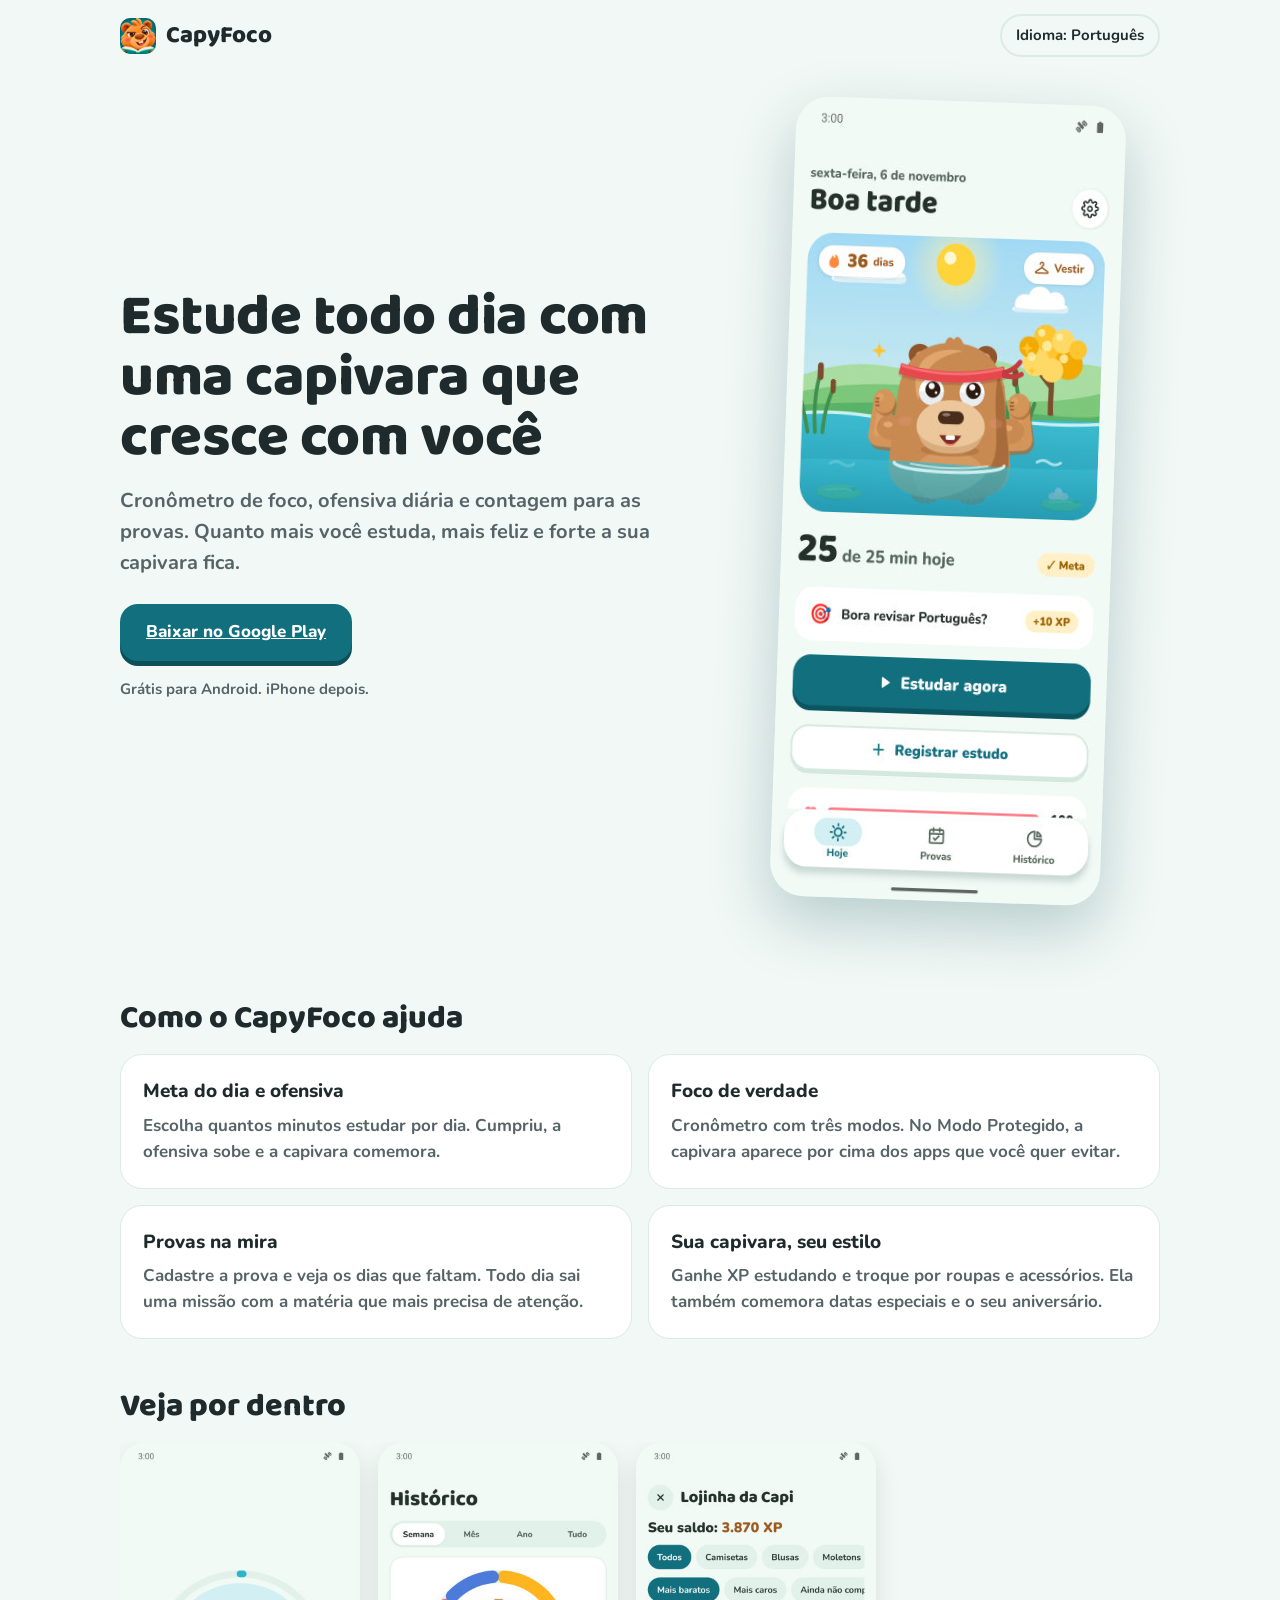
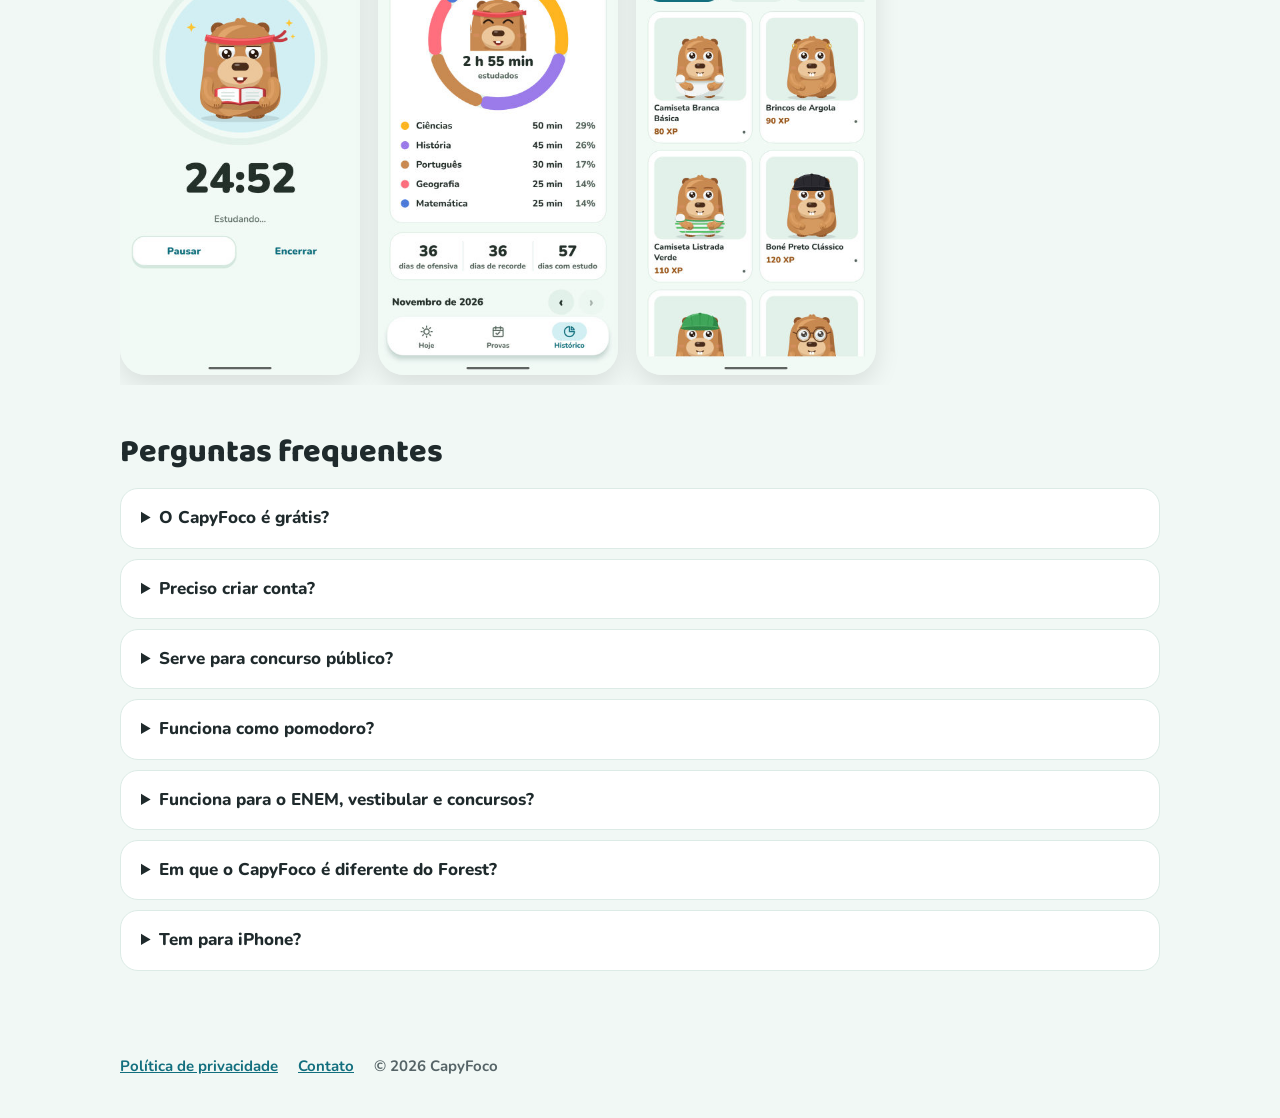
<file: index.html>
<!doctype html>
<html lang="pt-BR">
<head>
  <meta charset="utf-8">
  <meta name="viewport" content="width=device-width, initial-scale=1">
  <title>CapyFoco: app para estudar com capivara virtual</title>
  <meta name="description" content="App para estudar com uma capivara que cresce com você. Cronômetro de estudos estilo pomodoro, ofensiva e contagem para ENEM, vestibular e concursos. Grátis para Android.">
  <link rel="canonical" href="https://samdemendes21.github.io/capyfoco/">
  <link rel="alternate" hreflang="pt-BR" href="https://samdemendes21.github.io/capyfoco/">
  <link rel="alternate" hreflang="en" href="https://samdemendes21.github.io/capyfoco/en.html">
  <link rel="alternate" hreflang="es" href="https://samdemendes21.github.io/capyfoco/es.html">
  <link rel="alternate" hreflang="fr" href="https://samdemendes21.github.io/capyfoco/fr.html">
  <link rel="alternate" hreflang="ja" href="https://samdemendes21.github.io/capyfoco/ja.html">
  <link rel="alternate" hreflang="de" href="https://samdemendes21.github.io/capyfoco/de.html">
  <link rel="alternate" hreflang="ko" href="https://samdemendes21.github.io/capyfoco/ko.html">
  <link rel="alternate" hreflang="zh-TW" href="https://samdemendes21.github.io/capyfoco/zh.html">
  <link rel="alternate" hreflang="it" href="https://samdemendes21.github.io/capyfoco/it.html">
  <link rel="alternate" hreflang="nl" href="https://samdemendes21.github.io/capyfoco/nl.html">
  <link rel="alternate" hreflang="id" href="https://samdemendes21.github.io/capyfoco/id.html">
  <link rel="alternate" hreflang="tr" href="https://samdemendes21.github.io/capyfoco/tr.html">
  <link rel="alternate" hreflang="vi" href="https://samdemendes21.github.io/capyfoco/vi.html">
  <link rel="alternate" hreflang="x-default" href="https://samdemendes21.github.io/capyfoco/en.html">
  <link rel="icon" href="favicon.png">
  <meta property="og:type" content="website">
  <meta property="og:title" content="CapyFoco: app para estudar com capivara virtual">
  <meta property="og:description" content="App para estudar com uma capivara que cresce com você. Cronômetro de estudos estilo pomodoro, ofensiva e contagem para ENEM, vestibular e concursos. Grátis para Android.">
  <meta property="og:image" content="https://samdemendes21.github.io/capyfoco/img/pt-destaque.jpg">
  <meta property="og:url" content="https://samdemendes21.github.io/capyfoco/">
  <meta name="twitter:card" content="summary_large_image">
  <meta name="theme-color" content="#126F7E">
  <link rel="stylesheet" href="style.css">
  <script type="application/ld+json">[{"@context":"https://schema.org","@type":"MobileApplication","name":"CapyFoco","operatingSystem":"Android","applicationCategory":"EducationalApplication","description":"App para estudar com uma capivara que cresce com você. Cronômetro de estudos estilo pomodoro, ofensiva e contagem para ENEM, vestibular e concursos. Grátis para Android.","url":"https://samdemendes21.github.io/capyfoco/","inLanguage":"pt-BR","image":"https://samdemendes21.github.io/capyfoco/img/pt-destaque.jpg","offers":{"@type":"Offer","price":"0","priceCurrency":"USD"},"author":{"@type":"Person","name":"Samuel Mendes"},"installUrl":"https://play.google.com/store/apps/details?id=br.app.capyfoco"},{"@context":"https://schema.org","@type":"FAQPage","mainEntity":[{"@type":"Question","name":"O CapyFoco é grátis?","acceptedAnswer":{"@type":"Answer","text":"Sim. O app é grátis com anúncios. O Premium (opcional) tira os anúncios e libera o Modo Protegido, o silêncio de notificações no foco e 3 protetores de ofensiva por mês."}},{"@type":"Question","name":"Preciso criar conta?","acceptedAnswer":{"@type":"Answer","text":"Não. Seus dados ficam no seu celular. Se quiser, dá para sincronizar com o seu próprio Google Drive."}},{"@type":"Question","name":"Serve para concurso público?","acceptedAnswer":{"@type":"Answer","text":"Sim. Cadastre a data do concurso, estude com o cronômetro todo dia e acompanhe a ofensiva e o tempo por matéria no histórico."}},{"@type":"Question","name":"Funciona como pomodoro?","acceptedAnswer":{"@type":"Answer","text":"Sim. Você escolhe quantos minutos estudar (25 é o padrão do pomodoro), e o cronômetro segue contando mesmo com a tela bloqueada."}},{"@type":"Question","name":"Funciona para o ENEM, vestibular e concursos?","acceptedAnswer":{"@type":"Answer","text":"Sim. Você cadastra a data da prova, acompanha a contagem regressiva e recebe lembretes 7, 3 e 1 dia antes."}},{"@type":"Question","name":"Em que o CapyFoco é diferente do Forest?","acceptedAnswer":{"@type":"Answer","text":"No Forest você planta árvores. No CapyFoco você cuida de uma capivara que cresce com o seu estudo, com ofensiva diária, metas e contagem para provas, tudo no mesmo app."}},{"@type":"Question","name":"Tem para iPhone?","acceptedAnswer":{"@type":"Answer","text":"Por enquanto só Android. A versão para iPhone está nos planos."}}]}]</script>
</head>
<body>
  <header class="top">
    <a class="brand" href=""><img src="img/icon-192.png" alt="" width="36" height="36">CapyFoco</a>
    <details class="lang"><summary>Idioma: Português</summary><nav><a href="" aria-current="page" hreflang="pt-BR" lang="pt-BR">Português</a><a href="en.html" hreflang="en" lang="en">English</a><a href="es.html" hreflang="es" lang="es">Español</a><a href="fr.html" hreflang="fr" lang="fr">Français</a><a href="ja.html" hreflang="ja" lang="ja">日本語</a><a href="de.html" hreflang="de" lang="de">Deutsch</a><a href="ko.html" hreflang="ko" lang="ko">한국어</a><a href="zh.html" hreflang="zh-TW" lang="zh-TW">繁體中文</a><a href="it.html" hreflang="it" lang="it">Italiano</a><a href="nl.html" hreflang="nl" lang="nl">Nederlands</a><a href="id.html" hreflang="id" lang="id">Bahasa Indonesia</a><a href="tr.html" hreflang="tr" lang="tr">Türkçe</a><a href="vi.html" hreflang="vi" lang="vi">Tiếng Việt</a></nav></details>
  </header>
  <main>
    <section class="hero">
      <div class="hero-text">
        <h1>Estude todo dia com uma capivara que cresce com você</h1>
        <p class="sub">Cronômetro de foco, ofensiva diária e contagem para as provas. Quanto mais você estuda, mais feliz e forte a sua capivara fica.</p>
        <p class="cta"><a class="btn" href="https://play.google.com/store/apps/details?id=br.app.capyfoco&amp;hl=pt-BR" rel="noopener">Baixar no Google Play</a></p>
        <p class="note">Grátis para Android. iPhone depois.</p>
      </div>
      <img class="hero-img" src="img/pt-1hoje.jpg" alt="CapyFoco" width="360" height="800">
    </section>
    <section>
      <h2>Como o CapyFoco ajuda</h2>
      <div class="features"><article><h3>Meta do dia e ofensiva</h3><p>Escolha quantos minutos estudar por dia. Cumpriu, a ofensiva sobe e a capivara comemora.</p></article><article><h3>Foco de verdade</h3><p>Cronômetro com três modos. No Modo Protegido, a capivara aparece por cima dos apps que você quer evitar.</p></article><article><h3>Provas na mira</h3><p>Cadastre a prova e veja os dias que faltam. Todo dia sai uma missão com a matéria que mais precisa de atenção.</p></article><article><h3>Sua capivara, seu estilo</h3><p>Ganhe XP estudando e troque por roupas e acessórios. Ela também comemora datas especiais e o seu aniversário.</p></article></div>
    </section>
    <section>
      <h2>Veja por dentro</h2>
      <div class="shots"><img src="img/pt-3foco.jpg" alt="CapyFoco" width="360" height="800" loading="lazy"><img src="img/pt-5historico.jpg" alt="CapyFoco" width="360" height="800" loading="lazy"><img src="img/pt-4loja.jpg" alt="CapyFoco" width="360" height="800" loading="lazy"></div>
    </section>
    <section>
      <h2>Perguntas frequentes</h2>
      <div class="faq"><details><summary>O CapyFoco é grátis?</summary><p>Sim. O app é grátis com anúncios. O Premium (opcional) tira os anúncios e libera o Modo Protegido, o silêncio de notificações no foco e 3 protetores de ofensiva por mês.</p></details><details><summary>Preciso criar conta?</summary><p>Não. Seus dados ficam no seu celular. Se quiser, dá para sincronizar com o seu próprio Google Drive.</p></details><details><summary>Serve para concurso público?</summary><p>Sim. Cadastre a data do concurso, estude com o cronômetro todo dia e acompanhe a ofensiva e o tempo por matéria no histórico.</p></details><details><summary>Funciona como pomodoro?</summary><p>Sim. Você escolhe quantos minutos estudar (25 é o padrão do pomodoro), e o cronômetro segue contando mesmo com a tela bloqueada.</p></details><details><summary>Funciona para o ENEM, vestibular e concursos?</summary><p>Sim. Você cadastra a data da prova, acompanha a contagem regressiva e recebe lembretes 7, 3 e 1 dia antes.</p></details><details><summary>Em que o CapyFoco é diferente do Forest?</summary><p>No Forest você planta árvores. No CapyFoco você cuida de uma capivara que cresce com o seu estudo, com ofensiva diária, metas e contagem para provas, tudo no mesmo app.</p></details><details><summary>Tem para iPhone?</summary><p>Por enquanto só Android. A versão para iPhone está nos planos.</p></details></div>
    </section>
  </main>
  <footer>
    <a href="https://samdemendes21.github.io/capyapps/capyfoco/privacidade/">Política de privacidade</a>
    <a href="mailto:osamdemendes@gmail.com">Contato</a>
    <span>© 2026 CapyFoco</span>
  </footer>
</body>
</html>
</file>
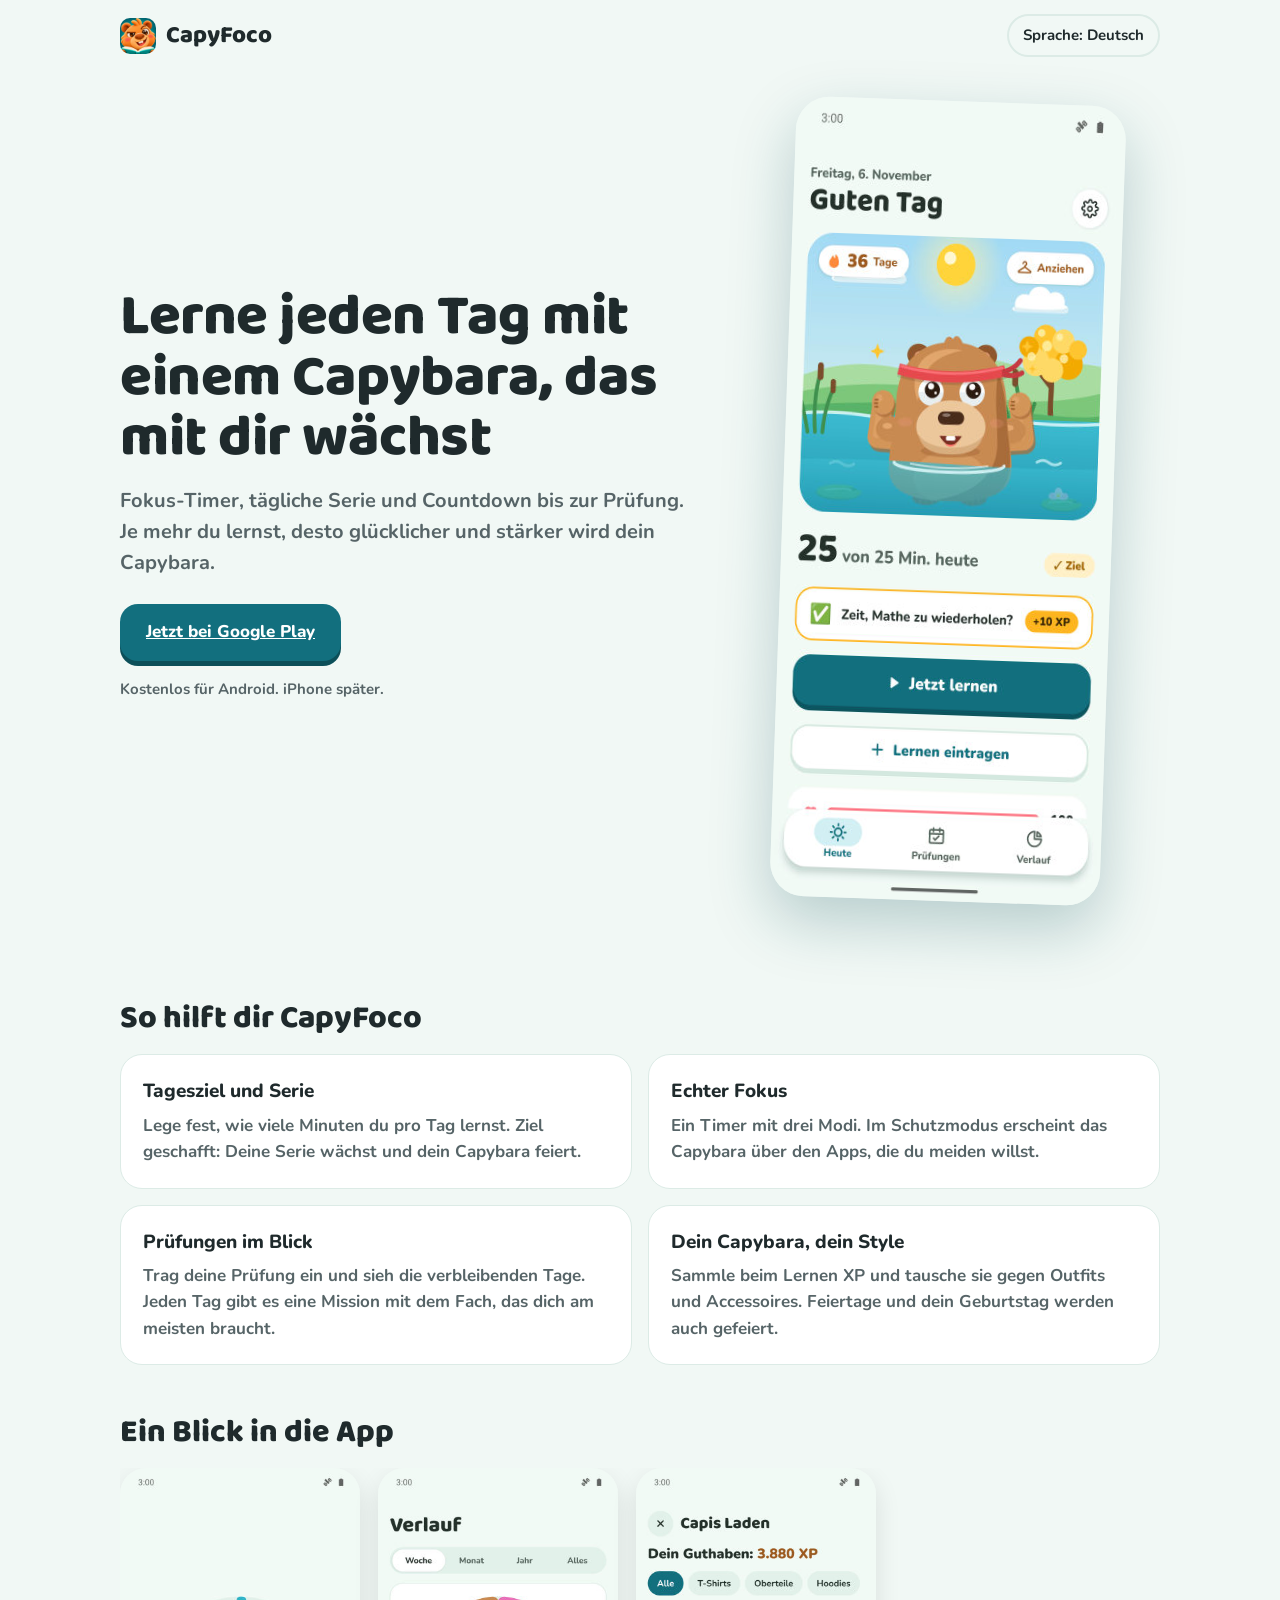
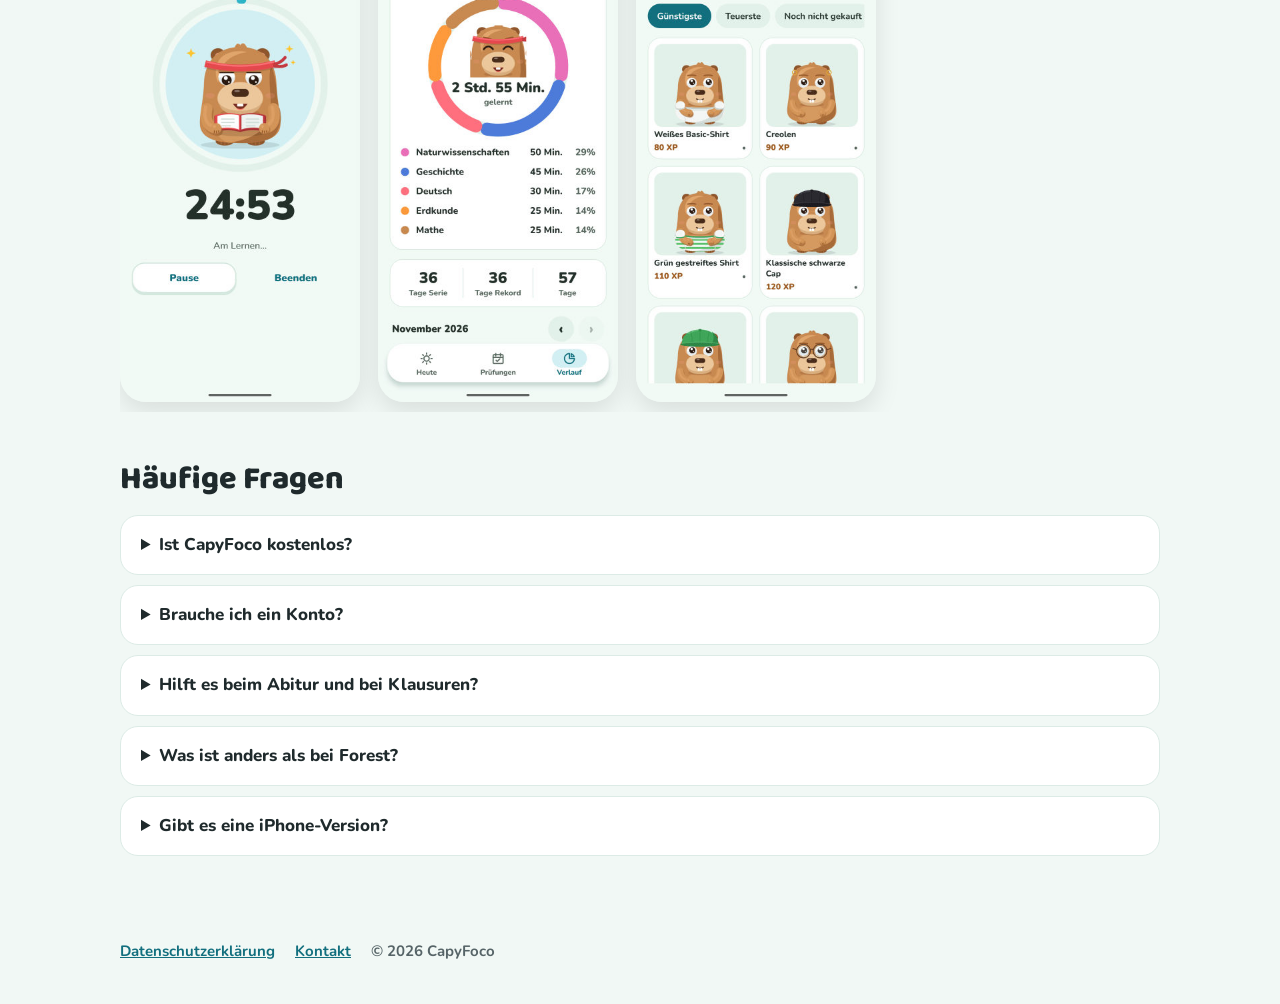
<file: de.html>
<!doctype html>
<html lang="de">
<head>
  <meta charset="utf-8">
  <meta name="viewport" content="width=device-width, initial-scale=1">
  <title>CapyFoco: Lern-App mit virtuellem Capybara</title>
  <meta name="description" content="Lerne jeden Tag mit einem Capybara, das mit dir wächst. Fokus-Timer, Lernserie, Countdown bis zur Prüfung und ein Modus, der ablenkende Apps pausiert. Kostenlos für Android.">
  <link rel="canonical" href="https://samdemendes21.github.io/capyfoco/de.html">
  <link rel="alternate" hreflang="pt-BR" href="https://samdemendes21.github.io/capyfoco/">
  <link rel="alternate" hreflang="en" href="https://samdemendes21.github.io/capyfoco/en.html">
  <link rel="alternate" hreflang="es" href="https://samdemendes21.github.io/capyfoco/es.html">
  <link rel="alternate" hreflang="fr" href="https://samdemendes21.github.io/capyfoco/fr.html">
  <link rel="alternate" hreflang="ja" href="https://samdemendes21.github.io/capyfoco/ja.html">
  <link rel="alternate" hreflang="de" href="https://samdemendes21.github.io/capyfoco/de.html">
  <link rel="alternate" hreflang="ko" href="https://samdemendes21.github.io/capyfoco/ko.html">
  <link rel="alternate" hreflang="zh-TW" href="https://samdemendes21.github.io/capyfoco/zh.html">
  <link rel="alternate" hreflang="it" href="https://samdemendes21.github.io/capyfoco/it.html">
  <link rel="alternate" hreflang="nl" href="https://samdemendes21.github.io/capyfoco/nl.html">
  <link rel="alternate" hreflang="id" href="https://samdemendes21.github.io/capyfoco/id.html">
  <link rel="alternate" hreflang="tr" href="https://samdemendes21.github.io/capyfoco/tr.html">
  <link rel="alternate" hreflang="vi" href="https://samdemendes21.github.io/capyfoco/vi.html">
  <link rel="alternate" hreflang="x-default" href="https://samdemendes21.github.io/capyfoco/en.html">
  <link rel="icon" href="favicon.png">
  <meta property="og:type" content="website">
  <meta property="og:title" content="CapyFoco: Lern-App mit virtuellem Capybara">
  <meta property="og:description" content="Lerne jeden Tag mit einem Capybara, das mit dir wächst. Fokus-Timer, Lernserie, Countdown bis zur Prüfung und ein Modus, der ablenkende Apps pausiert. Kostenlos für Android.">
  <meta property="og:image" content="https://samdemendes21.github.io/capyfoco/img/de-destaque.jpg">
  <meta property="og:url" content="https://samdemendes21.github.io/capyfoco/de.html">
  <meta name="twitter:card" content="summary_large_image">
  <meta name="theme-color" content="#126F7E">
  <link rel="stylesheet" href="style.css">
  <script type="application/ld+json">[{"@context":"https://schema.org","@type":"MobileApplication","name":"CapyFoco","operatingSystem":"Android","applicationCategory":"EducationalApplication","description":"Lerne jeden Tag mit einem Capybara, das mit dir wächst. Fokus-Timer, Lernserie, Countdown bis zur Prüfung und ein Modus, der ablenkende Apps pausiert. Kostenlos für Android.","url":"https://samdemendes21.github.io/capyfoco/de.html","inLanguage":"de","image":"https://samdemendes21.github.io/capyfoco/img/de-destaque.jpg","offers":{"@type":"Offer","price":"0","priceCurrency":"USD"},"author":{"@type":"Person","name":"Samuel Mendes"},"installUrl":"https://play.google.com/store/apps/details?id=br.app.capyfoco"},{"@context":"https://schema.org","@type":"FAQPage","mainEntity":[{"@type":"Question","name":"Ist CapyFoco kostenlos?","acceptedAnswer":{"@type":"Answer","text":"Ja. Die App ist kostenlos mit Werbung. Premium (optional) entfernt die Werbung und schaltet den Schutzmodus, stumme Benachrichtigungen beim Lernen und 3 Serien-Schilde pro Monat frei."}},{"@type":"Question","name":"Brauche ich ein Konto?","acceptedAnswer":{"@type":"Answer","text":"Nein. Deine Daten bleiben auf deinem Handy. Wenn du willst, kannst du sie mit deinem eigenen Google Drive synchronisieren."}},{"@type":"Question","name":"Hilft es beim Abitur und bei Klausuren?","acceptedAnswer":{"@type":"Answer","text":"Ja. Trag das Prüfungsdatum ein, verfolge den Countdown und bekomme Erinnerungen 7, 3 und 1 Tag vorher."}},{"@type":"Question","name":"Was ist anders als bei Forest?","acceptedAnswer":{"@type":"Answer","text":"Bei Forest pflanzt du Bäume. Bei CapyFoco kümmerst du dich um ein Capybara, das mit deinem Lernen wächst, mit Tagesserie, Zielen und Prüfungs-Countdown in einer App."}},{"@type":"Question","name":"Gibt es eine iPhone-Version?","acceptedAnswer":{"@type":"Answer","text":"Im Moment nur Android. Eine iPhone-Version ist geplant."}}]}]</script>
</head>
<body>
  <header class="top">
    <a class="brand" href="de.html"><img src="img/icon-192.png" alt="" width="36" height="36">CapyFoco</a>
    <details class="lang"><summary>Sprache: Deutsch</summary><nav><a href="" hreflang="pt-BR" lang="pt-BR">Português</a><a href="en.html" hreflang="en" lang="en">English</a><a href="es.html" hreflang="es" lang="es">Español</a><a href="fr.html" hreflang="fr" lang="fr">Français</a><a href="ja.html" hreflang="ja" lang="ja">日本語</a><a href="de.html" aria-current="page" hreflang="de" lang="de">Deutsch</a><a href="ko.html" hreflang="ko" lang="ko">한국어</a><a href="zh.html" hreflang="zh-TW" lang="zh-TW">繁體中文</a><a href="it.html" hreflang="it" lang="it">Italiano</a><a href="nl.html" hreflang="nl" lang="nl">Nederlands</a><a href="id.html" hreflang="id" lang="id">Bahasa Indonesia</a><a href="tr.html" hreflang="tr" lang="tr">Türkçe</a><a href="vi.html" hreflang="vi" lang="vi">Tiếng Việt</a></nav></details>
  </header>
  <main>
    <section class="hero">
      <div class="hero-text">
        <h1>Lerne jeden Tag mit einem Capybara, das mit dir wächst</h1>
        <p class="sub">Fokus-Timer, tägliche Serie und Countdown bis zur Prüfung. Je mehr du lernst, desto glücklicher und stärker wird dein Capybara.</p>
        <p class="cta"><a class="btn" href="https://play.google.com/store/apps/details?id=br.app.capyfoco&amp;hl=de" rel="noopener">Jetzt bei Google Play</a></p>
        <p class="note">Kostenlos für Android. iPhone später.</p>
      </div>
      <img class="hero-img" src="img/de-1hoje.jpg" alt="CapyFoco" width="360" height="800">
    </section>
    <section>
      <h2>So hilft dir CapyFoco</h2>
      <div class="features"><article><h3>Tagesziel und Serie</h3><p>Lege fest, wie viele Minuten du pro Tag lernst. Ziel geschafft: Deine Serie wächst und dein Capybara feiert.</p></article><article><h3>Echter Fokus</h3><p>Ein Timer mit drei Modi. Im Schutzmodus erscheint das Capybara über den Apps, die du meiden willst.</p></article><article><h3>Prüfungen im Blick</h3><p>Trag deine Prüfung ein und sieh die verbleibenden Tage. Jeden Tag gibt es eine Mission mit dem Fach, das dich am meisten braucht.</p></article><article><h3>Dein Capybara, dein Style</h3><p>Sammle beim Lernen XP und tausche sie gegen Outfits und Accessoires. Feiertage und dein Geburtstag werden auch gefeiert.</p></article></div>
    </section>
    <section>
      <h2>Ein Blick in die App</h2>
      <div class="shots"><img src="img/de-3foco.jpg" alt="CapyFoco" width="360" height="800" loading="lazy"><img src="img/de-5historico.jpg" alt="CapyFoco" width="360" height="800" loading="lazy"><img src="img/de-4loja.jpg" alt="CapyFoco" width="360" height="800" loading="lazy"></div>
    </section>
    <section>
      <h2>Häufige Fragen</h2>
      <div class="faq"><details><summary>Ist CapyFoco kostenlos?</summary><p>Ja. Die App ist kostenlos mit Werbung. Premium (optional) entfernt die Werbung und schaltet den Schutzmodus, stumme Benachrichtigungen beim Lernen und 3 Serien-Schilde pro Monat frei.</p></details><details><summary>Brauche ich ein Konto?</summary><p>Nein. Deine Daten bleiben auf deinem Handy. Wenn du willst, kannst du sie mit deinem eigenen Google Drive synchronisieren.</p></details><details><summary>Hilft es beim Abitur und bei Klausuren?</summary><p>Ja. Trag das Prüfungsdatum ein, verfolge den Countdown und bekomme Erinnerungen 7, 3 und 1 Tag vorher.</p></details><details><summary>Was ist anders als bei Forest?</summary><p>Bei Forest pflanzt du Bäume. Bei CapyFoco kümmerst du dich um ein Capybara, das mit deinem Lernen wächst, mit Tagesserie, Zielen und Prüfungs-Countdown in einer App.</p></details><details><summary>Gibt es eine iPhone-Version?</summary><p>Im Moment nur Android. Eine iPhone-Version ist geplant.</p></details></div>
    </section>
  </main>
  <footer>
    <a href="https://samdemendes21.github.io/capyapps/capyfoco/privacidade/">Datenschutzerklärung</a>
    <a href="mailto:osamdemendes@gmail.com">Kontakt</a>
    <span>© 2026 CapyFoco</span>
  </footer>
</body>
</html>
</file>
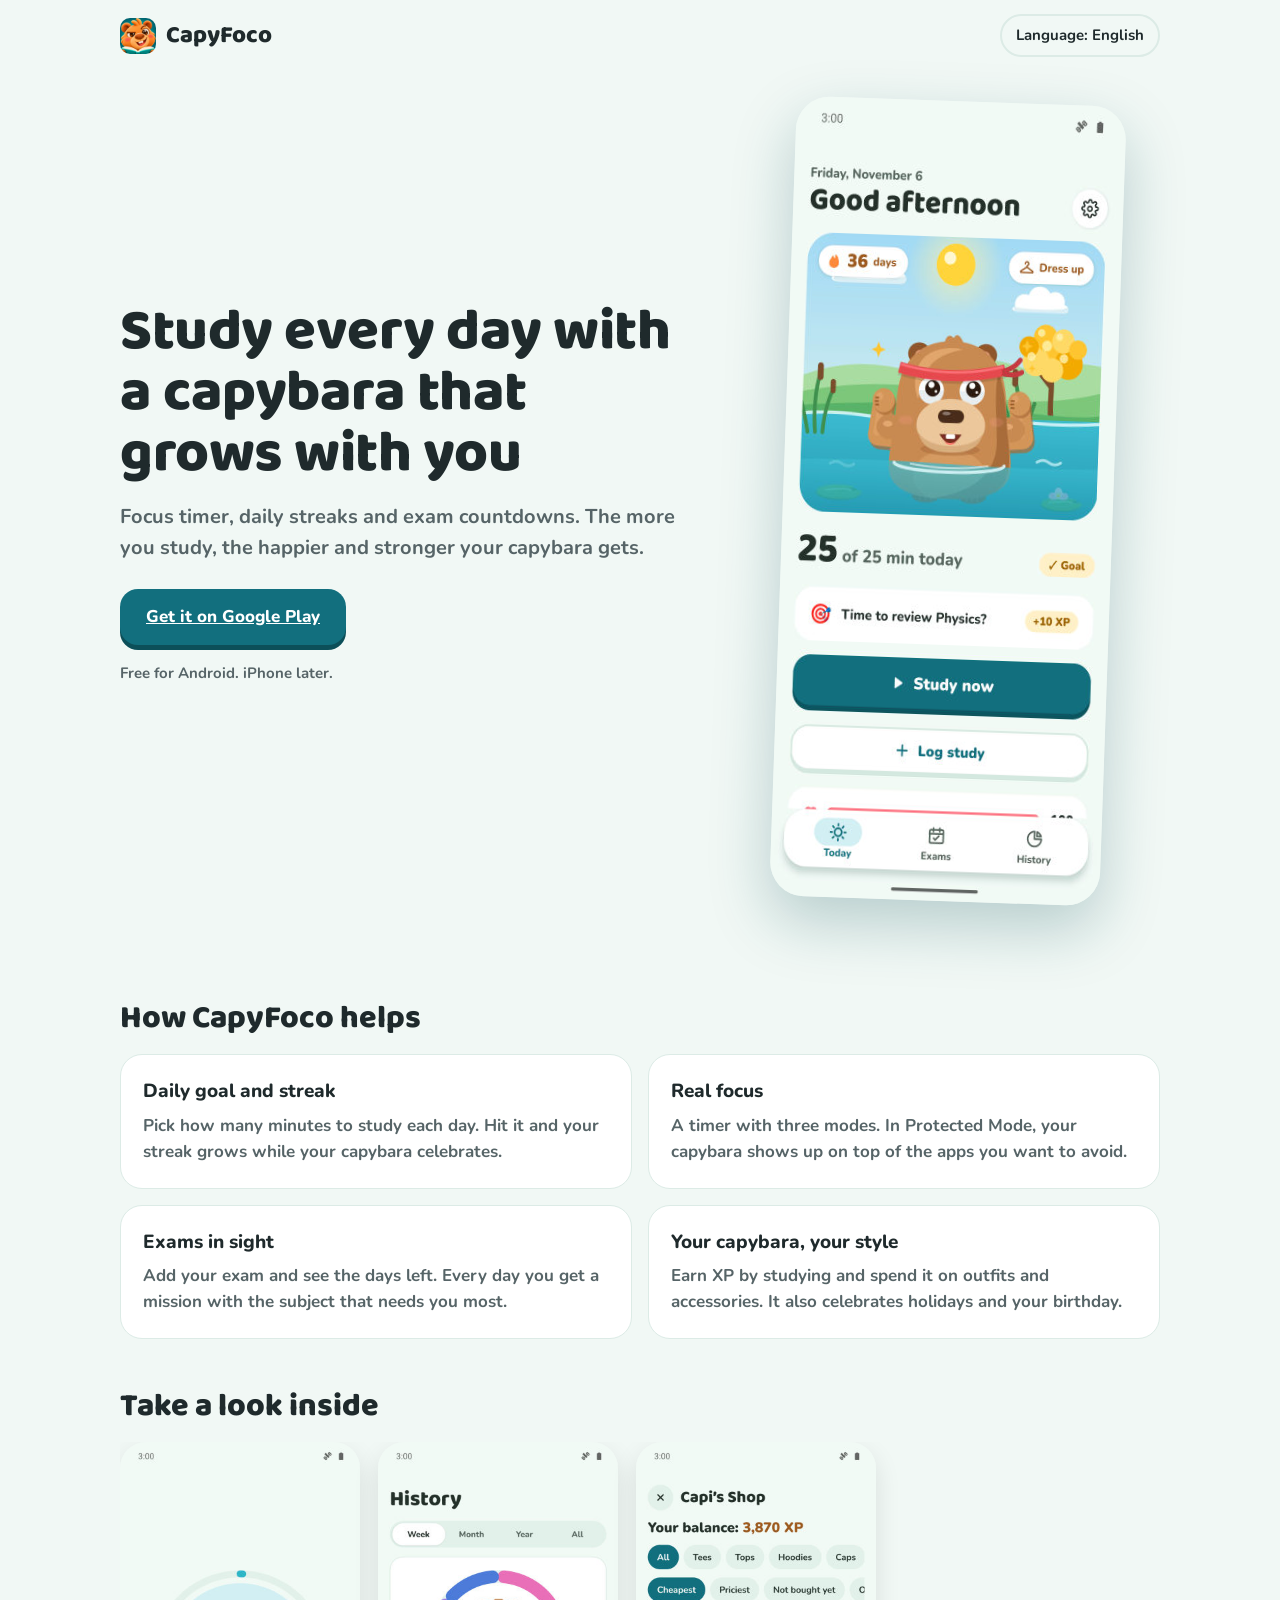
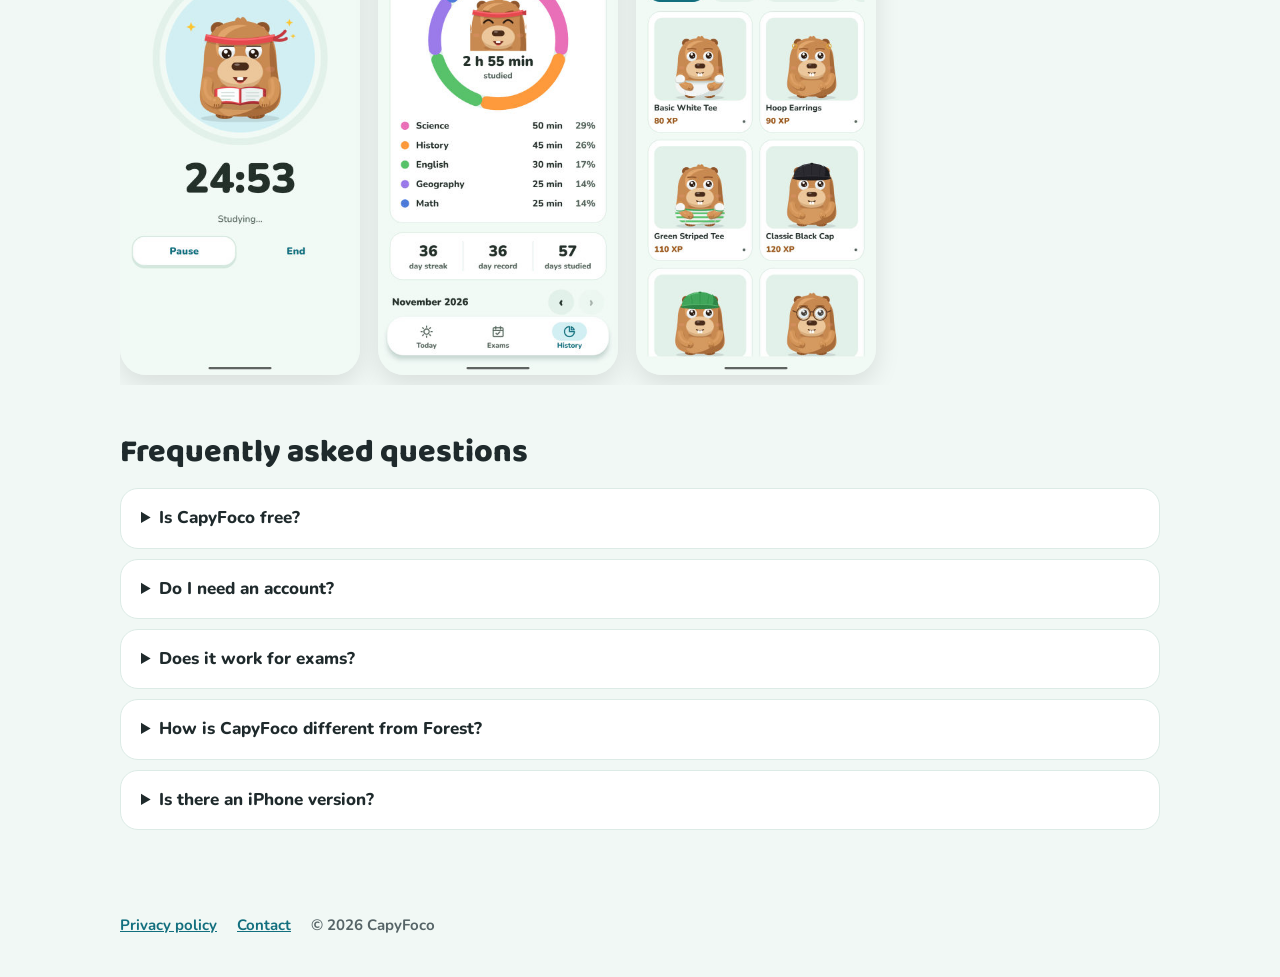
<file: en.html>
<!doctype html>
<html lang="en">
<head>
  <meta charset="utf-8">
  <meta name="viewport" content="width=device-width, initial-scale=1">
  <title>CapyFoco: study app with a virtual capybara</title>
  <meta name="description" content="Study every day with a capybara that grows with you. Focus timer, study streaks, exam countdowns and a mode that pauses distracting apps. Free for Android.">
  <link rel="canonical" href="https://samdemendes21.github.io/capyfoco/en.html">
  <link rel="alternate" hreflang="pt-BR" href="https://samdemendes21.github.io/capyfoco/">
  <link rel="alternate" hreflang="en" href="https://samdemendes21.github.io/capyfoco/en.html">
  <link rel="alternate" hreflang="es" href="https://samdemendes21.github.io/capyfoco/es.html">
  <link rel="alternate" hreflang="fr" href="https://samdemendes21.github.io/capyfoco/fr.html">
  <link rel="alternate" hreflang="ja" href="https://samdemendes21.github.io/capyfoco/ja.html">
  <link rel="alternate" hreflang="de" href="https://samdemendes21.github.io/capyfoco/de.html">
  <link rel="alternate" hreflang="ko" href="https://samdemendes21.github.io/capyfoco/ko.html">
  <link rel="alternate" hreflang="zh-TW" href="https://samdemendes21.github.io/capyfoco/zh.html">
  <link rel="alternate" hreflang="it" href="https://samdemendes21.github.io/capyfoco/it.html">
  <link rel="alternate" hreflang="nl" href="https://samdemendes21.github.io/capyfoco/nl.html">
  <link rel="alternate" hreflang="id" href="https://samdemendes21.github.io/capyfoco/id.html">
  <link rel="alternate" hreflang="tr" href="https://samdemendes21.github.io/capyfoco/tr.html">
  <link rel="alternate" hreflang="vi" href="https://samdemendes21.github.io/capyfoco/vi.html">
  <link rel="alternate" hreflang="x-default" href="https://samdemendes21.github.io/capyfoco/en.html">
  <link rel="icon" href="favicon.png">
  <meta property="og:type" content="website">
  <meta property="og:title" content="CapyFoco: study app with a virtual capybara">
  <meta property="og:description" content="Study every day with a capybara that grows with you. Focus timer, study streaks, exam countdowns and a mode that pauses distracting apps. Free for Android.">
  <meta property="og:image" content="https://samdemendes21.github.io/capyfoco/img/en-destaque.jpg">
  <meta property="og:url" content="https://samdemendes21.github.io/capyfoco/en.html">
  <meta name="twitter:card" content="summary_large_image">
  <meta name="theme-color" content="#126F7E">
  <link rel="stylesheet" href="style.css">
  <script type="application/ld+json">[{"@context":"https://schema.org","@type":"MobileApplication","name":"CapyFoco","operatingSystem":"Android","applicationCategory":"EducationalApplication","description":"Study every day with a capybara that grows with you. Focus timer, study streaks, exam countdowns and a mode that pauses distracting apps. Free for Android.","url":"https://samdemendes21.github.io/capyfoco/en.html","inLanguage":"en","image":"https://samdemendes21.github.io/capyfoco/img/en-destaque.jpg","offers":{"@type":"Offer","price":"0","priceCurrency":"USD"},"author":{"@type":"Person","name":"Samuel Mendes"},"installUrl":"https://play.google.com/store/apps/details?id=br.app.capyfoco"},{"@context":"https://schema.org","@type":"FAQPage","mainEntity":[{"@type":"Question","name":"Is CapyFoco free?","acceptedAnswer":{"@type":"Answer","text":"Yes. The app is free with ads. Premium (optional) removes ads and unlocks Protected Mode, silenced notifications while you focus and 3 streak shields per month."}},{"@type":"Question","name":"Do I need an account?","acceptedAnswer":{"@type":"Answer","text":"No. Your data stays on your phone. You can sync it to your own Google Drive if you want."}},{"@type":"Question","name":"Does it work for exams?","acceptedAnswer":{"@type":"Answer","text":"Yes. Add your exam date, follow the countdown and get reminders 7, 3 and 1 day before."}},{"@type":"Question","name":"How is CapyFoco different from Forest?","acceptedAnswer":{"@type":"Answer","text":"In Forest you grow trees. In CapyFoco you look after a capybara that grows as you study, with daily streaks, goals and exam countdowns in one app."}},{"@type":"Question","name":"Is there an iPhone version?","acceptedAnswer":{"@type":"Answer","text":"Android only for now. An iPhone version is planned."}}]}]</script>
</head>
<body>
  <header class="top">
    <a class="brand" href="en.html"><img src="img/icon-192.png" alt="" width="36" height="36">CapyFoco</a>
    <details class="lang"><summary>Language: English</summary><nav><a href="" hreflang="pt-BR" lang="pt-BR">Português</a><a href="en.html" aria-current="page" hreflang="en" lang="en">English</a><a href="es.html" hreflang="es" lang="es">Español</a><a href="fr.html" hreflang="fr" lang="fr">Français</a><a href="ja.html" hreflang="ja" lang="ja">日本語</a><a href="de.html" hreflang="de" lang="de">Deutsch</a><a href="ko.html" hreflang="ko" lang="ko">한국어</a><a href="zh.html" hreflang="zh-TW" lang="zh-TW">繁體中文</a><a href="it.html" hreflang="it" lang="it">Italiano</a><a href="nl.html" hreflang="nl" lang="nl">Nederlands</a><a href="id.html" hreflang="id" lang="id">Bahasa Indonesia</a><a href="tr.html" hreflang="tr" lang="tr">Türkçe</a><a href="vi.html" hreflang="vi" lang="vi">Tiếng Việt</a></nav></details>
  </header>
  <main>
    <section class="hero">
      <div class="hero-text">
        <h1>Study every day with a capybara that grows with you</h1>
        <p class="sub">Focus timer, daily streaks and exam countdowns. The more you study, the happier and stronger your capybara gets.</p>
        <p class="cta"><a class="btn" href="https://play.google.com/store/apps/details?id=br.app.capyfoco&amp;hl=en" rel="noopener">Get it on Google Play</a></p>
        <p class="note">Free for Android. iPhone later.</p>
      </div>
      <img class="hero-img" src="img/en-1hoje.jpg" alt="CapyFoco" width="360" height="800">
    </section>
    <section>
      <h2>How CapyFoco helps</h2>
      <div class="features"><article><h3>Daily goal and streak</h3><p>Pick how many minutes to study each day. Hit it and your streak grows while your capybara celebrates.</p></article><article><h3>Real focus</h3><p>A timer with three modes. In Protected Mode, your capybara shows up on top of the apps you want to avoid.</p></article><article><h3>Exams in sight</h3><p>Add your exam and see the days left. Every day you get a mission with the subject that needs you most.</p></article><article><h3>Your capybara, your style</h3><p>Earn XP by studying and spend it on outfits and accessories. It also celebrates holidays and your birthday.</p></article></div>
    </section>
    <section>
      <h2>Take a look inside</h2>
      <div class="shots"><img src="img/en-3foco.jpg" alt="CapyFoco" width="360" height="800" loading="lazy"><img src="img/en-5historico.jpg" alt="CapyFoco" width="360" height="800" loading="lazy"><img src="img/en-4loja.jpg" alt="CapyFoco" width="360" height="800" loading="lazy"></div>
    </section>
    <section>
      <h2>Frequently asked questions</h2>
      <div class="faq"><details><summary>Is CapyFoco free?</summary><p>Yes. The app is free with ads. Premium (optional) removes ads and unlocks Protected Mode, silenced notifications while you focus and 3 streak shields per month.</p></details><details><summary>Do I need an account?</summary><p>No. Your data stays on your phone. You can sync it to your own Google Drive if you want.</p></details><details><summary>Does it work for exams?</summary><p>Yes. Add your exam date, follow the countdown and get reminders 7, 3 and 1 day before.</p></details><details><summary>How is CapyFoco different from Forest?</summary><p>In Forest you grow trees. In CapyFoco you look after a capybara that grows as you study, with daily streaks, goals and exam countdowns in one app.</p></details><details><summary>Is there an iPhone version?</summary><p>Android only for now. An iPhone version is planned.</p></details></div>
    </section>
  </main>
  <footer>
    <a href="https://samdemendes21.github.io/capyapps/capyfoco/privacidade/">Privacy policy</a>
    <a href="mailto:osamdemendes@gmail.com">Contact</a>
    <span>© 2026 CapyFoco</span>
  </footer>
</body>
</html>
</file>
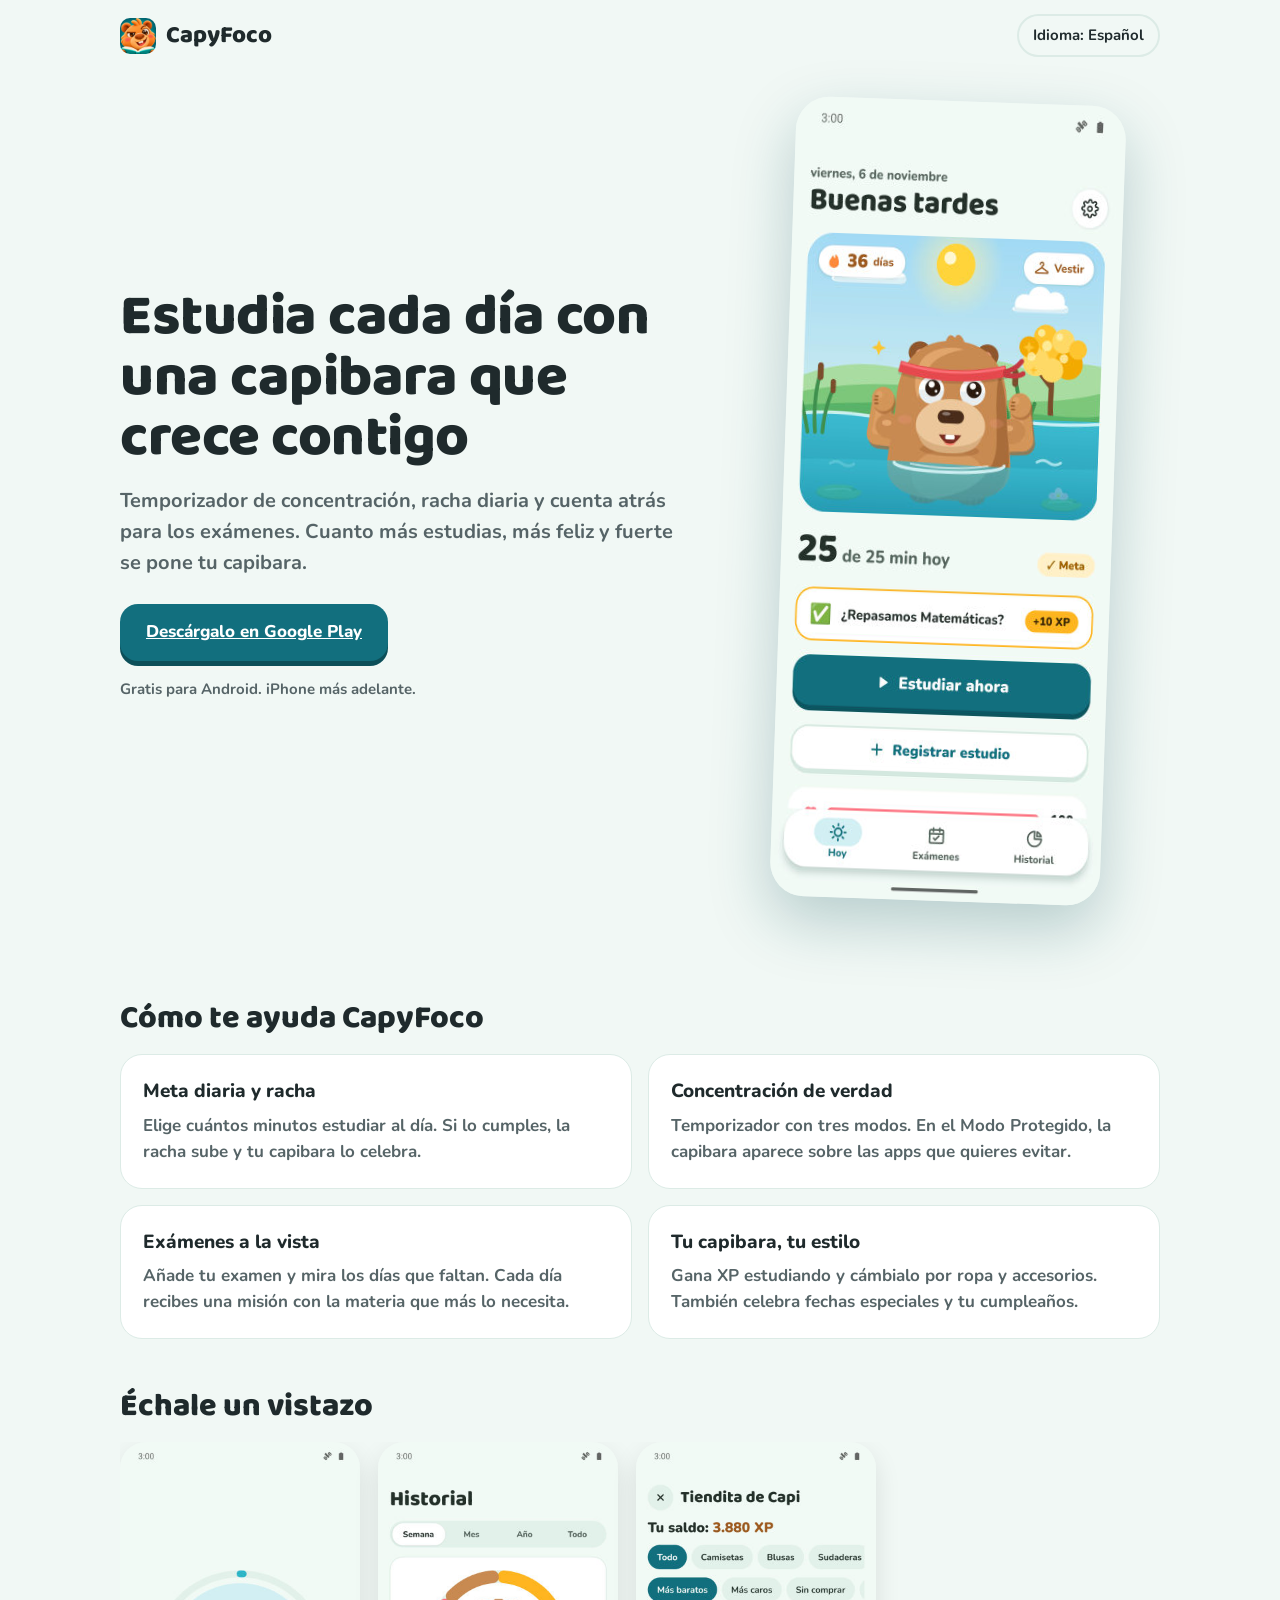
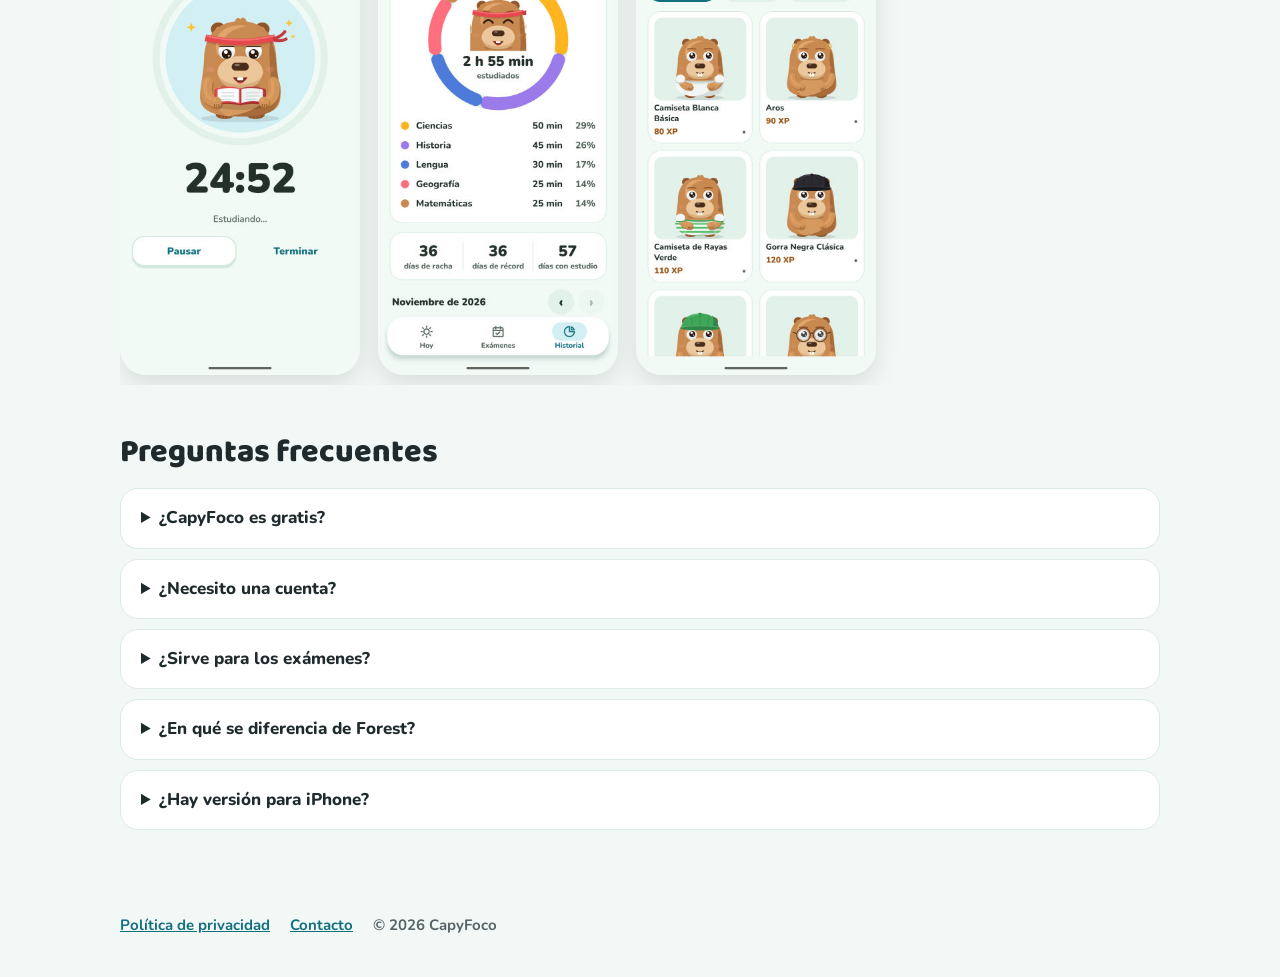
<file: es.html>
<!doctype html>
<html lang="es">
<head>
  <meta charset="utf-8">
  <meta name="viewport" content="width=device-width, initial-scale=1">
  <title>CapyFoco: app de estudio con una capibara virtual</title>
  <meta name="description" content="Estudia cada día con una capibara que crece contigo. Temporizador de concentración, racha de estudio, cuenta atrás para exámenes y un modo que pausa las apps que distraen. Gratis para Android.">
  <link rel="canonical" href="https://samdemendes21.github.io/capyfoco/es.html">
  <link rel="alternate" hreflang="pt-BR" href="https://samdemendes21.github.io/capyfoco/">
  <link rel="alternate" hreflang="en" href="https://samdemendes21.github.io/capyfoco/en.html">
  <link rel="alternate" hreflang="es" href="https://samdemendes21.github.io/capyfoco/es.html">
  <link rel="alternate" hreflang="fr" href="https://samdemendes21.github.io/capyfoco/fr.html">
  <link rel="alternate" hreflang="ja" href="https://samdemendes21.github.io/capyfoco/ja.html">
  <link rel="alternate" hreflang="de" href="https://samdemendes21.github.io/capyfoco/de.html">
  <link rel="alternate" hreflang="ko" href="https://samdemendes21.github.io/capyfoco/ko.html">
  <link rel="alternate" hreflang="zh-TW" href="https://samdemendes21.github.io/capyfoco/zh.html">
  <link rel="alternate" hreflang="it" href="https://samdemendes21.github.io/capyfoco/it.html">
  <link rel="alternate" hreflang="nl" href="https://samdemendes21.github.io/capyfoco/nl.html">
  <link rel="alternate" hreflang="id" href="https://samdemendes21.github.io/capyfoco/id.html">
  <link rel="alternate" hreflang="tr" href="https://samdemendes21.github.io/capyfoco/tr.html">
  <link rel="alternate" hreflang="vi" href="https://samdemendes21.github.io/capyfoco/vi.html">
  <link rel="alternate" hreflang="x-default" href="https://samdemendes21.github.io/capyfoco/en.html">
  <link rel="icon" href="favicon.png">
  <meta property="og:type" content="website">
  <meta property="og:title" content="CapyFoco: app de estudio con una capibara virtual">
  <meta property="og:description" content="Estudia cada día con una capibara que crece contigo. Temporizador de concentración, racha de estudio, cuenta atrás para exámenes y un modo que pausa las apps que distraen. Gratis para Android.">
  <meta property="og:image" content="https://samdemendes21.github.io/capyfoco/img/es-destaque.jpg">
  <meta property="og:url" content="https://samdemendes21.github.io/capyfoco/es.html">
  <meta name="twitter:card" content="summary_large_image">
  <meta name="theme-color" content="#126F7E">
  <link rel="stylesheet" href="style.css">
  <script type="application/ld+json">[{"@context":"https://schema.org","@type":"MobileApplication","name":"CapyFoco","operatingSystem":"Android","applicationCategory":"EducationalApplication","description":"Estudia cada día con una capibara que crece contigo. Temporizador de concentración, racha de estudio, cuenta atrás para exámenes y un modo que pausa las apps que distraen. Gratis para Android.","url":"https://samdemendes21.github.io/capyfoco/es.html","inLanguage":"es","image":"https://samdemendes21.github.io/capyfoco/img/es-destaque.jpg","offers":{"@type":"Offer","price":"0","priceCurrency":"USD"},"author":{"@type":"Person","name":"Samuel Mendes"},"installUrl":"https://play.google.com/store/apps/details?id=br.app.capyfoco"},{"@context":"https://schema.org","@type":"FAQPage","mainEntity":[{"@type":"Question","name":"¿CapyFoco es gratis?","acceptedAnswer":{"@type":"Answer","text":"Sí. La app es gratis con anuncios. Premium (opcional) quita los anuncios y desbloquea el Modo Protegido, silenciar notificaciones al concentrarte y 3 protectores de racha al mes."}},{"@type":"Question","name":"¿Necesito una cuenta?","acceptedAnswer":{"@type":"Answer","text":"No. Tus datos se quedan en tu móvil. Si quieres, puedes sincronizarlos con tu propio Google Drive."}},{"@type":"Question","name":"¿Sirve para los exámenes?","acceptedAnswer":{"@type":"Answer","text":"Sí. Añade la fecha del examen, sigue la cuenta atrás y recibe recordatorios 7, 3 y 1 día antes."}},{"@type":"Question","name":"¿En qué se diferencia de Forest?","acceptedAnswer":{"@type":"Answer","text":"En Forest plantas árboles. En CapyFoco cuidas una capibara que crece con tu estudio, con racha diaria, metas y cuenta atrás para exámenes en una sola app."}},{"@type":"Question","name":"¿Hay versión para iPhone?","acceptedAnswer":{"@type":"Answer","text":"Por ahora solo Android. La versión para iPhone está en los planes."}}]}]</script>
</head>
<body>
  <header class="top">
    <a class="brand" href="es.html"><img src="img/icon-192.png" alt="" width="36" height="36">CapyFoco</a>
    <details class="lang"><summary>Idioma: Español</summary><nav><a href="" hreflang="pt-BR" lang="pt-BR">Português</a><a href="en.html" hreflang="en" lang="en">English</a><a href="es.html" aria-current="page" hreflang="es" lang="es">Español</a><a href="fr.html" hreflang="fr" lang="fr">Français</a><a href="ja.html" hreflang="ja" lang="ja">日本語</a><a href="de.html" hreflang="de" lang="de">Deutsch</a><a href="ko.html" hreflang="ko" lang="ko">한국어</a><a href="zh.html" hreflang="zh-TW" lang="zh-TW">繁體中文</a><a href="it.html" hreflang="it" lang="it">Italiano</a><a href="nl.html" hreflang="nl" lang="nl">Nederlands</a><a href="id.html" hreflang="id" lang="id">Bahasa Indonesia</a><a href="tr.html" hreflang="tr" lang="tr">Türkçe</a><a href="vi.html" hreflang="vi" lang="vi">Tiếng Việt</a></nav></details>
  </header>
  <main>
    <section class="hero">
      <div class="hero-text">
        <h1>Estudia cada día con una capibara que crece contigo</h1>
        <p class="sub">Temporizador de concentración, racha diaria y cuenta atrás para los exámenes. Cuanto más estudias, más feliz y fuerte se pone tu capibara.</p>
        <p class="cta"><a class="btn" href="https://play.google.com/store/apps/details?id=br.app.capyfoco&amp;hl=es" rel="noopener">Descárgalo en Google Play</a></p>
        <p class="note">Gratis para Android. iPhone más adelante.</p>
      </div>
      <img class="hero-img" src="img/es-1hoje.jpg" alt="CapyFoco" width="360" height="800">
    </section>
    <section>
      <h2>Cómo te ayuda CapyFoco</h2>
      <div class="features"><article><h3>Meta diaria y racha</h3><p>Elige cuántos minutos estudiar al día. Si lo cumples, la racha sube y tu capibara lo celebra.</p></article><article><h3>Concentración de verdad</h3><p>Temporizador con tres modos. En el Modo Protegido, la capibara aparece sobre las apps que quieres evitar.</p></article><article><h3>Exámenes a la vista</h3><p>Añade tu examen y mira los días que faltan. Cada día recibes una misión con la materia que más lo necesita.</p></article><article><h3>Tu capibara, tu estilo</h3><p>Gana XP estudiando y cámbialo por ropa y accesorios. También celebra fechas especiales y tu cumpleaños.</p></article></div>
    </section>
    <section>
      <h2>Échale un vistazo</h2>
      <div class="shots"><img src="img/es-3foco.jpg" alt="CapyFoco" width="360" height="800" loading="lazy"><img src="img/es-5historico.jpg" alt="CapyFoco" width="360" height="800" loading="lazy"><img src="img/es-4loja.jpg" alt="CapyFoco" width="360" height="800" loading="lazy"></div>
    </section>
    <section>
      <h2>Preguntas frecuentes</h2>
      <div class="faq"><details><summary>¿CapyFoco es gratis?</summary><p>Sí. La app es gratis con anuncios. Premium (opcional) quita los anuncios y desbloquea el Modo Protegido, silenciar notificaciones al concentrarte y 3 protectores de racha al mes.</p></details><details><summary>¿Necesito una cuenta?</summary><p>No. Tus datos se quedan en tu móvil. Si quieres, puedes sincronizarlos con tu propio Google Drive.</p></details><details><summary>¿Sirve para los exámenes?</summary><p>Sí. Añade la fecha del examen, sigue la cuenta atrás y recibe recordatorios 7, 3 y 1 día antes.</p></details><details><summary>¿En qué se diferencia de Forest?</summary><p>En Forest plantas árboles. En CapyFoco cuidas una capibara que crece con tu estudio, con racha diaria, metas y cuenta atrás para exámenes en una sola app.</p></details><details><summary>¿Hay versión para iPhone?</summary><p>Por ahora solo Android. La versión para iPhone está en los planes.</p></details></div>
    </section>
  </main>
  <footer>
    <a href="https://samdemendes21.github.io/capyapps/capyfoco/privacidade/">Política de privacidad</a>
    <a href="mailto:osamdemendes@gmail.com">Contacto</a>
    <span>© 2026 CapyFoco</span>
  </footer>
</body>
</html>
</file>
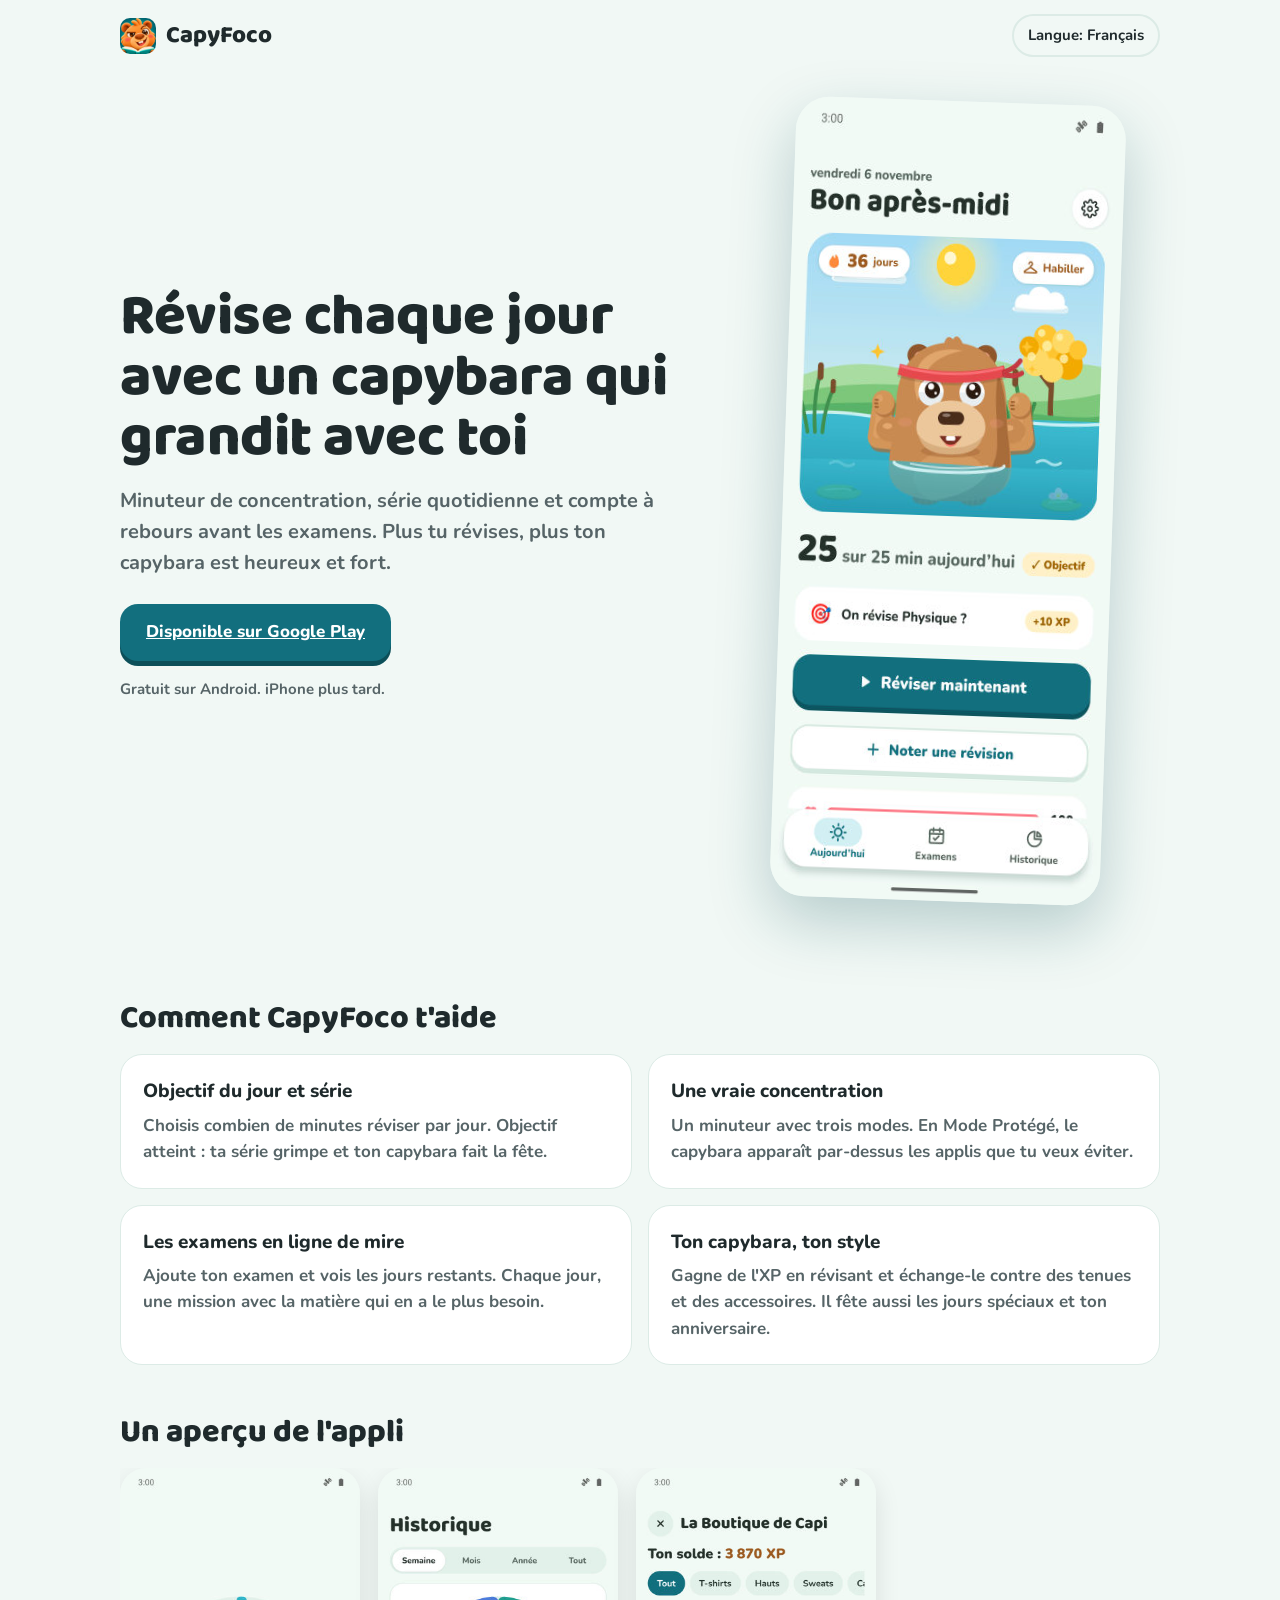
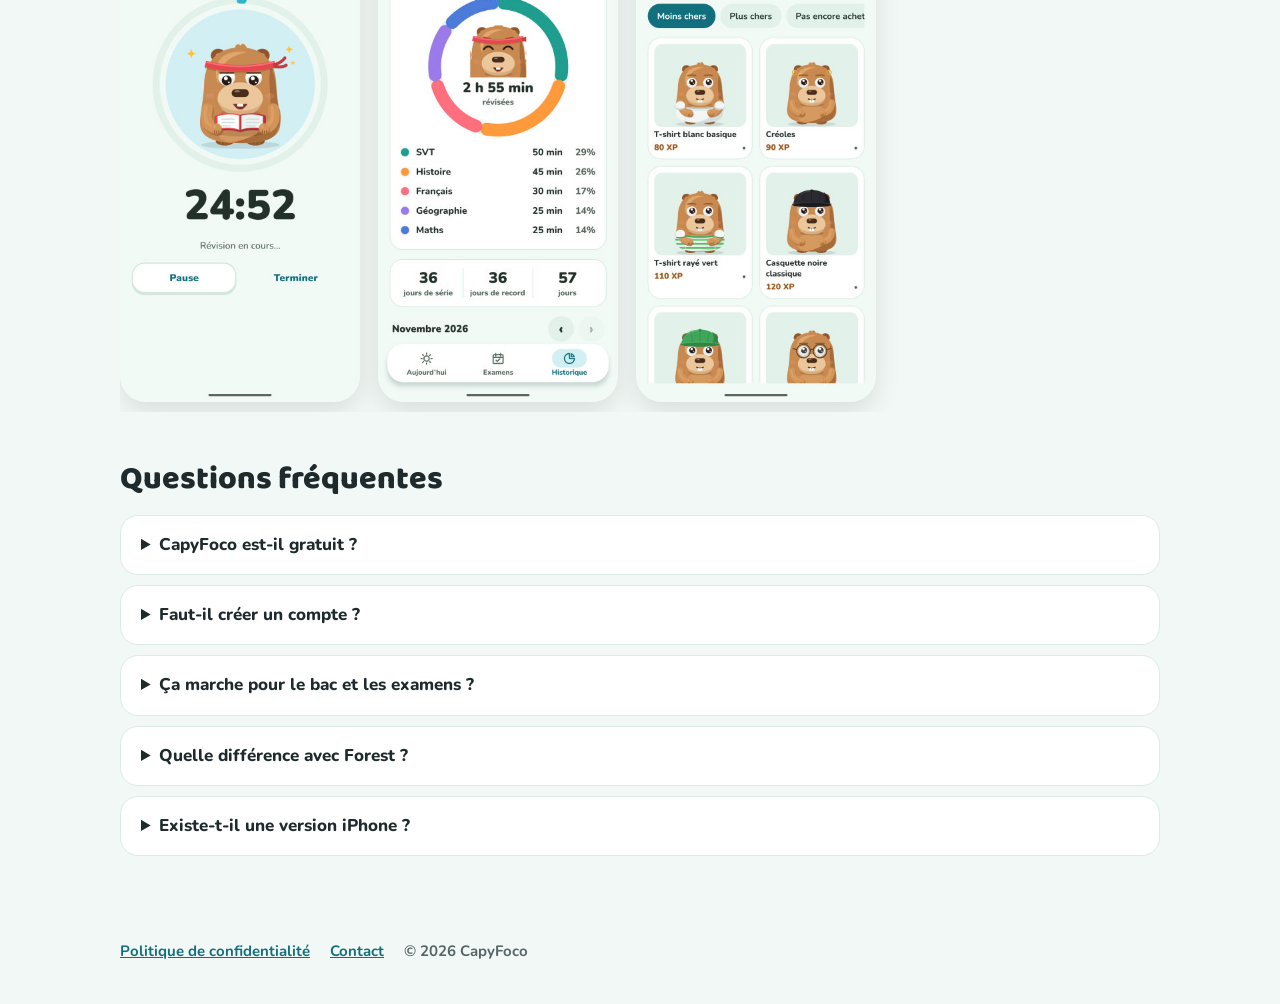
<file: fr.html>
<!doctype html>
<html lang="fr">
<head>
  <meta charset="utf-8">
  <meta name="viewport" content="width=device-width, initial-scale=1">
  <title>CapyFoco : appli de révision avec un capybara virtuel</title>
  <meta name="description" content="Révise chaque jour avec un capybara qui grandit avec toi. Minuteur de concentration, série de révisions, compte à rebours avant les examens et un mode qui met en pause les applis qui distraient. Gratuit sur Android.">
  <link rel="canonical" href="https://samdemendes21.github.io/capyfoco/fr.html">
  <link rel="alternate" hreflang="pt-BR" href="https://samdemendes21.github.io/capyfoco/">
  <link rel="alternate" hreflang="en" href="https://samdemendes21.github.io/capyfoco/en.html">
  <link rel="alternate" hreflang="es" href="https://samdemendes21.github.io/capyfoco/es.html">
  <link rel="alternate" hreflang="fr" href="https://samdemendes21.github.io/capyfoco/fr.html">
  <link rel="alternate" hreflang="ja" href="https://samdemendes21.github.io/capyfoco/ja.html">
  <link rel="alternate" hreflang="de" href="https://samdemendes21.github.io/capyfoco/de.html">
  <link rel="alternate" hreflang="ko" href="https://samdemendes21.github.io/capyfoco/ko.html">
  <link rel="alternate" hreflang="zh-TW" href="https://samdemendes21.github.io/capyfoco/zh.html">
  <link rel="alternate" hreflang="it" href="https://samdemendes21.github.io/capyfoco/it.html">
  <link rel="alternate" hreflang="nl" href="https://samdemendes21.github.io/capyfoco/nl.html">
  <link rel="alternate" hreflang="id" href="https://samdemendes21.github.io/capyfoco/id.html">
  <link rel="alternate" hreflang="tr" href="https://samdemendes21.github.io/capyfoco/tr.html">
  <link rel="alternate" hreflang="vi" href="https://samdemendes21.github.io/capyfoco/vi.html">
  <link rel="alternate" hreflang="x-default" href="https://samdemendes21.github.io/capyfoco/en.html">
  <link rel="icon" href="favicon.png">
  <meta property="og:type" content="website">
  <meta property="og:title" content="CapyFoco : appli de révision avec un capybara virtuel">
  <meta property="og:description" content="Révise chaque jour avec un capybara qui grandit avec toi. Minuteur de concentration, série de révisions, compte à rebours avant les examens et un mode qui met en pause les applis qui distraient. Gratuit sur Android.">
  <meta property="og:image" content="https://samdemendes21.github.io/capyfoco/img/fr-destaque.jpg">
  <meta property="og:url" content="https://samdemendes21.github.io/capyfoco/fr.html">
  <meta name="twitter:card" content="summary_large_image">
  <meta name="theme-color" content="#126F7E">
  <link rel="stylesheet" href="style.css">
  <script type="application/ld+json">[{"@context":"https://schema.org","@type":"MobileApplication","name":"CapyFoco","operatingSystem":"Android","applicationCategory":"EducationalApplication","description":"Révise chaque jour avec un capybara qui grandit avec toi. Minuteur de concentration, série de révisions, compte à rebours avant les examens et un mode qui met en pause les applis qui distraient. Gratuit sur Android.","url":"https://samdemendes21.github.io/capyfoco/fr.html","inLanguage":"fr","image":"https://samdemendes21.github.io/capyfoco/img/fr-destaque.jpg","offers":{"@type":"Offer","price":"0","priceCurrency":"USD"},"author":{"@type":"Person","name":"Samuel Mendes"},"installUrl":"https://play.google.com/store/apps/details?id=br.app.capyfoco"},{"@context":"https://schema.org","@type":"FAQPage","mainEntity":[{"@type":"Question","name":"CapyFoco est-il gratuit ?","acceptedAnswer":{"@type":"Answer","text":"Oui. L'appli est gratuite avec des pubs. Premium (facultatif) retire les pubs et débloque le Mode Protégé, les notifications coupées pendant la concentration et 3 boucliers de série par mois."}},{"@type":"Question","name":"Faut-il créer un compte ?","acceptedAnswer":{"@type":"Answer","text":"Non. Tes données restent sur ton téléphone. Tu peux les synchroniser avec ton propre Google Drive si tu veux."}},{"@type":"Question","name":"Ça marche pour le bac et les examens ?","acceptedAnswer":{"@type":"Answer","text":"Oui. Ajoute la date de l'examen, suis le compte à rebours et reçois des rappels 7, 3 et 1 jour avant."}},{"@type":"Question","name":"Quelle différence avec Forest ?","acceptedAnswer":{"@type":"Answer","text":"Dans Forest, tu fais pousser des arbres. Dans CapyFoco, tu t'occupes d'un capybara qui grandit avec tes révisions, avec série quotidienne, objectifs et compte à rebours des examens dans une seule appli."}},{"@type":"Question","name":"Existe-t-il une version iPhone ?","acceptedAnswer":{"@type":"Answer","text":"Android uniquement pour l'instant. Une version iPhone est prévue."}}]}]</script>
</head>
<body>
  <header class="top">
    <a class="brand" href="fr.html"><img src="img/icon-192.png" alt="" width="36" height="36">CapyFoco</a>
    <details class="lang"><summary>Langue: Français</summary><nav><a href="" hreflang="pt-BR" lang="pt-BR">Português</a><a href="en.html" hreflang="en" lang="en">English</a><a href="es.html" hreflang="es" lang="es">Español</a><a href="fr.html" aria-current="page" hreflang="fr" lang="fr">Français</a><a href="ja.html" hreflang="ja" lang="ja">日本語</a><a href="de.html" hreflang="de" lang="de">Deutsch</a><a href="ko.html" hreflang="ko" lang="ko">한국어</a><a href="zh.html" hreflang="zh-TW" lang="zh-TW">繁體中文</a><a href="it.html" hreflang="it" lang="it">Italiano</a><a href="nl.html" hreflang="nl" lang="nl">Nederlands</a><a href="id.html" hreflang="id" lang="id">Bahasa Indonesia</a><a href="tr.html" hreflang="tr" lang="tr">Türkçe</a><a href="vi.html" hreflang="vi" lang="vi">Tiếng Việt</a></nav></details>
  </header>
  <main>
    <section class="hero">
      <div class="hero-text">
        <h1>Révise chaque jour avec un capybara qui grandit avec toi</h1>
        <p class="sub">Minuteur de concentration, série quotidienne et compte à rebours avant les examens. Plus tu révises, plus ton capybara est heureux et fort.</p>
        <p class="cta"><a class="btn" href="https://play.google.com/store/apps/details?id=br.app.capyfoco&amp;hl=fr" rel="noopener">Disponible sur Google Play</a></p>
        <p class="note">Gratuit sur Android. iPhone plus tard.</p>
      </div>
      <img class="hero-img" src="img/fr-1hoje.jpg" alt="CapyFoco" width="360" height="800">
    </section>
    <section>
      <h2>Comment CapyFoco t'aide</h2>
      <div class="features"><article><h3>Objectif du jour et série</h3><p>Choisis combien de minutes réviser par jour. Objectif atteint : ta série grimpe et ton capybara fait la fête.</p></article><article><h3>Une vraie concentration</h3><p>Un minuteur avec trois modes. En Mode Protégé, le capybara apparaît par-dessus les applis que tu veux éviter.</p></article><article><h3>Les examens en ligne de mire</h3><p>Ajoute ton examen et vois les jours restants. Chaque jour, une mission avec la matière qui en a le plus besoin.</p></article><article><h3>Ton capybara, ton style</h3><p>Gagne de l'XP en révisant et échange-le contre des tenues et des accessoires. Il fête aussi les jours spéciaux et ton anniversaire.</p></article></div>
    </section>
    <section>
      <h2>Un aperçu de l'appli</h2>
      <div class="shots"><img src="img/fr-3foco.jpg" alt="CapyFoco" width="360" height="800" loading="lazy"><img src="img/fr-5historico.jpg" alt="CapyFoco" width="360" height="800" loading="lazy"><img src="img/fr-4loja.jpg" alt="CapyFoco" width="360" height="800" loading="lazy"></div>
    </section>
    <section>
      <h2>Questions fréquentes</h2>
      <div class="faq"><details><summary>CapyFoco est-il gratuit ?</summary><p>Oui. L'appli est gratuite avec des pubs. Premium (facultatif) retire les pubs et débloque le Mode Protégé, les notifications coupées pendant la concentration et 3 boucliers de série par mois.</p></details><details><summary>Faut-il créer un compte ?</summary><p>Non. Tes données restent sur ton téléphone. Tu peux les synchroniser avec ton propre Google Drive si tu veux.</p></details><details><summary>Ça marche pour le bac et les examens ?</summary><p>Oui. Ajoute la date de l'examen, suis le compte à rebours et reçois des rappels 7, 3 et 1 jour avant.</p></details><details><summary>Quelle différence avec Forest ?</summary><p>Dans Forest, tu fais pousser des arbres. Dans CapyFoco, tu t'occupes d'un capybara qui grandit avec tes révisions, avec série quotidienne, objectifs et compte à rebours des examens dans une seule appli.</p></details><details><summary>Existe-t-il une version iPhone ?</summary><p>Android uniquement pour l'instant. Une version iPhone est prévue.</p></details></div>
    </section>
  </main>
  <footer>
    <a href="https://samdemendes21.github.io/capyapps/capyfoco/privacidade/">Politique de confidentialité</a>
    <a href="mailto:osamdemendes@gmail.com">Contact</a>
    <span>© 2026 CapyFoco</span>
  </footer>
</body>
</html>
</file>
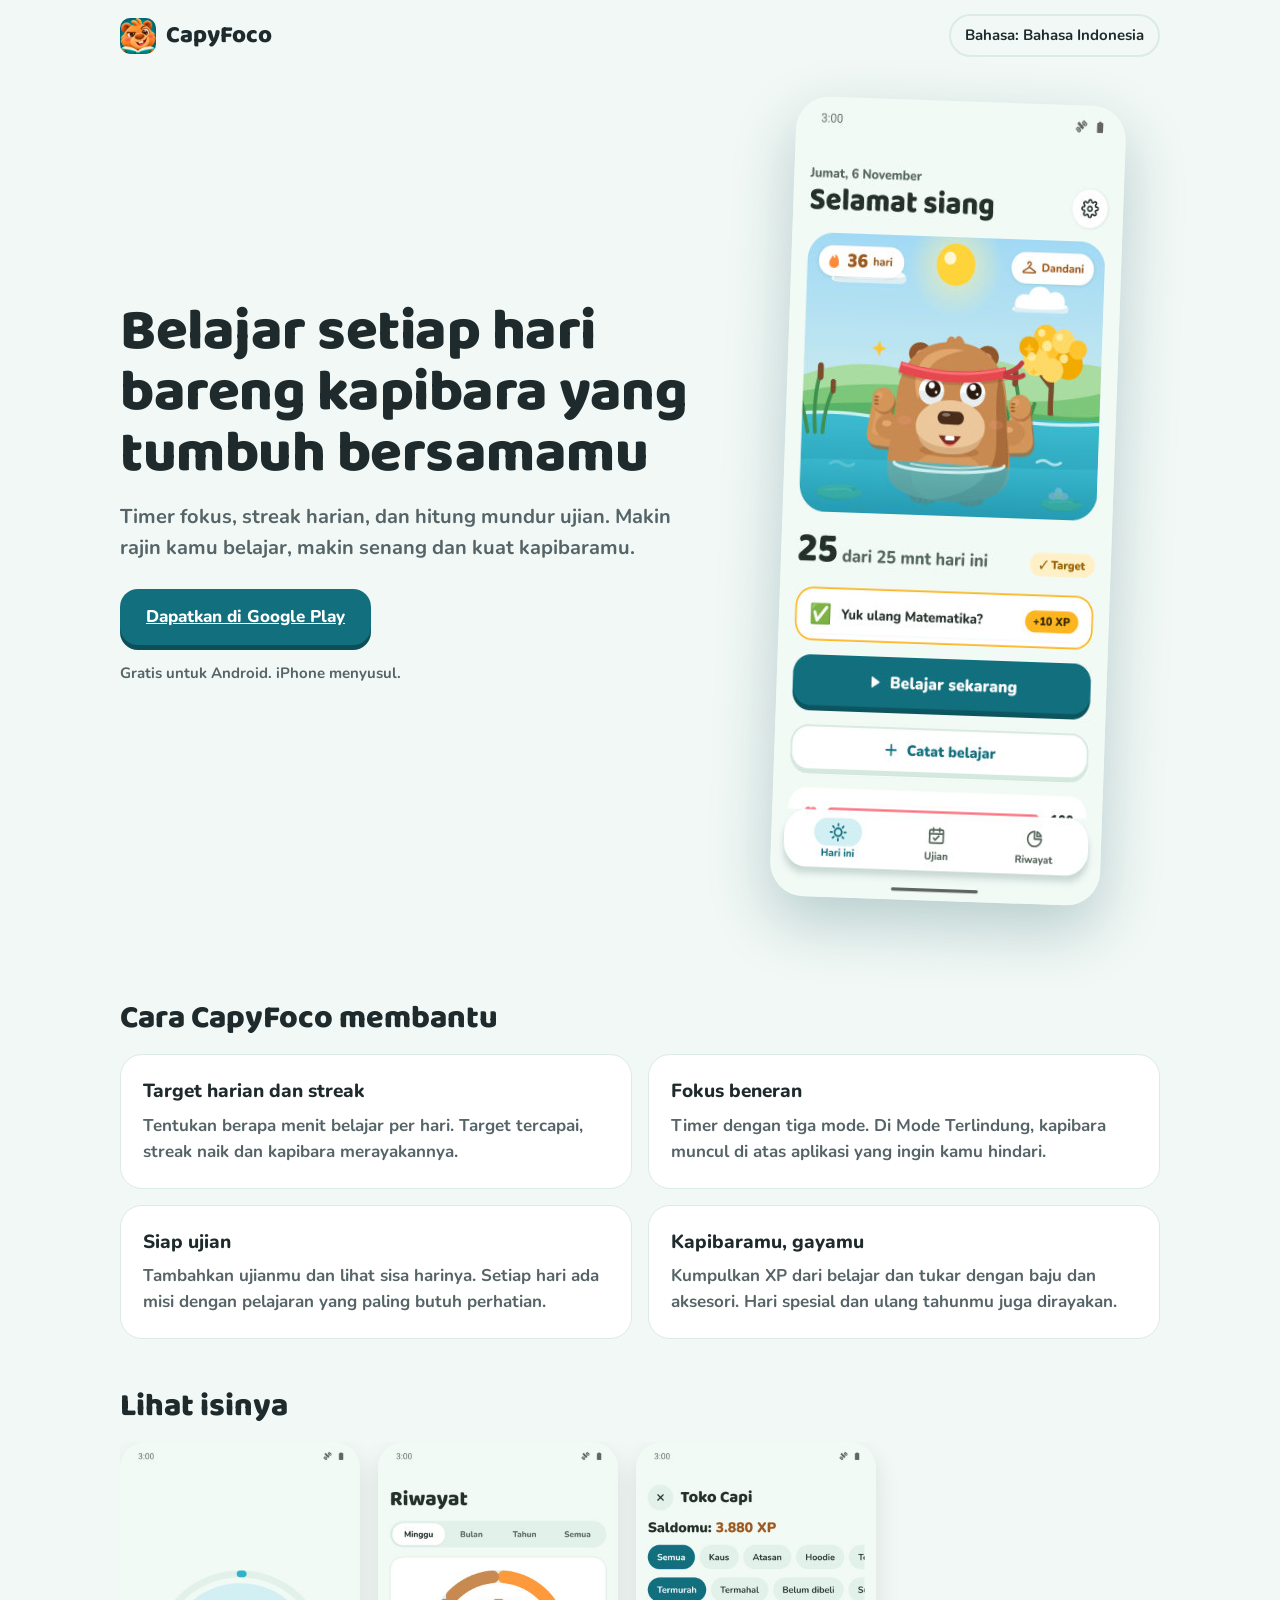
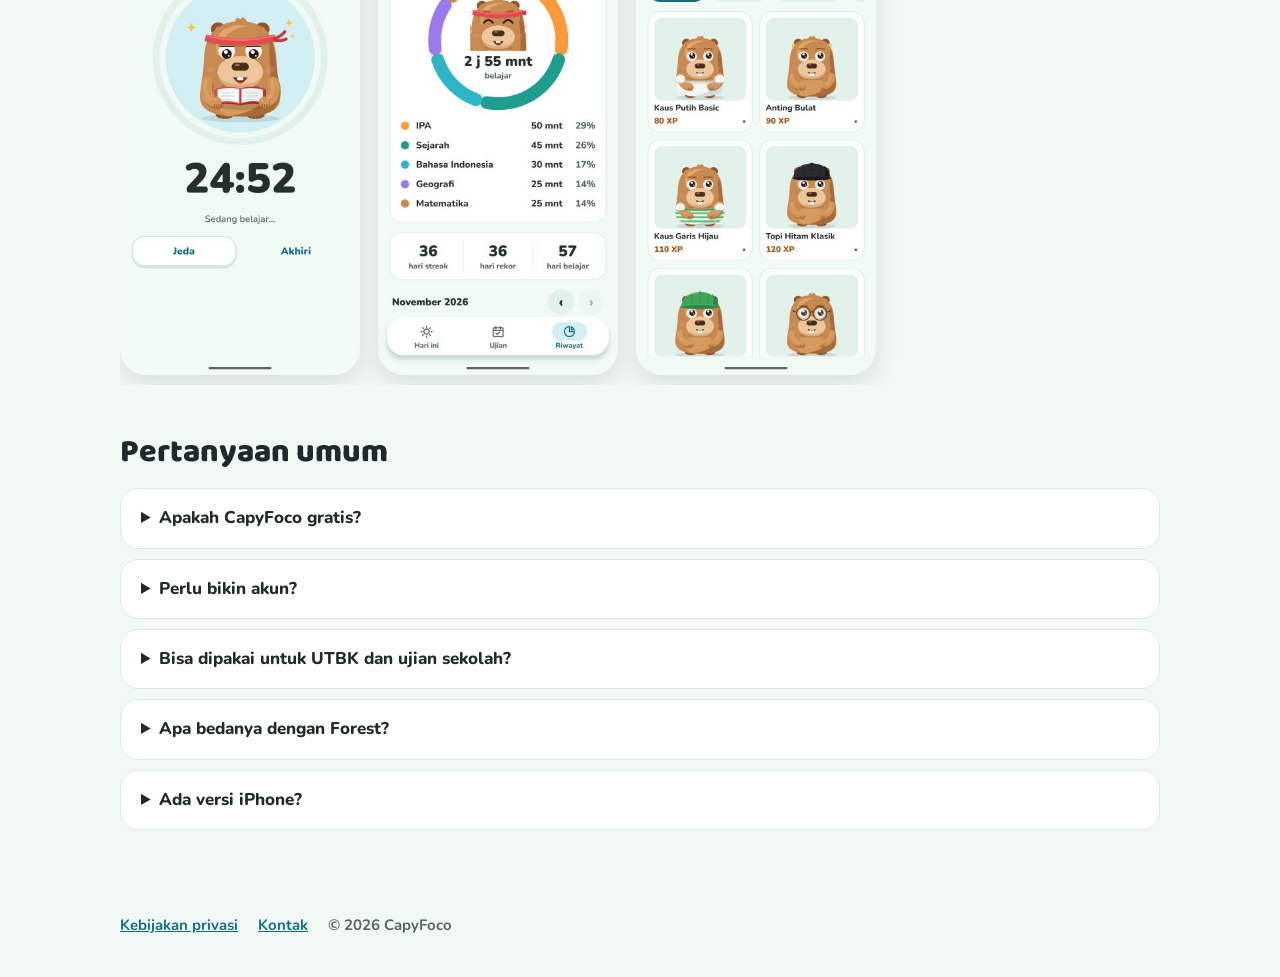
<file: id.html>
<!doctype html>
<html lang="id">
<head>
  <meta charset="utf-8">
  <meta name="viewport" content="width=device-width, initial-scale=1">
  <title>CapyFoco: aplikasi belajar dengan kapibara virtual</title>
  <meta name="description" content="Belajar setiap hari bareng kapibara yang tumbuh bersamamu. Timer fokus, streak belajar, hitung mundur ujian, dan mode yang menjeda aplikasi pengganggu. Gratis untuk Android.">
  <link rel="canonical" href="https://samdemendes21.github.io/capyfoco/id.html">
  <link rel="alternate" hreflang="pt-BR" href="https://samdemendes21.github.io/capyfoco/">
  <link rel="alternate" hreflang="en" href="https://samdemendes21.github.io/capyfoco/en.html">
  <link rel="alternate" hreflang="es" href="https://samdemendes21.github.io/capyfoco/es.html">
  <link rel="alternate" hreflang="fr" href="https://samdemendes21.github.io/capyfoco/fr.html">
  <link rel="alternate" hreflang="ja" href="https://samdemendes21.github.io/capyfoco/ja.html">
  <link rel="alternate" hreflang="de" href="https://samdemendes21.github.io/capyfoco/de.html">
  <link rel="alternate" hreflang="ko" href="https://samdemendes21.github.io/capyfoco/ko.html">
  <link rel="alternate" hreflang="zh-TW" href="https://samdemendes21.github.io/capyfoco/zh.html">
  <link rel="alternate" hreflang="it" href="https://samdemendes21.github.io/capyfoco/it.html">
  <link rel="alternate" hreflang="nl" href="https://samdemendes21.github.io/capyfoco/nl.html">
  <link rel="alternate" hreflang="id" href="https://samdemendes21.github.io/capyfoco/id.html">
  <link rel="alternate" hreflang="tr" href="https://samdemendes21.github.io/capyfoco/tr.html">
  <link rel="alternate" hreflang="vi" href="https://samdemendes21.github.io/capyfoco/vi.html">
  <link rel="alternate" hreflang="x-default" href="https://samdemendes21.github.io/capyfoco/en.html">
  <link rel="icon" href="favicon.png">
  <meta property="og:type" content="website">
  <meta property="og:title" content="CapyFoco: aplikasi belajar dengan kapibara virtual">
  <meta property="og:description" content="Belajar setiap hari bareng kapibara yang tumbuh bersamamu. Timer fokus, streak belajar, hitung mundur ujian, dan mode yang menjeda aplikasi pengganggu. Gratis untuk Android.">
  <meta property="og:image" content="https://samdemendes21.github.io/capyfoco/img/id-destaque.jpg">
  <meta property="og:url" content="https://samdemendes21.github.io/capyfoco/id.html">
  <meta name="twitter:card" content="summary_large_image">
  <meta name="theme-color" content="#126F7E">
  <link rel="stylesheet" href="style.css">
  <script type="application/ld+json">[{"@context":"https://schema.org","@type":"MobileApplication","name":"CapyFoco","operatingSystem":"Android","applicationCategory":"EducationalApplication","description":"Belajar setiap hari bareng kapibara yang tumbuh bersamamu. Timer fokus, streak belajar, hitung mundur ujian, dan mode yang menjeda aplikasi pengganggu. Gratis untuk Android.","url":"https://samdemendes21.github.io/capyfoco/id.html","inLanguage":"id","image":"https://samdemendes21.github.io/capyfoco/img/id-destaque.jpg","offers":{"@type":"Offer","price":"0","priceCurrency":"USD"},"author":{"@type":"Person","name":"Samuel Mendes"},"installUrl":"https://play.google.com/store/apps/details?id=br.app.capyfoco"},{"@context":"https://schema.org","@type":"FAQPage","mainEntity":[{"@type":"Question","name":"Apakah CapyFoco gratis?","acceptedAnswer":{"@type":"Answer","text":"Ya. Aplikasinya gratis dengan iklan. Premium (opsional) menghapus iklan dan membuka Mode Terlindung, notifikasi senyap saat fokus, dan 3 pelindung streak setiap bulan."}},{"@type":"Question","name":"Perlu bikin akun?","acceptedAnswer":{"@type":"Answer","text":"Tidak. Datamu tersimpan di HP. Kalau mau, bisa disinkronkan ke Google Drive milikmu sendiri."}},{"@type":"Question","name":"Bisa dipakai untuk UTBK dan ujian sekolah?","acceptedAnswer":{"@type":"Answer","text":"Bisa. Tambahkan tanggal ujian, pantau hitung mundurnya, dan dapatkan pengingat 7, 3, dan 1 hari sebelumnya."}},{"@type":"Question","name":"Apa bedanya dengan Forest?","acceptedAnswer":{"@type":"Answer","text":"Di Forest kamu menanam pohon. Di CapyFoco kamu merawat kapibara yang tumbuh seiring belajarmu, dengan streak harian, target, dan hitung mundur ujian dalam satu aplikasi."}},{"@type":"Question","name":"Ada versi iPhone?","acceptedAnswer":{"@type":"Answer","text":"Untuk sekarang hanya Android. Versi iPhone sedang direncanakan."}}]}]</script>
</head>
<body>
  <header class="top">
    <a class="brand" href="id.html"><img src="img/icon-192.png" alt="" width="36" height="36">CapyFoco</a>
    <details class="lang"><summary>Bahasa: Bahasa Indonesia</summary><nav><a href="" hreflang="pt-BR" lang="pt-BR">Português</a><a href="en.html" hreflang="en" lang="en">English</a><a href="es.html" hreflang="es" lang="es">Español</a><a href="fr.html" hreflang="fr" lang="fr">Français</a><a href="ja.html" hreflang="ja" lang="ja">日本語</a><a href="de.html" hreflang="de" lang="de">Deutsch</a><a href="ko.html" hreflang="ko" lang="ko">한국어</a><a href="zh.html" hreflang="zh-TW" lang="zh-TW">繁體中文</a><a href="it.html" hreflang="it" lang="it">Italiano</a><a href="nl.html" hreflang="nl" lang="nl">Nederlands</a><a href="id.html" aria-current="page" hreflang="id" lang="id">Bahasa Indonesia</a><a href="tr.html" hreflang="tr" lang="tr">Türkçe</a><a href="vi.html" hreflang="vi" lang="vi">Tiếng Việt</a></nav></details>
  </header>
  <main>
    <section class="hero">
      <div class="hero-text">
        <h1>Belajar setiap hari bareng kapibara yang tumbuh bersamamu</h1>
        <p class="sub">Timer fokus, streak harian, dan hitung mundur ujian. Makin rajin kamu belajar, makin senang dan kuat kapibaramu.</p>
        <p class="cta"><a class="btn" href="https://play.google.com/store/apps/details?id=br.app.capyfoco&amp;hl=id" rel="noopener">Dapatkan di Google Play</a></p>
        <p class="note">Gratis untuk Android. iPhone menyusul.</p>
      </div>
      <img class="hero-img" src="img/id-1hoje.jpg" alt="CapyFoco" width="360" height="800">
    </section>
    <section>
      <h2>Cara CapyFoco membantu</h2>
      <div class="features"><article><h3>Target harian dan streak</h3><p>Tentukan berapa menit belajar per hari. Target tercapai, streak naik dan kapibara merayakannya.</p></article><article><h3>Fokus beneran</h3><p>Timer dengan tiga mode. Di Mode Terlindung, kapibara muncul di atas aplikasi yang ingin kamu hindari.</p></article><article><h3>Siap ujian</h3><p>Tambahkan ujianmu dan lihat sisa harinya. Setiap hari ada misi dengan pelajaran yang paling butuh perhatian.</p></article><article><h3>Kapibaramu, gayamu</h3><p>Kumpulkan XP dari belajar dan tukar dengan baju dan aksesori. Hari spesial dan ulang tahunmu juga dirayakan.</p></article></div>
    </section>
    <section>
      <h2>Lihat isinya</h2>
      <div class="shots"><img src="img/id-3foco.jpg" alt="CapyFoco" width="360" height="800" loading="lazy"><img src="img/id-5historico.jpg" alt="CapyFoco" width="360" height="800" loading="lazy"><img src="img/id-4loja.jpg" alt="CapyFoco" width="360" height="800" loading="lazy"></div>
    </section>
    <section>
      <h2>Pertanyaan umum</h2>
      <div class="faq"><details><summary>Apakah CapyFoco gratis?</summary><p>Ya. Aplikasinya gratis dengan iklan. Premium (opsional) menghapus iklan dan membuka Mode Terlindung, notifikasi senyap saat fokus, dan 3 pelindung streak setiap bulan.</p></details><details><summary>Perlu bikin akun?</summary><p>Tidak. Datamu tersimpan di HP. Kalau mau, bisa disinkronkan ke Google Drive milikmu sendiri.</p></details><details><summary>Bisa dipakai untuk UTBK dan ujian sekolah?</summary><p>Bisa. Tambahkan tanggal ujian, pantau hitung mundurnya, dan dapatkan pengingat 7, 3, dan 1 hari sebelumnya.</p></details><details><summary>Apa bedanya dengan Forest?</summary><p>Di Forest kamu menanam pohon. Di CapyFoco kamu merawat kapibara yang tumbuh seiring belajarmu, dengan streak harian, target, dan hitung mundur ujian dalam satu aplikasi.</p></details><details><summary>Ada versi iPhone?</summary><p>Untuk sekarang hanya Android. Versi iPhone sedang direncanakan.</p></details></div>
    </section>
  </main>
  <footer>
    <a href="https://samdemendes21.github.io/capyapps/capyfoco/privacidade/">Kebijakan privasi</a>
    <a href="mailto:osamdemendes@gmail.com">Kontak</a>
    <span>© 2026 CapyFoco</span>
  </footer>
</body>
</html>
</file>
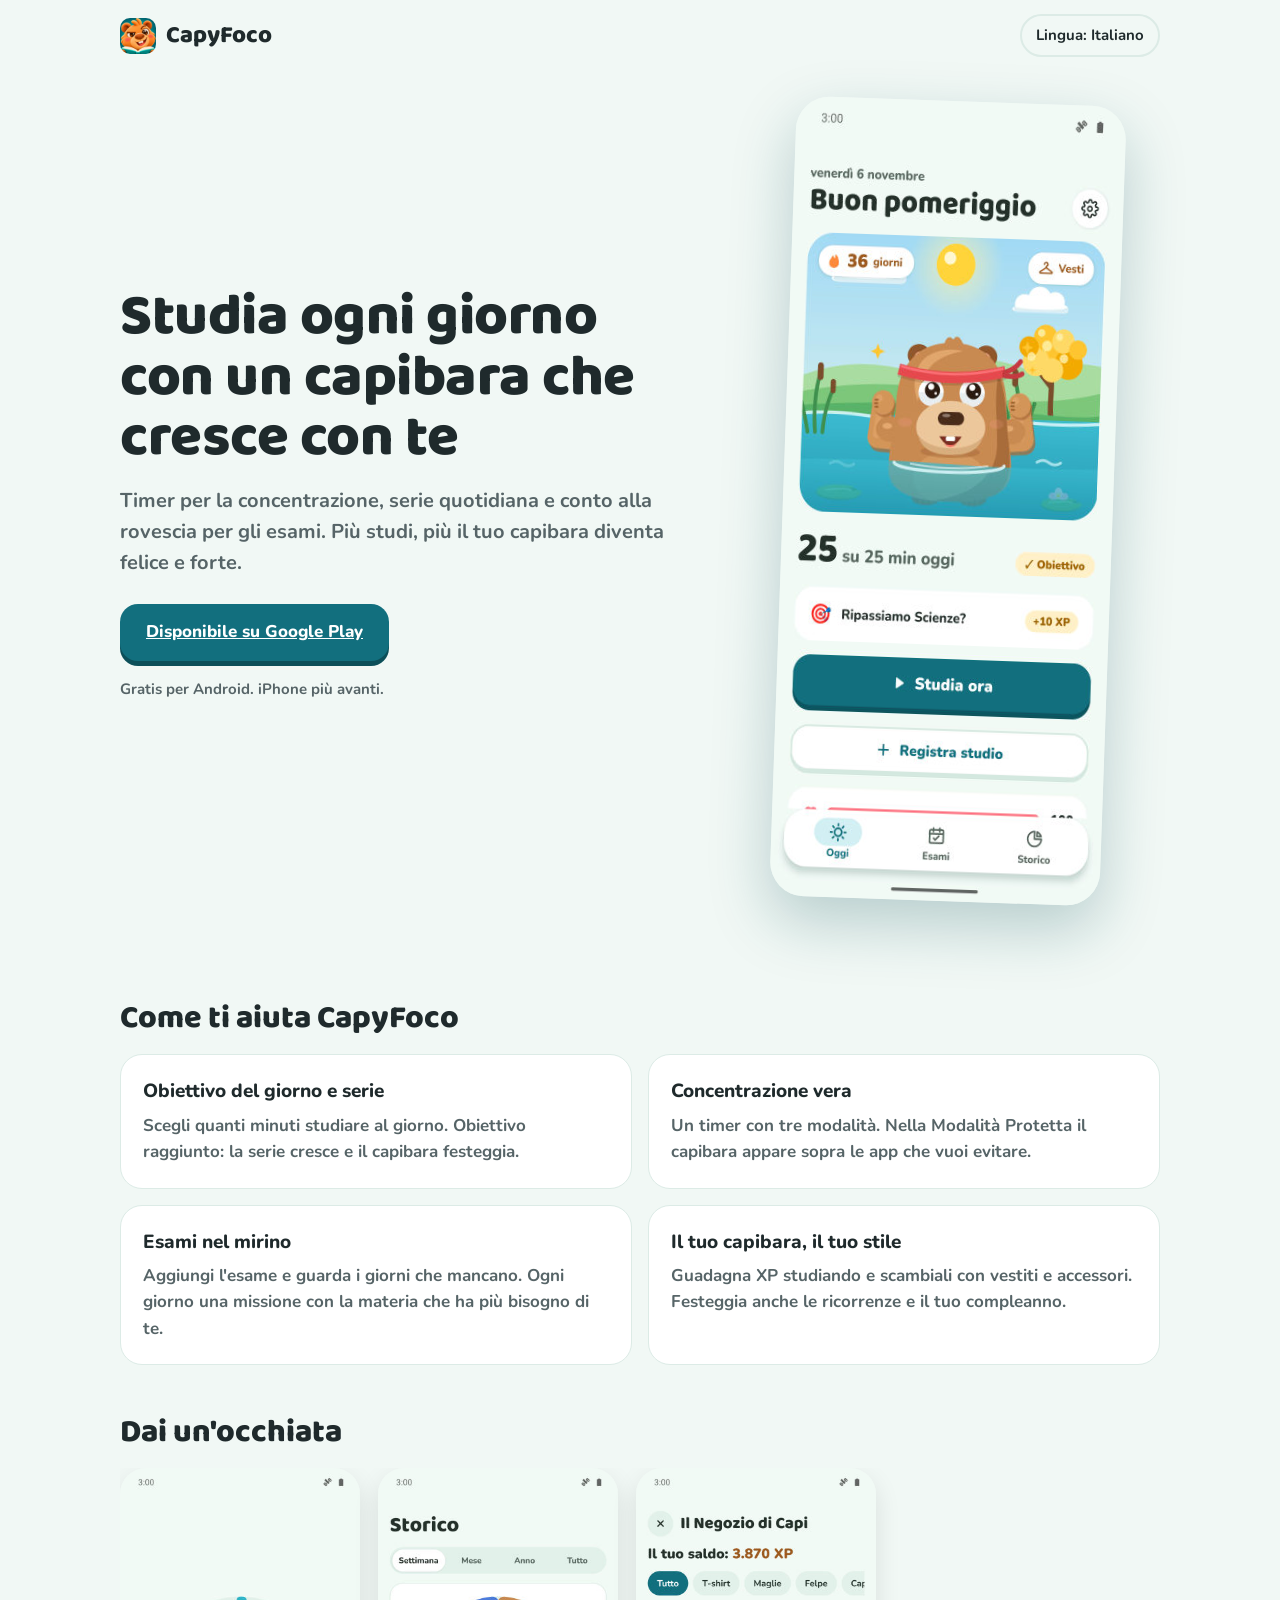
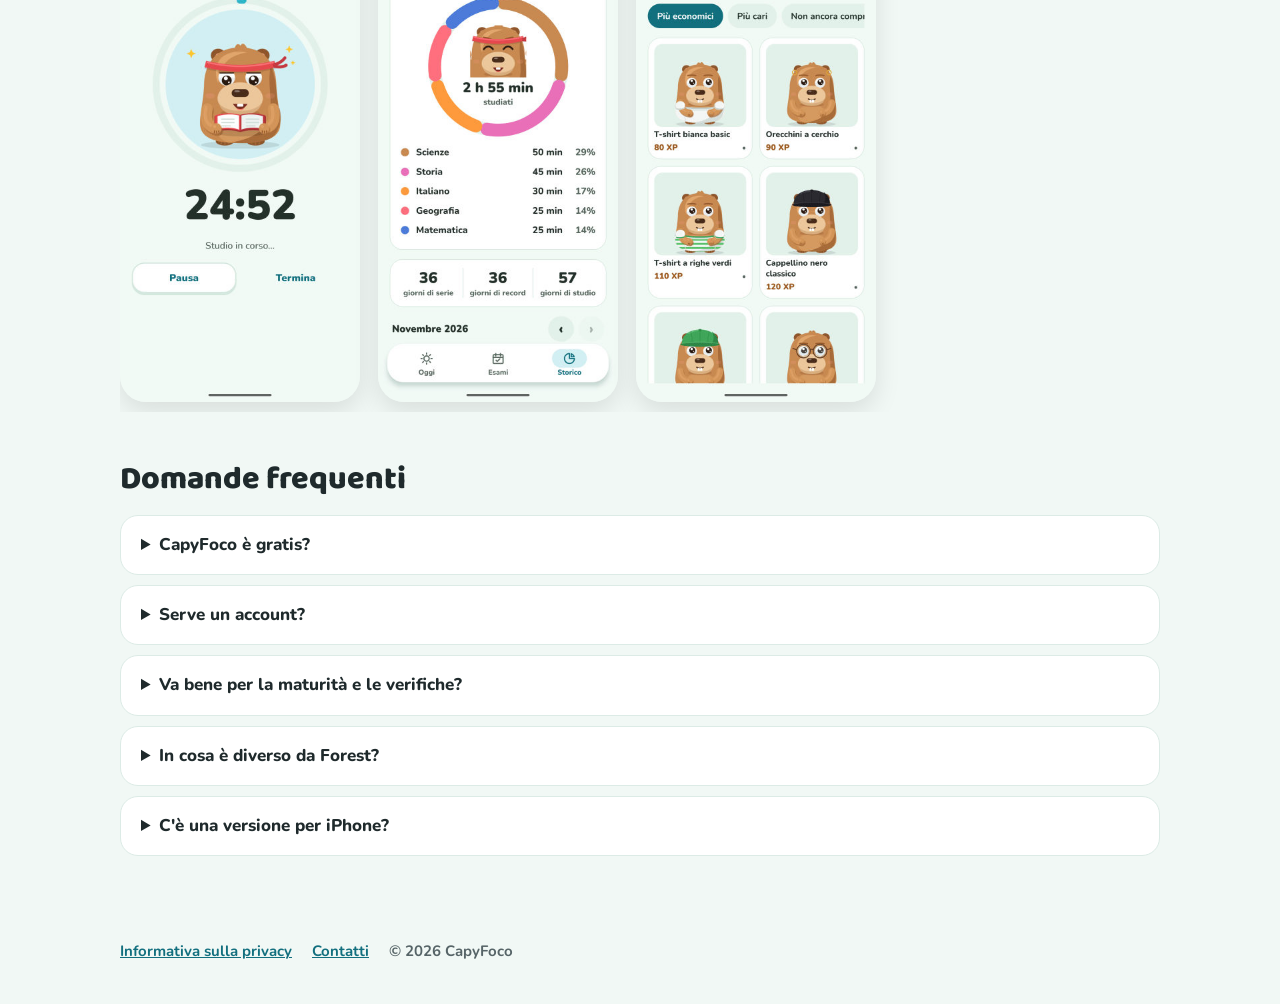
<file: it.html>
<!doctype html>
<html lang="it">
<head>
  <meta charset="utf-8">
  <meta name="viewport" content="width=device-width, initial-scale=1">
  <title>CapyFoco: app per studiare con un capibara virtuale</title>
  <meta name="description" content="Studia ogni giorno con un capibara che cresce con te. Timer per la concentrazione, serie di studio, conto alla rovescia per gli esami e una modalità che mette in pausa le app che distraggono. Gratis per Android.">
  <link rel="canonical" href="https://samdemendes21.github.io/capyfoco/it.html">
  <link rel="alternate" hreflang="pt-BR" href="https://samdemendes21.github.io/capyfoco/">
  <link rel="alternate" hreflang="en" href="https://samdemendes21.github.io/capyfoco/en.html">
  <link rel="alternate" hreflang="es" href="https://samdemendes21.github.io/capyfoco/es.html">
  <link rel="alternate" hreflang="fr" href="https://samdemendes21.github.io/capyfoco/fr.html">
  <link rel="alternate" hreflang="ja" href="https://samdemendes21.github.io/capyfoco/ja.html">
  <link rel="alternate" hreflang="de" href="https://samdemendes21.github.io/capyfoco/de.html">
  <link rel="alternate" hreflang="ko" href="https://samdemendes21.github.io/capyfoco/ko.html">
  <link rel="alternate" hreflang="zh-TW" href="https://samdemendes21.github.io/capyfoco/zh.html">
  <link rel="alternate" hreflang="it" href="https://samdemendes21.github.io/capyfoco/it.html">
  <link rel="alternate" hreflang="nl" href="https://samdemendes21.github.io/capyfoco/nl.html">
  <link rel="alternate" hreflang="id" href="https://samdemendes21.github.io/capyfoco/id.html">
  <link rel="alternate" hreflang="tr" href="https://samdemendes21.github.io/capyfoco/tr.html">
  <link rel="alternate" hreflang="vi" href="https://samdemendes21.github.io/capyfoco/vi.html">
  <link rel="alternate" hreflang="x-default" href="https://samdemendes21.github.io/capyfoco/en.html">
  <link rel="icon" href="favicon.png">
  <meta property="og:type" content="website">
  <meta property="og:title" content="CapyFoco: app per studiare con un capibara virtuale">
  <meta property="og:description" content="Studia ogni giorno con un capibara che cresce con te. Timer per la concentrazione, serie di studio, conto alla rovescia per gli esami e una modalità che mette in pausa le app che distraggono. Gratis per Android.">
  <meta property="og:image" content="https://samdemendes21.github.io/capyfoco/img/it-destaque.jpg">
  <meta property="og:url" content="https://samdemendes21.github.io/capyfoco/it.html">
  <meta name="twitter:card" content="summary_large_image">
  <meta name="theme-color" content="#126F7E">
  <link rel="stylesheet" href="style.css">
  <script type="application/ld+json">[{"@context":"https://schema.org","@type":"MobileApplication","name":"CapyFoco","operatingSystem":"Android","applicationCategory":"EducationalApplication","description":"Studia ogni giorno con un capibara che cresce con te. Timer per la concentrazione, serie di studio, conto alla rovescia per gli esami e una modalità che mette in pausa le app che distraggono. Gratis per Android.","url":"https://samdemendes21.github.io/capyfoco/it.html","inLanguage":"it","image":"https://samdemendes21.github.io/capyfoco/img/it-destaque.jpg","offers":{"@type":"Offer","price":"0","priceCurrency":"USD"},"author":{"@type":"Person","name":"Samuel Mendes"},"installUrl":"https://play.google.com/store/apps/details?id=br.app.capyfoco"},{"@context":"https://schema.org","@type":"FAQPage","mainEntity":[{"@type":"Question","name":"CapyFoco è gratis?","acceptedAnswer":{"@type":"Answer","text":"Sì. L'app è gratuita con pubblicità. Premium (facoltativo) toglie la pubblicità e sblocca la Modalità Protetta, le notifiche silenziate durante lo studio e 3 scudi della serie al mese."}},{"@type":"Question","name":"Serve un account?","acceptedAnswer":{"@type":"Answer","text":"No. I tuoi dati restano sul telefono. Se vuoi, puoi sincronizzarli con il tuo Google Drive."}},{"@type":"Question","name":"Va bene per la maturità e le verifiche?","acceptedAnswer":{"@type":"Answer","text":"Sì. Aggiungi la data dell'esame, segui il conto alla rovescia e ricevi promemoria 7, 3 e 1 giorno prima."}},{"@type":"Question","name":"In cosa è diverso da Forest?","acceptedAnswer":{"@type":"Answer","text":"In Forest pianti alberi. In CapyFoco ti prendi cura di un capibara che cresce con il tuo studio, con serie quotidiana, obiettivi e conto alla rovescia per gli esami in un'unica app."}},{"@type":"Question","name":"C'è una versione per iPhone?","acceptedAnswer":{"@type":"Answer","text":"Per ora solo Android. La versione per iPhone è nei piani."}}]}]</script>
</head>
<body>
  <header class="top">
    <a class="brand" href="it.html"><img src="img/icon-192.png" alt="" width="36" height="36">CapyFoco</a>
    <details class="lang"><summary>Lingua: Italiano</summary><nav><a href="" hreflang="pt-BR" lang="pt-BR">Português</a><a href="en.html" hreflang="en" lang="en">English</a><a href="es.html" hreflang="es" lang="es">Español</a><a href="fr.html" hreflang="fr" lang="fr">Français</a><a href="ja.html" hreflang="ja" lang="ja">日本語</a><a href="de.html" hreflang="de" lang="de">Deutsch</a><a href="ko.html" hreflang="ko" lang="ko">한국어</a><a href="zh.html" hreflang="zh-TW" lang="zh-TW">繁體中文</a><a href="it.html" aria-current="page" hreflang="it" lang="it">Italiano</a><a href="nl.html" hreflang="nl" lang="nl">Nederlands</a><a href="id.html" hreflang="id" lang="id">Bahasa Indonesia</a><a href="tr.html" hreflang="tr" lang="tr">Türkçe</a><a href="vi.html" hreflang="vi" lang="vi">Tiếng Việt</a></nav></details>
  </header>
  <main>
    <section class="hero">
      <div class="hero-text">
        <h1>Studia ogni giorno con un capibara che cresce con te</h1>
        <p class="sub">Timer per la concentrazione, serie quotidiana e conto alla rovescia per gli esami. Più studi, più il tuo capibara diventa felice e forte.</p>
        <p class="cta"><a class="btn" href="https://play.google.com/store/apps/details?id=br.app.capyfoco&amp;hl=it" rel="noopener">Disponibile su Google Play</a></p>
        <p class="note">Gratis per Android. iPhone più avanti.</p>
      </div>
      <img class="hero-img" src="img/it-1hoje.jpg" alt="CapyFoco" width="360" height="800">
    </section>
    <section>
      <h2>Come ti aiuta CapyFoco</h2>
      <div class="features"><article><h3>Obiettivo del giorno e serie</h3><p>Scegli quanti minuti studiare al giorno. Obiettivo raggiunto: la serie cresce e il capibara festeggia.</p></article><article><h3>Concentrazione vera</h3><p>Un timer con tre modalità. Nella Modalità Protetta il capibara appare sopra le app che vuoi evitare.</p></article><article><h3>Esami nel mirino</h3><p>Aggiungi l'esame e guarda i giorni che mancano. Ogni giorno una missione con la materia che ha più bisogno di te.</p></article><article><h3>Il tuo capibara, il tuo stile</h3><p>Guadagna XP studiando e scambiali con vestiti e accessori. Festeggia anche le ricorrenze e il tuo compleanno.</p></article></div>
    </section>
    <section>
      <h2>Dai un'occhiata</h2>
      <div class="shots"><img src="img/it-3foco.jpg" alt="CapyFoco" width="360" height="800" loading="lazy"><img src="img/it-5historico.jpg" alt="CapyFoco" width="360" height="800" loading="lazy"><img src="img/it-4loja.jpg" alt="CapyFoco" width="360" height="800" loading="lazy"></div>
    </section>
    <section>
      <h2>Domande frequenti</h2>
      <div class="faq"><details><summary>CapyFoco è gratis?</summary><p>Sì. L'app è gratuita con pubblicità. Premium (facoltativo) toglie la pubblicità e sblocca la Modalità Protetta, le notifiche silenziate durante lo studio e 3 scudi della serie al mese.</p></details><details><summary>Serve un account?</summary><p>No. I tuoi dati restano sul telefono. Se vuoi, puoi sincronizzarli con il tuo Google Drive.</p></details><details><summary>Va bene per la maturità e le verifiche?</summary><p>Sì. Aggiungi la data dell'esame, segui il conto alla rovescia e ricevi promemoria 7, 3 e 1 giorno prima.</p></details><details><summary>In cosa è diverso da Forest?</summary><p>In Forest pianti alberi. In CapyFoco ti prendi cura di un capibara che cresce con il tuo studio, con serie quotidiana, obiettivi e conto alla rovescia per gli esami in un'unica app.</p></details><details><summary>C'è una versione per iPhone?</summary><p>Per ora solo Android. La versione per iPhone è nei piani.</p></details></div>
    </section>
  </main>
  <footer>
    <a href="https://samdemendes21.github.io/capyapps/capyfoco/privacidade/">Informativa sulla privacy</a>
    <a href="mailto:osamdemendes@gmail.com">Contatti</a>
    <span>© 2026 CapyFoco</span>
  </footer>
</body>
</html>
</file>
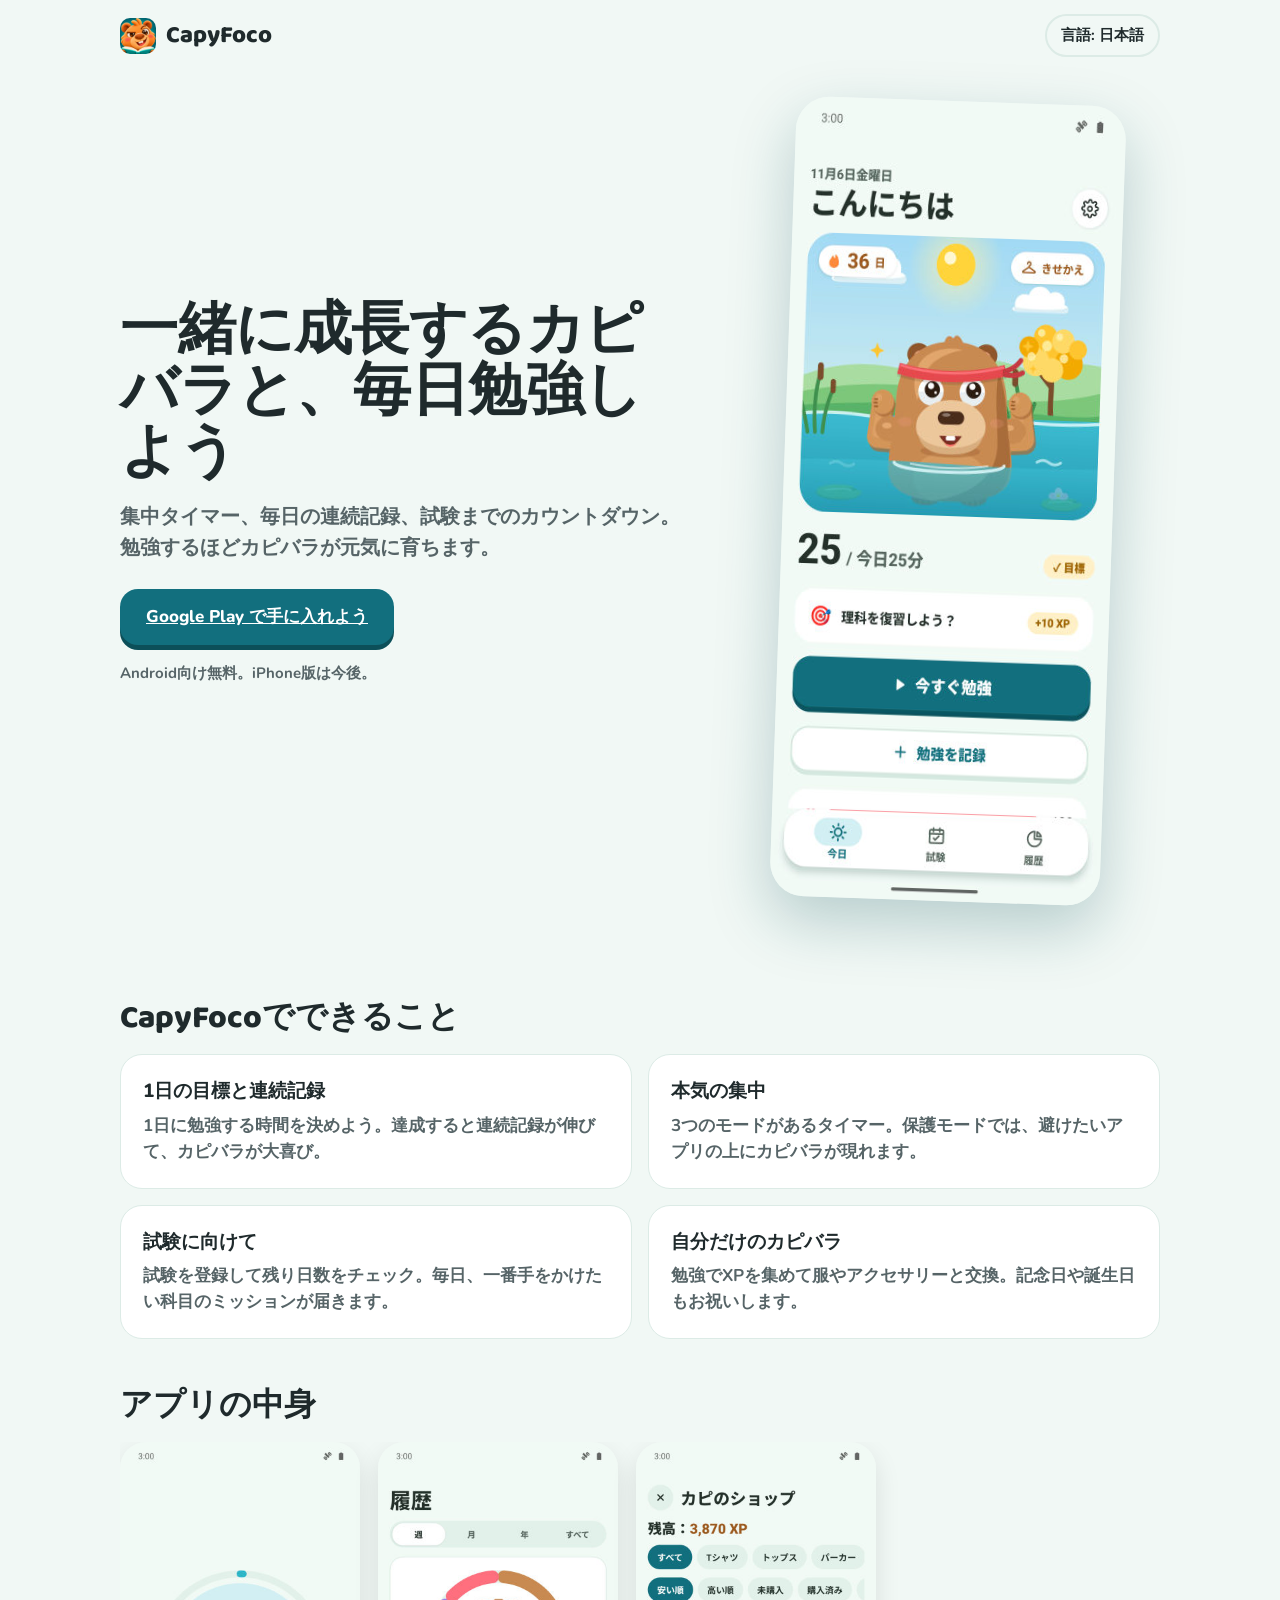
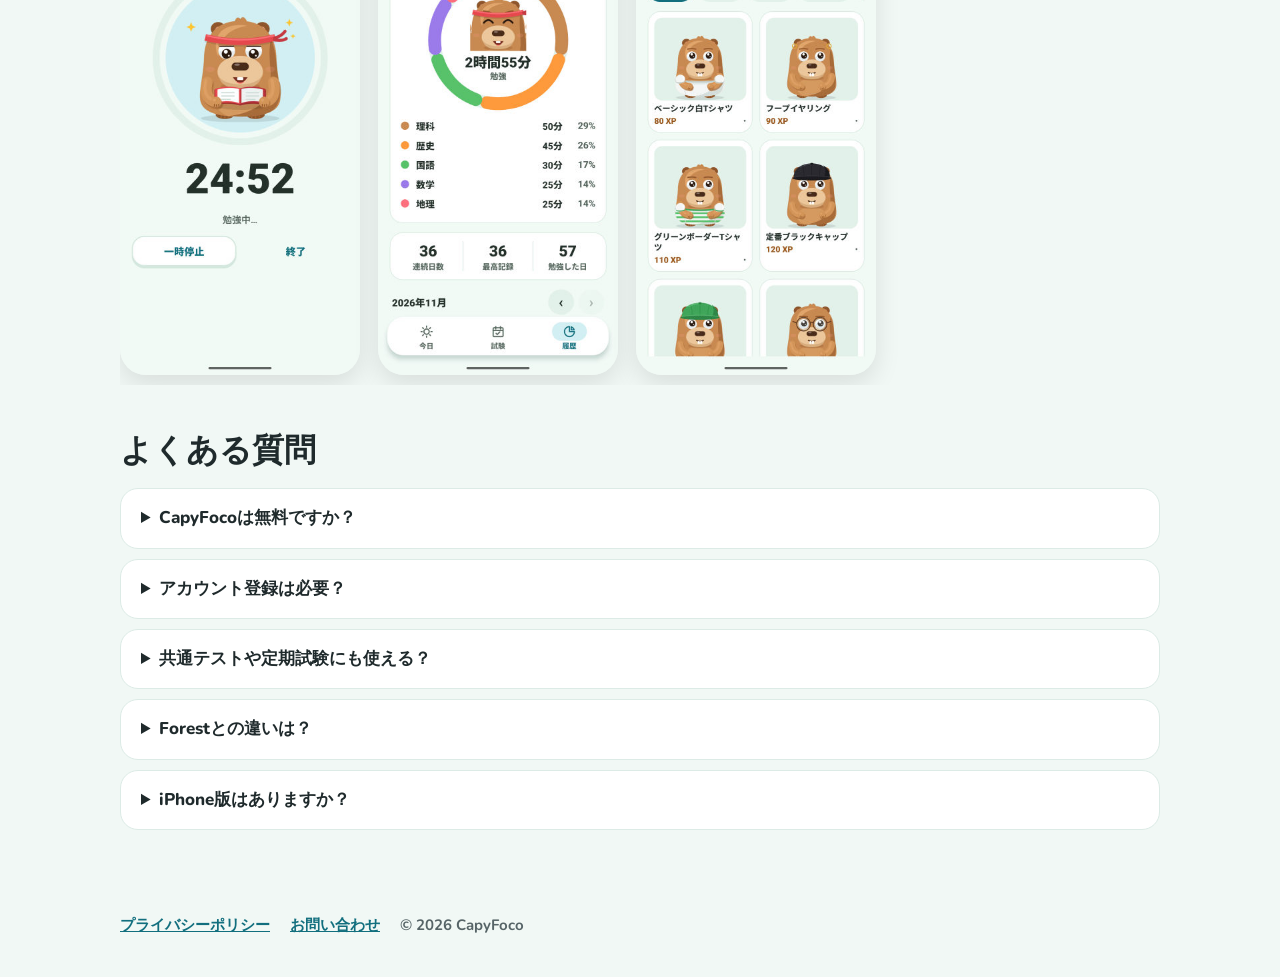
<file: ja.html>
<!doctype html>
<html lang="ja">
<head>
  <meta charset="utf-8">
  <meta name="viewport" content="width=device-width, initial-scale=1">
  <title>CapyFoco：カピバラと一緒に勉強する集中アプリ</title>
  <meta name="description" content="一緒に成長するカピバラと毎日勉強。集中タイマー、連続記録、試験までのカウントダウン、気が散るアプリを一時停止するモード。Android向け無料アプリ。">
  <link rel="canonical" href="https://samdemendes21.github.io/capyfoco/ja.html">
  <link rel="alternate" hreflang="pt-BR" href="https://samdemendes21.github.io/capyfoco/">
  <link rel="alternate" hreflang="en" href="https://samdemendes21.github.io/capyfoco/en.html">
  <link rel="alternate" hreflang="es" href="https://samdemendes21.github.io/capyfoco/es.html">
  <link rel="alternate" hreflang="fr" href="https://samdemendes21.github.io/capyfoco/fr.html">
  <link rel="alternate" hreflang="ja" href="https://samdemendes21.github.io/capyfoco/ja.html">
  <link rel="alternate" hreflang="de" href="https://samdemendes21.github.io/capyfoco/de.html">
  <link rel="alternate" hreflang="ko" href="https://samdemendes21.github.io/capyfoco/ko.html">
  <link rel="alternate" hreflang="zh-TW" href="https://samdemendes21.github.io/capyfoco/zh.html">
  <link rel="alternate" hreflang="it" href="https://samdemendes21.github.io/capyfoco/it.html">
  <link rel="alternate" hreflang="nl" href="https://samdemendes21.github.io/capyfoco/nl.html">
  <link rel="alternate" hreflang="id" href="https://samdemendes21.github.io/capyfoco/id.html">
  <link rel="alternate" hreflang="tr" href="https://samdemendes21.github.io/capyfoco/tr.html">
  <link rel="alternate" hreflang="vi" href="https://samdemendes21.github.io/capyfoco/vi.html">
  <link rel="alternate" hreflang="x-default" href="https://samdemendes21.github.io/capyfoco/en.html">
  <link rel="icon" href="favicon.png">
  <meta property="og:type" content="website">
  <meta property="og:title" content="CapyFoco：カピバラと一緒に勉強する集中アプリ">
  <meta property="og:description" content="一緒に成長するカピバラと毎日勉強。集中タイマー、連続記録、試験までのカウントダウン、気が散るアプリを一時停止するモード。Android向け無料アプリ。">
  <meta property="og:image" content="https://samdemendes21.github.io/capyfoco/img/ja-destaque.jpg">
  <meta property="og:url" content="https://samdemendes21.github.io/capyfoco/ja.html">
  <meta name="twitter:card" content="summary_large_image">
  <meta name="theme-color" content="#126F7E">
  <link rel="stylesheet" href="style.css">
  <script type="application/ld+json">[{"@context":"https://schema.org","@type":"MobileApplication","name":"CapyFoco","operatingSystem":"Android","applicationCategory":"EducationalApplication","description":"一緒に成長するカピバラと毎日勉強。集中タイマー、連続記録、試験までのカウントダウン、気が散るアプリを一時停止するモード。Android向け無料アプリ。","url":"https://samdemendes21.github.io/capyfoco/ja.html","inLanguage":"ja","image":"https://samdemendes21.github.io/capyfoco/img/ja-destaque.jpg","offers":{"@type":"Offer","price":"0","priceCurrency":"USD"},"author":{"@type":"Person","name":"Samuel Mendes"},"installUrl":"https://play.google.com/store/apps/details?id=br.app.capyfoco"},{"@context":"https://schema.org","@type":"FAQPage","mainEntity":[{"@type":"Question","name":"CapyFocoは無料ですか？","acceptedAnswer":{"@type":"Answer","text":"はい。広告付きで無料です。プレミアム（任意）では広告がなくなり、保護モード、集中中の通知オフ、毎月3個の連続記録シールドが使えます。"}},{"@type":"Question","name":"アカウント登録は必要？","acceptedAnswer":{"@type":"Answer","text":"いいえ。データはスマホの中に保存されます。希望すれば自分のGoogleドライブと同期できます。"}},{"@type":"Question","name":"共通テストや定期試験にも使える？","acceptedAnswer":{"@type":"Answer","text":"はい。試験日を登録するとカウントダウンが表示され、7日前・3日前・前日にお知らせが届きます。"}},{"@type":"Question","name":"Forestとの違いは？","acceptedAnswer":{"@type":"Answer","text":"Forestは木を育てるアプリ。CapyFocoは勉強に合わせて育つカピバラのお世話をしながら、連続記録、目標、試験カウントダウンをひとつのアプリで管理できます。"}},{"@type":"Question","name":"iPhone版はありますか？","acceptedAnswer":{"@type":"Answer","text":"今はAndroidのみです。iPhone版も予定しています。"}}]}]</script>
</head>
<body>
  <header class="top">
    <a class="brand" href="ja.html"><img src="img/icon-192.png" alt="" width="36" height="36">CapyFoco</a>
    <details class="lang"><summary>言語: 日本語</summary><nav><a href="" hreflang="pt-BR" lang="pt-BR">Português</a><a href="en.html" hreflang="en" lang="en">English</a><a href="es.html" hreflang="es" lang="es">Español</a><a href="fr.html" hreflang="fr" lang="fr">Français</a><a href="ja.html" aria-current="page" hreflang="ja" lang="ja">日本語</a><a href="de.html" hreflang="de" lang="de">Deutsch</a><a href="ko.html" hreflang="ko" lang="ko">한국어</a><a href="zh.html" hreflang="zh-TW" lang="zh-TW">繁體中文</a><a href="it.html" hreflang="it" lang="it">Italiano</a><a href="nl.html" hreflang="nl" lang="nl">Nederlands</a><a href="id.html" hreflang="id" lang="id">Bahasa Indonesia</a><a href="tr.html" hreflang="tr" lang="tr">Türkçe</a><a href="vi.html" hreflang="vi" lang="vi">Tiếng Việt</a></nav></details>
  </header>
  <main>
    <section class="hero">
      <div class="hero-text">
        <h1>一緒に成長するカピバラと、毎日勉強しよう</h1>
        <p class="sub">集中タイマー、毎日の連続記録、試験までのカウントダウン。勉強するほどカピバラが元気に育ちます。</p>
        <p class="cta"><a class="btn" href="https://play.google.com/store/apps/details?id=br.app.capyfoco&amp;hl=ja" rel="noopener">Google Play で手に入れよう</a></p>
        <p class="note">Android向け無料。iPhone版は今後。</p>
      </div>
      <img class="hero-img" src="img/ja-1hoje.jpg" alt="CapyFoco" width="360" height="800">
    </section>
    <section>
      <h2>CapyFocoでできること</h2>
      <div class="features"><article><h3>1日の目標と連続記録</h3><p>1日に勉強する時間を決めよう。達成すると連続記録が伸びて、カピバラが大喜び。</p></article><article><h3>本気の集中</h3><p>3つのモードがあるタイマー。保護モードでは、避けたいアプリの上にカピバラが現れます。</p></article><article><h3>試験に向けて</h3><p>試験を登録して残り日数をチェック。毎日、一番手をかけたい科目のミッションが届きます。</p></article><article><h3>自分だけのカピバラ</h3><p>勉強でXPを集めて服やアクセサリーと交換。記念日や誕生日もお祝いします。</p></article></div>
    </section>
    <section>
      <h2>アプリの中身</h2>
      <div class="shots"><img src="img/ja-3foco.jpg" alt="CapyFoco" width="360" height="800" loading="lazy"><img src="img/ja-5historico.jpg" alt="CapyFoco" width="360" height="800" loading="lazy"><img src="img/ja-4loja.jpg" alt="CapyFoco" width="360" height="800" loading="lazy"></div>
    </section>
    <section>
      <h2>よくある質問</h2>
      <div class="faq"><details><summary>CapyFocoは無料ですか？</summary><p>はい。広告付きで無料です。プレミアム（任意）では広告がなくなり、保護モード、集中中の通知オフ、毎月3個の連続記録シールドが使えます。</p></details><details><summary>アカウント登録は必要？</summary><p>いいえ。データはスマホの中に保存されます。希望すれば自分のGoogleドライブと同期できます。</p></details><details><summary>共通テストや定期試験にも使える？</summary><p>はい。試験日を登録するとカウントダウンが表示され、7日前・3日前・前日にお知らせが届きます。</p></details><details><summary>Forestとの違いは？</summary><p>Forestは木を育てるアプリ。CapyFocoは勉強に合わせて育つカピバラのお世話をしながら、連続記録、目標、試験カウントダウンをひとつのアプリで管理できます。</p></details><details><summary>iPhone版はありますか？</summary><p>今はAndroidのみです。iPhone版も予定しています。</p></details></div>
    </section>
  </main>
  <footer>
    <a href="https://samdemendes21.github.io/capyapps/capyfoco/privacidade/">プライバシーポリシー</a>
    <a href="mailto:osamdemendes@gmail.com">お問い合わせ</a>
    <span>© 2026 CapyFoco</span>
  </footer>
</body>
</html>
</file>
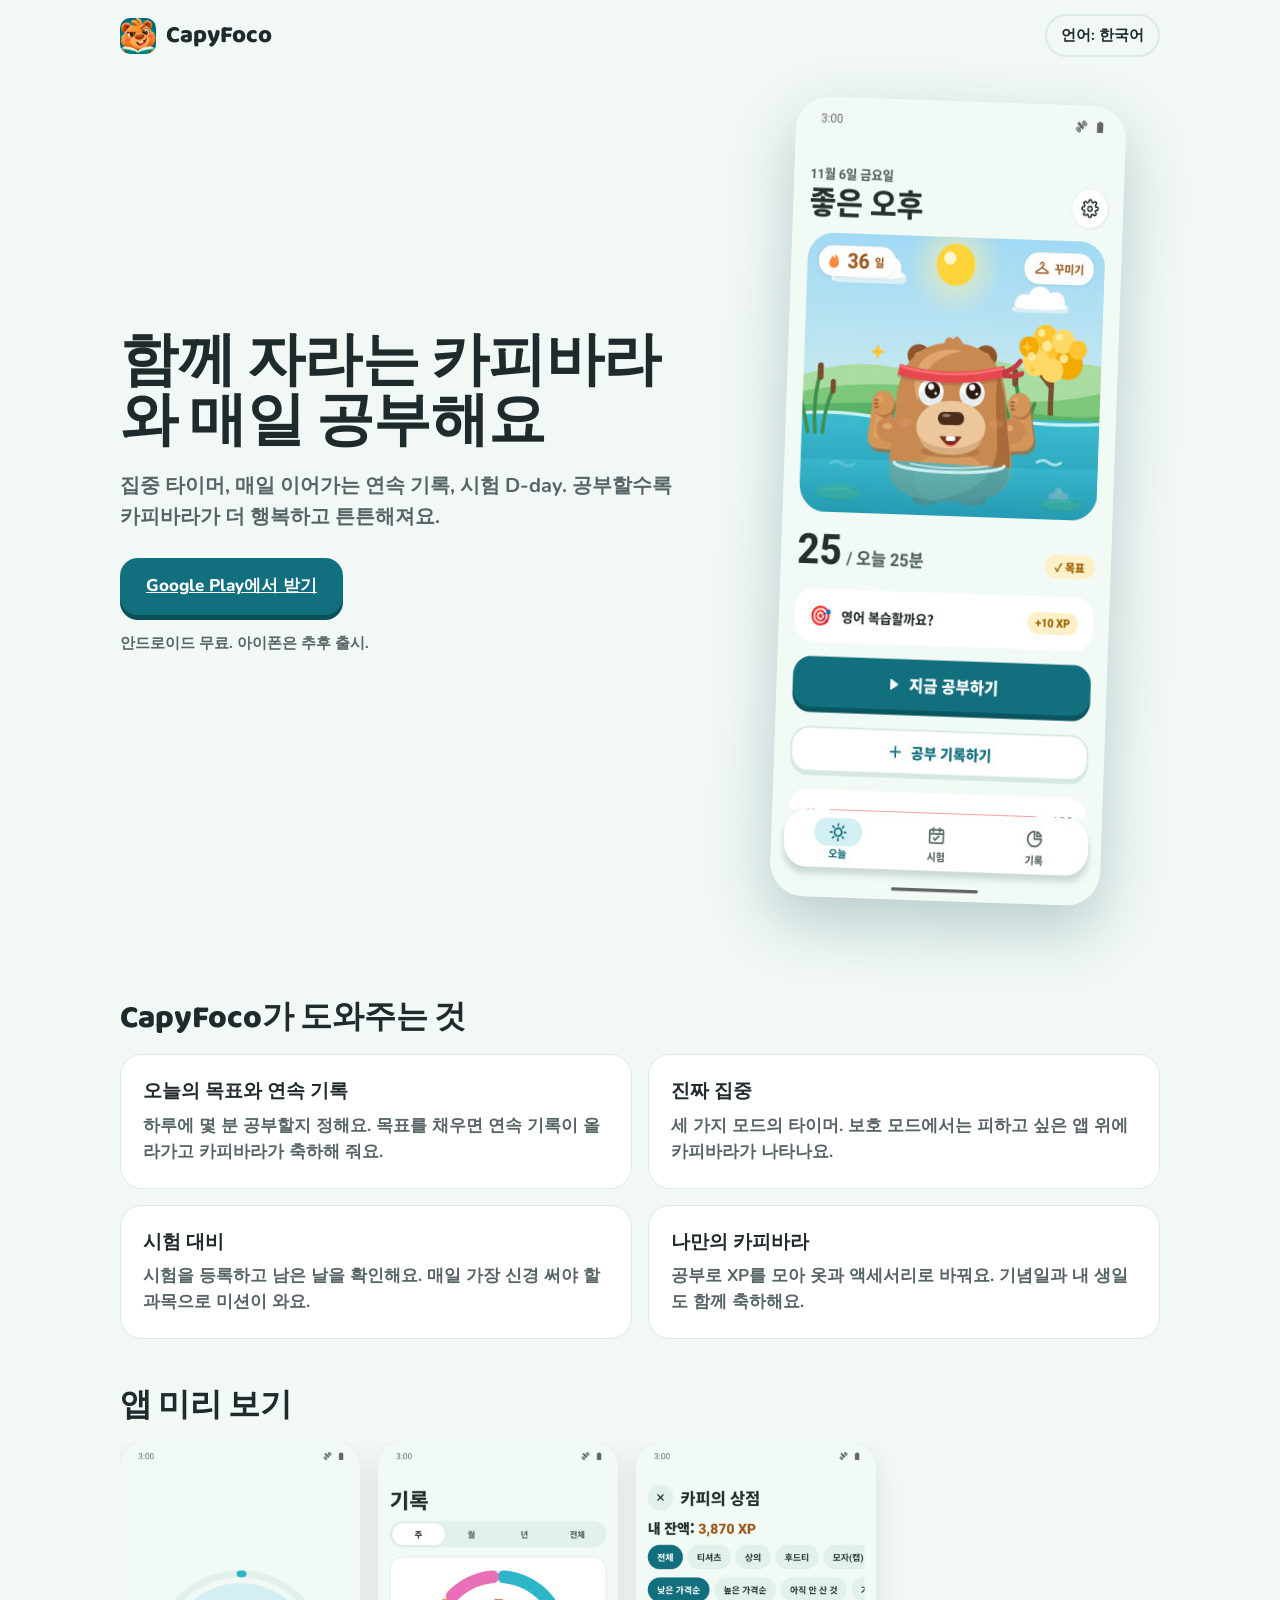
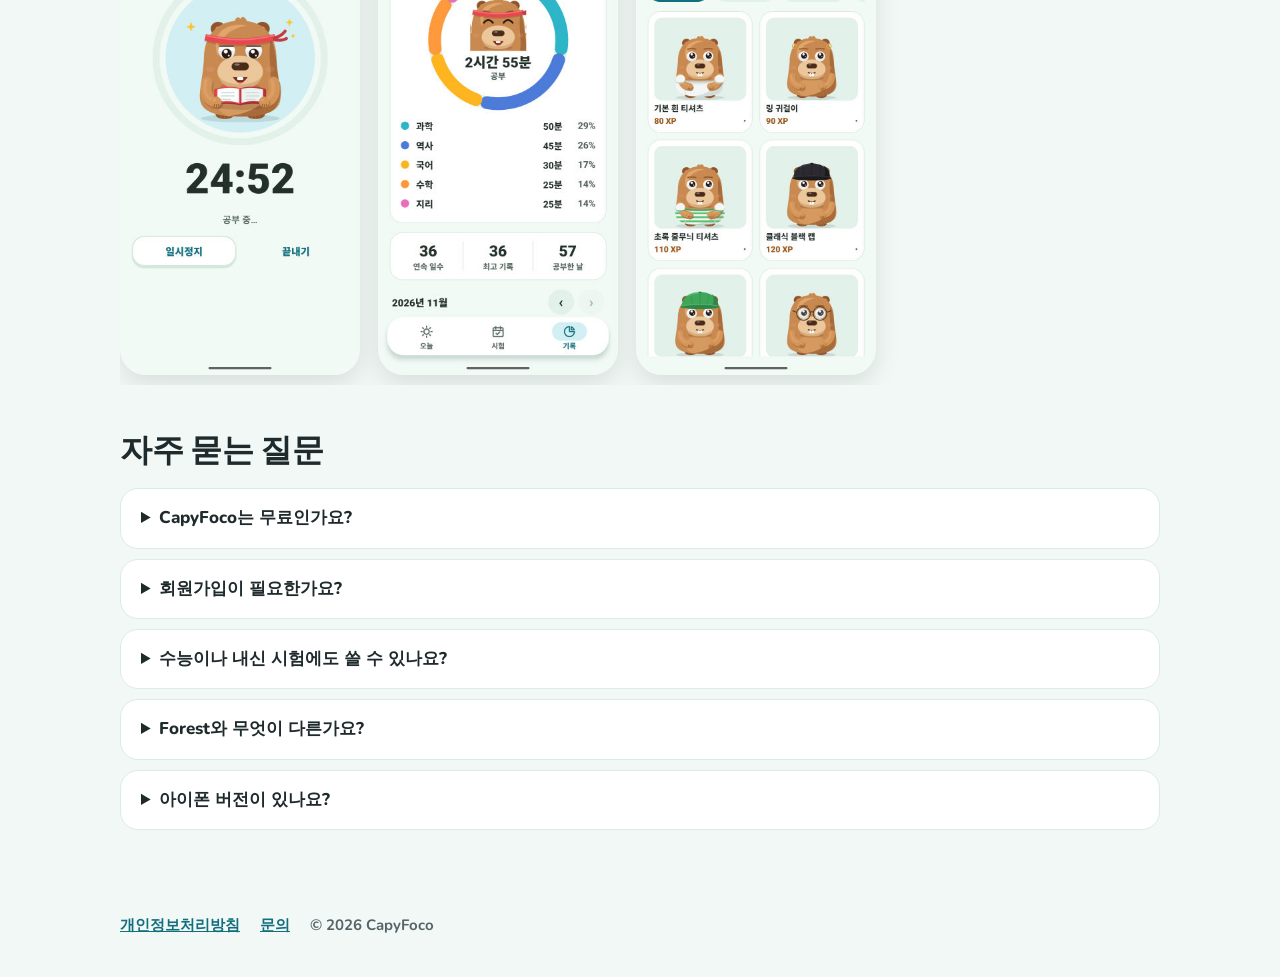
<file: ko.html>
<!doctype html>
<html lang="ko">
<head>
  <meta charset="utf-8">
  <meta name="viewport" content="width=device-width, initial-scale=1">
  <title>CapyFoco: 카피바라와 함께하는 공부 앱</title>
  <meta name="description" content="함께 자라는 카피바라와 매일 공부해요. 집중 타이머, 연속 기록, 시험 D-day, 방해되는 앱을 잠시 멈추는 모드. 안드로이드 무료 앱.">
  <link rel="canonical" href="https://samdemendes21.github.io/capyfoco/ko.html">
  <link rel="alternate" hreflang="pt-BR" href="https://samdemendes21.github.io/capyfoco/">
  <link rel="alternate" hreflang="en" href="https://samdemendes21.github.io/capyfoco/en.html">
  <link rel="alternate" hreflang="es" href="https://samdemendes21.github.io/capyfoco/es.html">
  <link rel="alternate" hreflang="fr" href="https://samdemendes21.github.io/capyfoco/fr.html">
  <link rel="alternate" hreflang="ja" href="https://samdemendes21.github.io/capyfoco/ja.html">
  <link rel="alternate" hreflang="de" href="https://samdemendes21.github.io/capyfoco/de.html">
  <link rel="alternate" hreflang="ko" href="https://samdemendes21.github.io/capyfoco/ko.html">
  <link rel="alternate" hreflang="zh-TW" href="https://samdemendes21.github.io/capyfoco/zh.html">
  <link rel="alternate" hreflang="it" href="https://samdemendes21.github.io/capyfoco/it.html">
  <link rel="alternate" hreflang="nl" href="https://samdemendes21.github.io/capyfoco/nl.html">
  <link rel="alternate" hreflang="id" href="https://samdemendes21.github.io/capyfoco/id.html">
  <link rel="alternate" hreflang="tr" href="https://samdemendes21.github.io/capyfoco/tr.html">
  <link rel="alternate" hreflang="vi" href="https://samdemendes21.github.io/capyfoco/vi.html">
  <link rel="alternate" hreflang="x-default" href="https://samdemendes21.github.io/capyfoco/en.html">
  <link rel="icon" href="favicon.png">
  <meta property="og:type" content="website">
  <meta property="og:title" content="CapyFoco: 카피바라와 함께하는 공부 앱">
  <meta property="og:description" content="함께 자라는 카피바라와 매일 공부해요. 집중 타이머, 연속 기록, 시험 D-day, 방해되는 앱을 잠시 멈추는 모드. 안드로이드 무료 앱.">
  <meta property="og:image" content="https://samdemendes21.github.io/capyfoco/img/ko-destaque.jpg">
  <meta property="og:url" content="https://samdemendes21.github.io/capyfoco/ko.html">
  <meta name="twitter:card" content="summary_large_image">
  <meta name="theme-color" content="#126F7E">
  <link rel="stylesheet" href="style.css">
  <script type="application/ld+json">[{"@context":"https://schema.org","@type":"MobileApplication","name":"CapyFoco","operatingSystem":"Android","applicationCategory":"EducationalApplication","description":"함께 자라는 카피바라와 매일 공부해요. 집중 타이머, 연속 기록, 시험 D-day, 방해되는 앱을 잠시 멈추는 모드. 안드로이드 무료 앱.","url":"https://samdemendes21.github.io/capyfoco/ko.html","inLanguage":"ko","image":"https://samdemendes21.github.io/capyfoco/img/ko-destaque.jpg","offers":{"@type":"Offer","price":"0","priceCurrency":"USD"},"author":{"@type":"Person","name":"Samuel Mendes"},"installUrl":"https://play.google.com/store/apps/details?id=br.app.capyfoco"},{"@context":"https://schema.org","@type":"FAQPage","mainEntity":[{"@type":"Question","name":"CapyFoco는 무료인가요?","acceptedAnswer":{"@type":"Answer","text":"네. 광고가 포함된 무료 앱이에요. 프리미엄(선택)은 광고를 없애고 보호 모드, 집중 중 알림 끄기, 매달 연속 기록 보호권 3개를 열어 줘요."}},{"@type":"Question","name":"회원가입이 필요한가요?","acceptedAnswer":{"@type":"Answer","text":"아니요. 데이터는 휴대폰에 저장돼요. 원하면 내 구글 드라이브와 동기화할 수 있어요."}},{"@type":"Question","name":"수능이나 내신 시험에도 쓸 수 있나요?","acceptedAnswer":{"@type":"Answer","text":"네. 시험 날짜를 등록하면 D-day가 표시되고 7일, 3일, 1일 전에 알림이 와요."}},{"@type":"Question","name":"Forest와 무엇이 다른가요?","acceptedAnswer":{"@type":"Answer","text":"Forest는 나무를 심는 앱이에요. CapyFoco는 공부할수록 자라는 카피바라를 돌보면서 연속 기록, 목표, 시험 D-day를 한 앱에서 관리해요."}},{"@type":"Question","name":"아이폰 버전이 있나요?","acceptedAnswer":{"@type":"Answer","text":"지금은 안드로이드만 있어요. 아이폰 버전도 계획 중이에요."}}]}]</script>
</head>
<body>
  <header class="top">
    <a class="brand" href="ko.html"><img src="img/icon-192.png" alt="" width="36" height="36">CapyFoco</a>
    <details class="lang"><summary>언어: 한국어</summary><nav><a href="" hreflang="pt-BR" lang="pt-BR">Português</a><a href="en.html" hreflang="en" lang="en">English</a><a href="es.html" hreflang="es" lang="es">Español</a><a href="fr.html" hreflang="fr" lang="fr">Français</a><a href="ja.html" hreflang="ja" lang="ja">日本語</a><a href="de.html" hreflang="de" lang="de">Deutsch</a><a href="ko.html" aria-current="page" hreflang="ko" lang="ko">한국어</a><a href="zh.html" hreflang="zh-TW" lang="zh-TW">繁體中文</a><a href="it.html" hreflang="it" lang="it">Italiano</a><a href="nl.html" hreflang="nl" lang="nl">Nederlands</a><a href="id.html" hreflang="id" lang="id">Bahasa Indonesia</a><a href="tr.html" hreflang="tr" lang="tr">Türkçe</a><a href="vi.html" hreflang="vi" lang="vi">Tiếng Việt</a></nav></details>
  </header>
  <main>
    <section class="hero">
      <div class="hero-text">
        <h1>함께 자라는 카피바라와 매일 공부해요</h1>
        <p class="sub">집중 타이머, 매일 이어가는 연속 기록, 시험 D-day. 공부할수록 카피바라가 더 행복하고 튼튼해져요.</p>
        <p class="cta"><a class="btn" href="https://play.google.com/store/apps/details?id=br.app.capyfoco&amp;hl=ko" rel="noopener">Google Play에서 받기</a></p>
        <p class="note">안드로이드 무료. 아이폰은 추후 출시.</p>
      </div>
      <img class="hero-img" src="img/ko-1hoje.jpg" alt="CapyFoco" width="360" height="800">
    </section>
    <section>
      <h2>CapyFoco가 도와주는 것</h2>
      <div class="features"><article><h3>오늘의 목표와 연속 기록</h3><p>하루에 몇 분 공부할지 정해요. 목표를 채우면 연속 기록이 올라가고 카피바라가 축하해 줘요.</p></article><article><h3>진짜 집중</h3><p>세 가지 모드의 타이머. 보호 모드에서는 피하고 싶은 앱 위에 카피바라가 나타나요.</p></article><article><h3>시험 대비</h3><p>시험을 등록하고 남은 날을 확인해요. 매일 가장 신경 써야 할 과목으로 미션이 와요.</p></article><article><h3>나만의 카피바라</h3><p>공부로 XP를 모아 옷과 액세서리로 바꿔요. 기념일과 내 생일도 함께 축하해요.</p></article></div>
    </section>
    <section>
      <h2>앱 미리 보기</h2>
      <div class="shots"><img src="img/ko-3foco.jpg" alt="CapyFoco" width="360" height="800" loading="lazy"><img src="img/ko-5historico.jpg" alt="CapyFoco" width="360" height="800" loading="lazy"><img src="img/ko-4loja.jpg" alt="CapyFoco" width="360" height="800" loading="lazy"></div>
    </section>
    <section>
      <h2>자주 묻는 질문</h2>
      <div class="faq"><details><summary>CapyFoco는 무료인가요?</summary><p>네. 광고가 포함된 무료 앱이에요. 프리미엄(선택)은 광고를 없애고 보호 모드, 집중 중 알림 끄기, 매달 연속 기록 보호권 3개를 열어 줘요.</p></details><details><summary>회원가입이 필요한가요?</summary><p>아니요. 데이터는 휴대폰에 저장돼요. 원하면 내 구글 드라이브와 동기화할 수 있어요.</p></details><details><summary>수능이나 내신 시험에도 쓸 수 있나요?</summary><p>네. 시험 날짜를 등록하면 D-day가 표시되고 7일, 3일, 1일 전에 알림이 와요.</p></details><details><summary>Forest와 무엇이 다른가요?</summary><p>Forest는 나무를 심는 앱이에요. CapyFoco는 공부할수록 자라는 카피바라를 돌보면서 연속 기록, 목표, 시험 D-day를 한 앱에서 관리해요.</p></details><details><summary>아이폰 버전이 있나요?</summary><p>지금은 안드로이드만 있어요. 아이폰 버전도 계획 중이에요.</p></details></div>
    </section>
  </main>
  <footer>
    <a href="https://samdemendes21.github.io/capyapps/capyfoco/privacidade/">개인정보처리방침</a>
    <a href="mailto:osamdemendes@gmail.com">문의</a>
    <span>© 2026 CapyFoco</span>
  </footer>
</body>
</html>
</file>
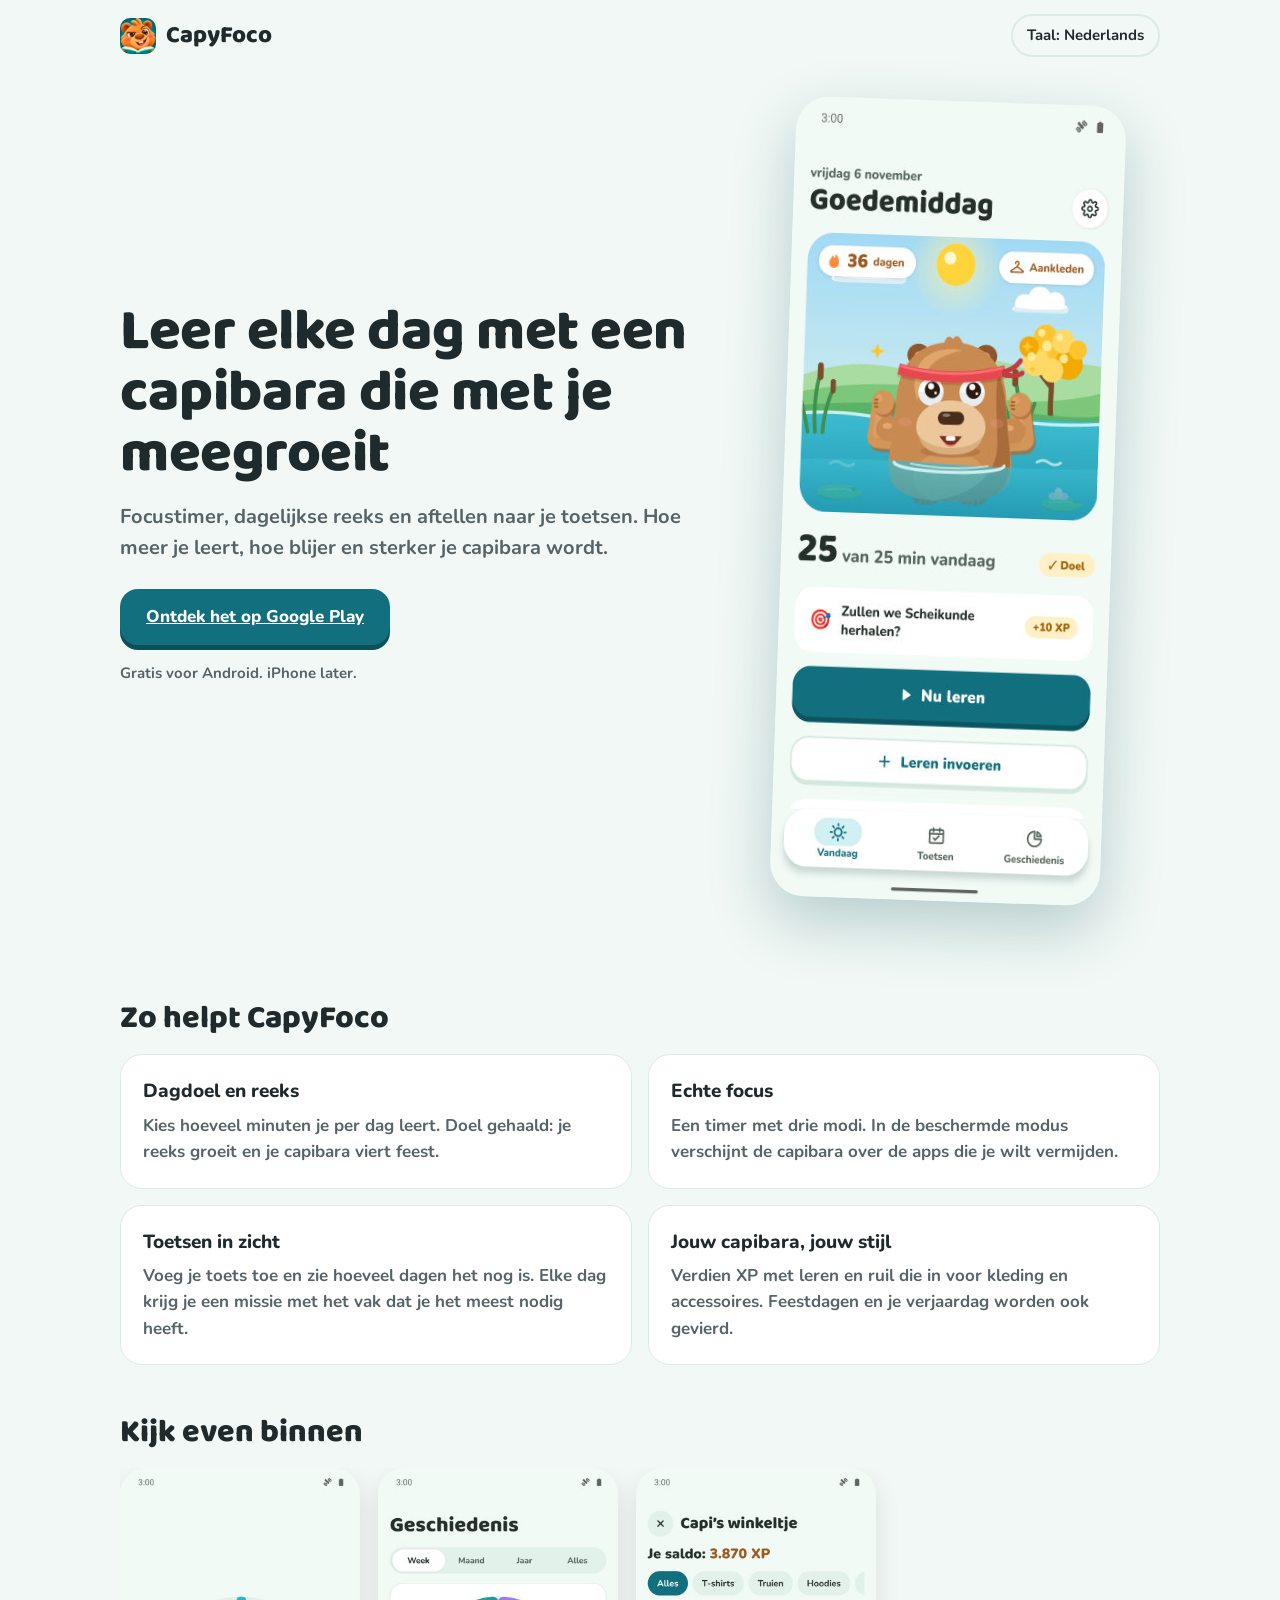
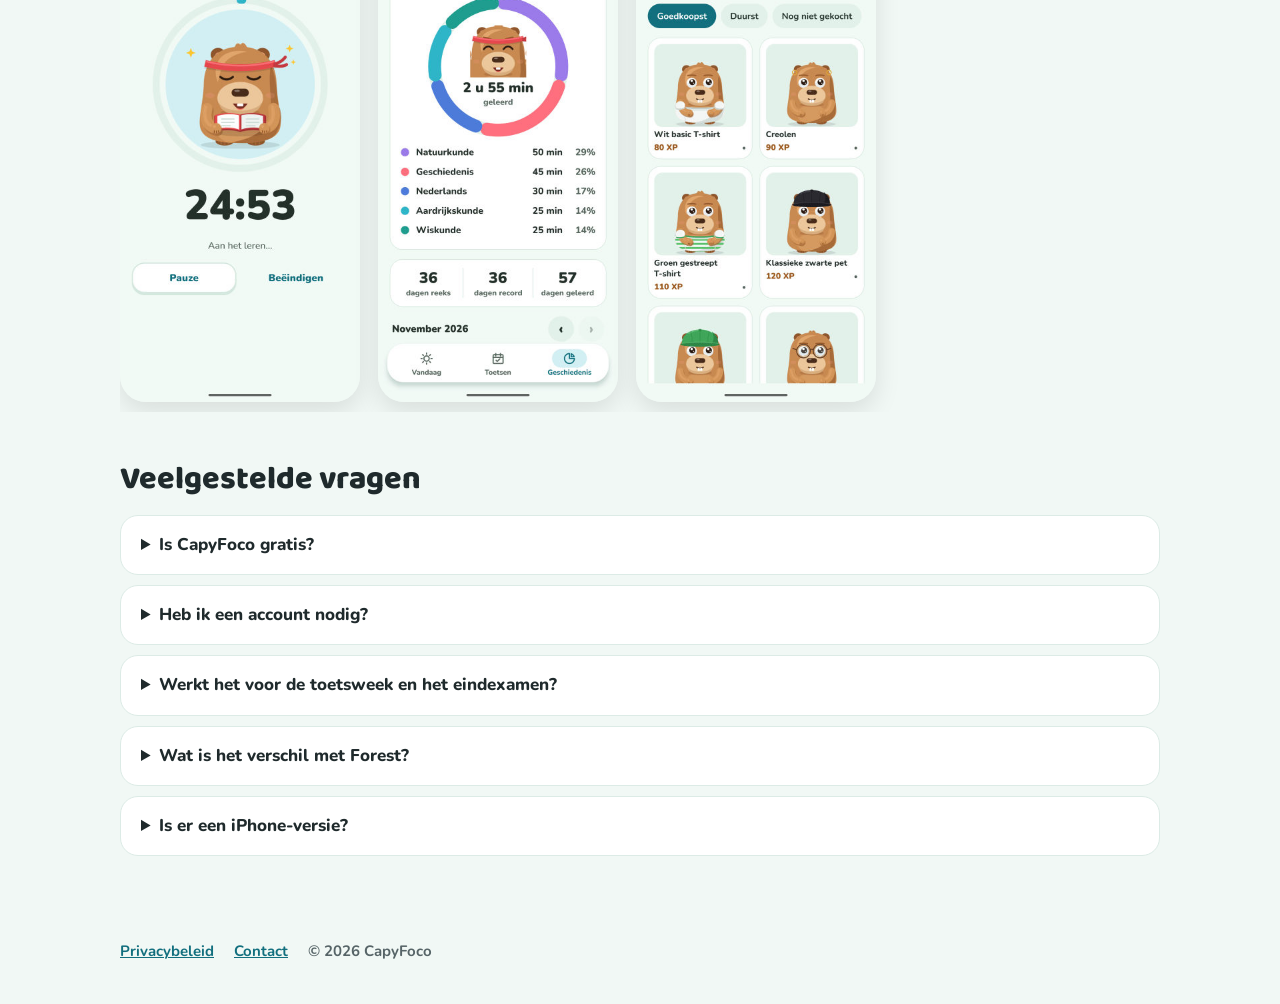
<file: nl.html>
<!doctype html>
<html lang="nl">
<head>
  <meta charset="utf-8">
  <meta name="viewport" content="width=device-width, initial-scale=1">
  <title>CapyFoco: studie-app met een virtuele capibara</title>
  <meta name="description" content="Leer elke dag met een capibara die met je meegroeit. Focustimer, leerreeks, aftellen naar toetsen en een modus die afleidende apps pauzeert. Gratis voor Android.">
  <link rel="canonical" href="https://samdemendes21.github.io/capyfoco/nl.html">
  <link rel="alternate" hreflang="pt-BR" href="https://samdemendes21.github.io/capyfoco/">
  <link rel="alternate" hreflang="en" href="https://samdemendes21.github.io/capyfoco/en.html">
  <link rel="alternate" hreflang="es" href="https://samdemendes21.github.io/capyfoco/es.html">
  <link rel="alternate" hreflang="fr" href="https://samdemendes21.github.io/capyfoco/fr.html">
  <link rel="alternate" hreflang="ja" href="https://samdemendes21.github.io/capyfoco/ja.html">
  <link rel="alternate" hreflang="de" href="https://samdemendes21.github.io/capyfoco/de.html">
  <link rel="alternate" hreflang="ko" href="https://samdemendes21.github.io/capyfoco/ko.html">
  <link rel="alternate" hreflang="zh-TW" href="https://samdemendes21.github.io/capyfoco/zh.html">
  <link rel="alternate" hreflang="it" href="https://samdemendes21.github.io/capyfoco/it.html">
  <link rel="alternate" hreflang="nl" href="https://samdemendes21.github.io/capyfoco/nl.html">
  <link rel="alternate" hreflang="id" href="https://samdemendes21.github.io/capyfoco/id.html">
  <link rel="alternate" hreflang="tr" href="https://samdemendes21.github.io/capyfoco/tr.html">
  <link rel="alternate" hreflang="vi" href="https://samdemendes21.github.io/capyfoco/vi.html">
  <link rel="alternate" hreflang="x-default" href="https://samdemendes21.github.io/capyfoco/en.html">
  <link rel="icon" href="favicon.png">
  <meta property="og:type" content="website">
  <meta property="og:title" content="CapyFoco: studie-app met een virtuele capibara">
  <meta property="og:description" content="Leer elke dag met een capibara die met je meegroeit. Focustimer, leerreeks, aftellen naar toetsen en een modus die afleidende apps pauzeert. Gratis voor Android.">
  <meta property="og:image" content="https://samdemendes21.github.io/capyfoco/img/nl-destaque.jpg">
  <meta property="og:url" content="https://samdemendes21.github.io/capyfoco/nl.html">
  <meta name="twitter:card" content="summary_large_image">
  <meta name="theme-color" content="#126F7E">
  <link rel="stylesheet" href="style.css">
  <script type="application/ld+json">[{"@context":"https://schema.org","@type":"MobileApplication","name":"CapyFoco","operatingSystem":"Android","applicationCategory":"EducationalApplication","description":"Leer elke dag met een capibara die met je meegroeit. Focustimer, leerreeks, aftellen naar toetsen en een modus die afleidende apps pauzeert. Gratis voor Android.","url":"https://samdemendes21.github.io/capyfoco/nl.html","inLanguage":"nl","image":"https://samdemendes21.github.io/capyfoco/img/nl-destaque.jpg","offers":{"@type":"Offer","price":"0","priceCurrency":"USD"},"author":{"@type":"Person","name":"Samuel Mendes"},"installUrl":"https://play.google.com/store/apps/details?id=br.app.capyfoco"},{"@context":"https://schema.org","@type":"FAQPage","mainEntity":[{"@type":"Question","name":"Is CapyFoco gratis?","acceptedAnswer":{"@type":"Answer","text":"Ja. De app is gratis met advertenties. Premium (optioneel) haalt de advertenties weg en ontgrendelt de beschermde modus, stille meldingen tijdens het leren en 3 reeksschilden per maand."}},{"@type":"Question","name":"Heb ik een account nodig?","acceptedAnswer":{"@type":"Answer","text":"Nee. Je gegevens blijven op je telefoon. Als je wilt, kun je ze synchroniseren met je eigen Google Drive."}},{"@type":"Question","name":"Werkt het voor de toetsweek en het eindexamen?","acceptedAnswer":{"@type":"Answer","text":"Ja. Voeg de datum toe, volg het aftellen en krijg herinneringen 7, 3 en 1 dag van tevoren."}},{"@type":"Question","name":"Wat is het verschil met Forest?","acceptedAnswer":{"@type":"Answer","text":"In Forest plant je bomen. In CapyFoco zorg je voor een capibara die meegroeit met je leren, met dagelijkse reeks, doelen en aftellen naar toetsen in één app."}},{"@type":"Question","name":"Is er een iPhone-versie?","acceptedAnswer":{"@type":"Answer","text":"Voorlopig alleen Android. Een iPhone-versie staat gepland."}}]}]</script>
</head>
<body>
  <header class="top">
    <a class="brand" href="nl.html"><img src="img/icon-192.png" alt="" width="36" height="36">CapyFoco</a>
    <details class="lang"><summary>Taal: Nederlands</summary><nav><a href="" hreflang="pt-BR" lang="pt-BR">Português</a><a href="en.html" hreflang="en" lang="en">English</a><a href="es.html" hreflang="es" lang="es">Español</a><a href="fr.html" hreflang="fr" lang="fr">Français</a><a href="ja.html" hreflang="ja" lang="ja">日本語</a><a href="de.html" hreflang="de" lang="de">Deutsch</a><a href="ko.html" hreflang="ko" lang="ko">한국어</a><a href="zh.html" hreflang="zh-TW" lang="zh-TW">繁體中文</a><a href="it.html" hreflang="it" lang="it">Italiano</a><a href="nl.html" aria-current="page" hreflang="nl" lang="nl">Nederlands</a><a href="id.html" hreflang="id" lang="id">Bahasa Indonesia</a><a href="tr.html" hreflang="tr" lang="tr">Türkçe</a><a href="vi.html" hreflang="vi" lang="vi">Tiếng Việt</a></nav></details>
  </header>
  <main>
    <section class="hero">
      <div class="hero-text">
        <h1>Leer elke dag met een capibara die met je meegroeit</h1>
        <p class="sub">Focustimer, dagelijkse reeks en aftellen naar je toetsen. Hoe meer je leert, hoe blijer en sterker je capibara wordt.</p>
        <p class="cta"><a class="btn" href="https://play.google.com/store/apps/details?id=br.app.capyfoco&amp;hl=nl" rel="noopener">Ontdek het op Google Play</a></p>
        <p class="note">Gratis voor Android. iPhone later.</p>
      </div>
      <img class="hero-img" src="img/nl-1hoje.jpg" alt="CapyFoco" width="360" height="800">
    </section>
    <section>
      <h2>Zo helpt CapyFoco</h2>
      <div class="features"><article><h3>Dagdoel en reeks</h3><p>Kies hoeveel minuten je per dag leert. Doel gehaald: je reeks groeit en je capibara viert feest.</p></article><article><h3>Echte focus</h3><p>Een timer met drie modi. In de beschermde modus verschijnt de capibara over de apps die je wilt vermijden.</p></article><article><h3>Toetsen in zicht</h3><p>Voeg je toets toe en zie hoeveel dagen het nog is. Elke dag krijg je een missie met het vak dat je het meest nodig heeft.</p></article><article><h3>Jouw capibara, jouw stijl</h3><p>Verdien XP met leren en ruil die in voor kleding en accessoires. Feestdagen en je verjaardag worden ook gevierd.</p></article></div>
    </section>
    <section>
      <h2>Kijk even binnen</h2>
      <div class="shots"><img src="img/nl-3foco.jpg" alt="CapyFoco" width="360" height="800" loading="lazy"><img src="img/nl-5historico.jpg" alt="CapyFoco" width="360" height="800" loading="lazy"><img src="img/nl-4loja.jpg" alt="CapyFoco" width="360" height="800" loading="lazy"></div>
    </section>
    <section>
      <h2>Veelgestelde vragen</h2>
      <div class="faq"><details><summary>Is CapyFoco gratis?</summary><p>Ja. De app is gratis met advertenties. Premium (optioneel) haalt de advertenties weg en ontgrendelt de beschermde modus, stille meldingen tijdens het leren en 3 reeksschilden per maand.</p></details><details><summary>Heb ik een account nodig?</summary><p>Nee. Je gegevens blijven op je telefoon. Als je wilt, kun je ze synchroniseren met je eigen Google Drive.</p></details><details><summary>Werkt het voor de toetsweek en het eindexamen?</summary><p>Ja. Voeg de datum toe, volg het aftellen en krijg herinneringen 7, 3 en 1 dag van tevoren.</p></details><details><summary>Wat is het verschil met Forest?</summary><p>In Forest plant je bomen. In CapyFoco zorg je voor een capibara die meegroeit met je leren, met dagelijkse reeks, doelen en aftellen naar toetsen in één app.</p></details><details><summary>Is er een iPhone-versie?</summary><p>Voorlopig alleen Android. Een iPhone-versie staat gepland.</p></details></div>
    </section>
  </main>
  <footer>
    <a href="https://samdemendes21.github.io/capyapps/capyfoco/privacidade/">Privacybeleid</a>
    <a href="mailto:osamdemendes@gmail.com">Contact</a>
    <span>© 2026 CapyFoco</span>
  </footer>
</body>
</html>
</file>
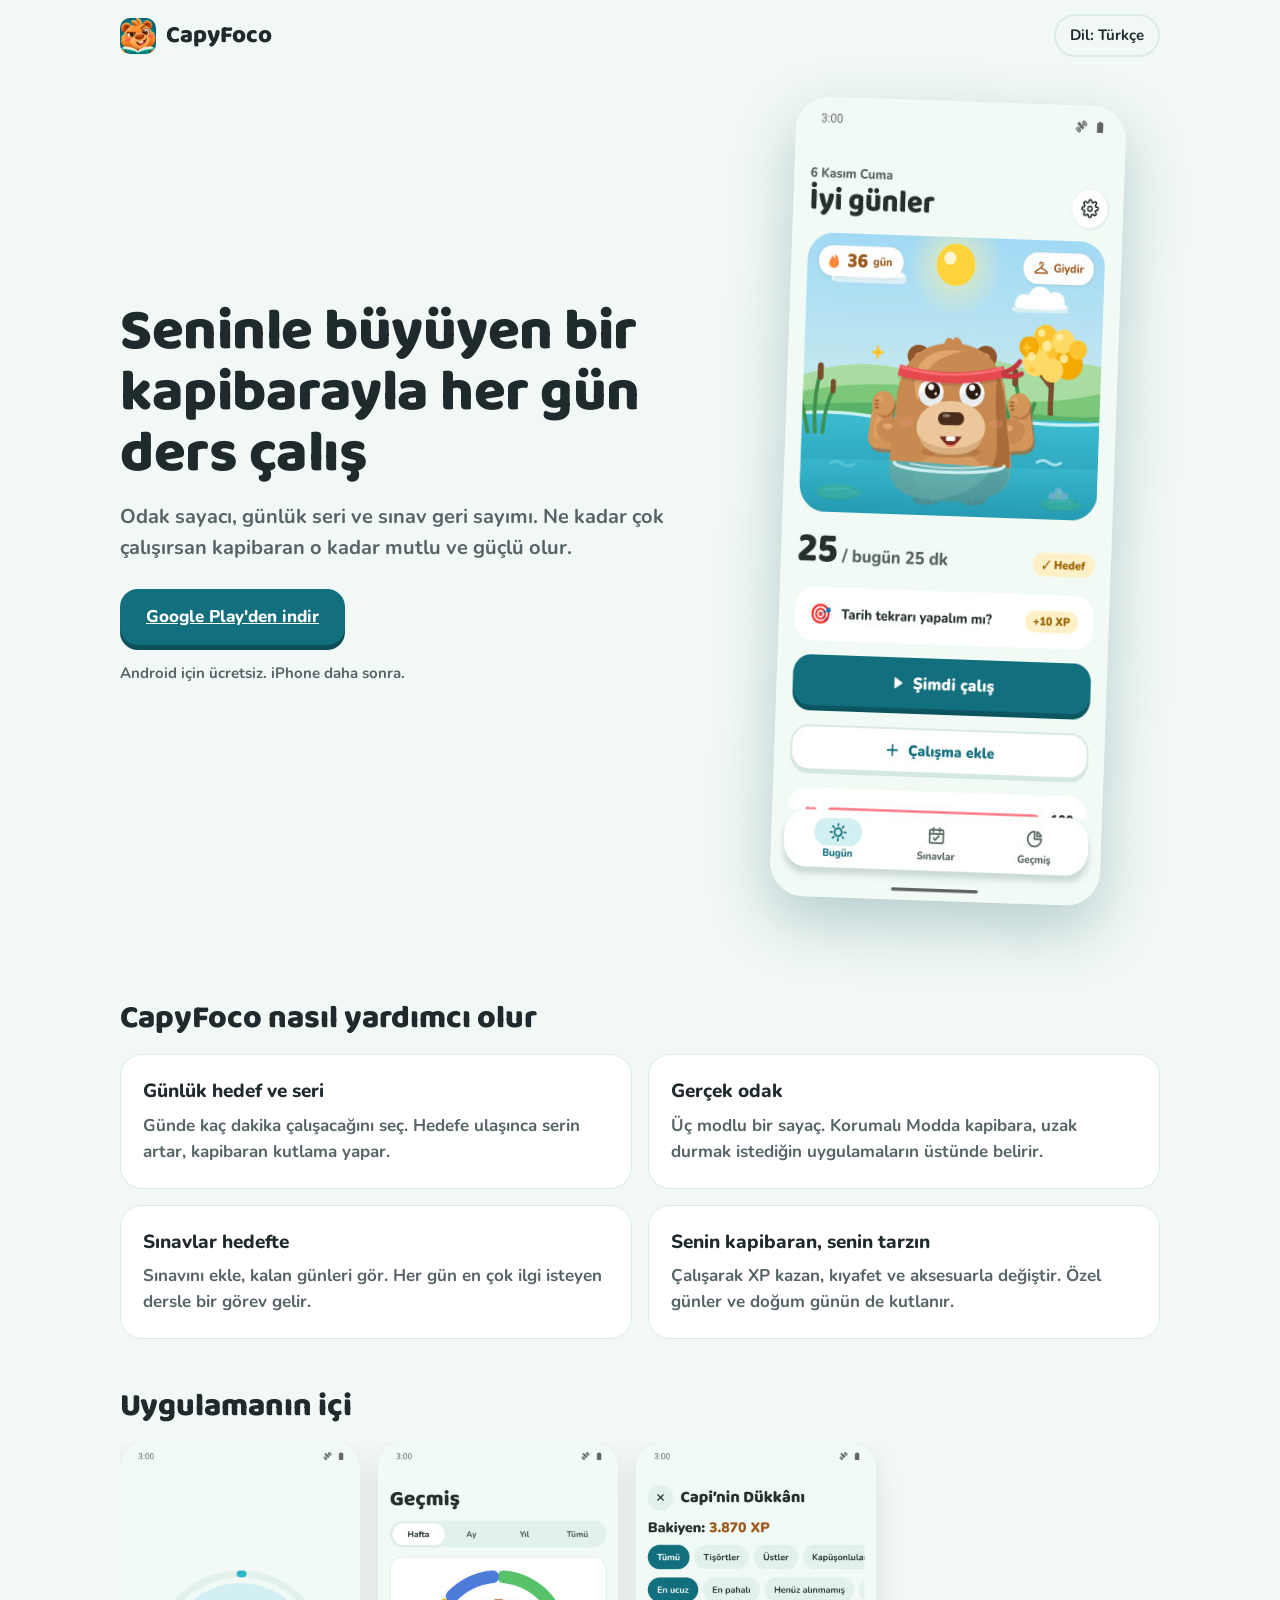
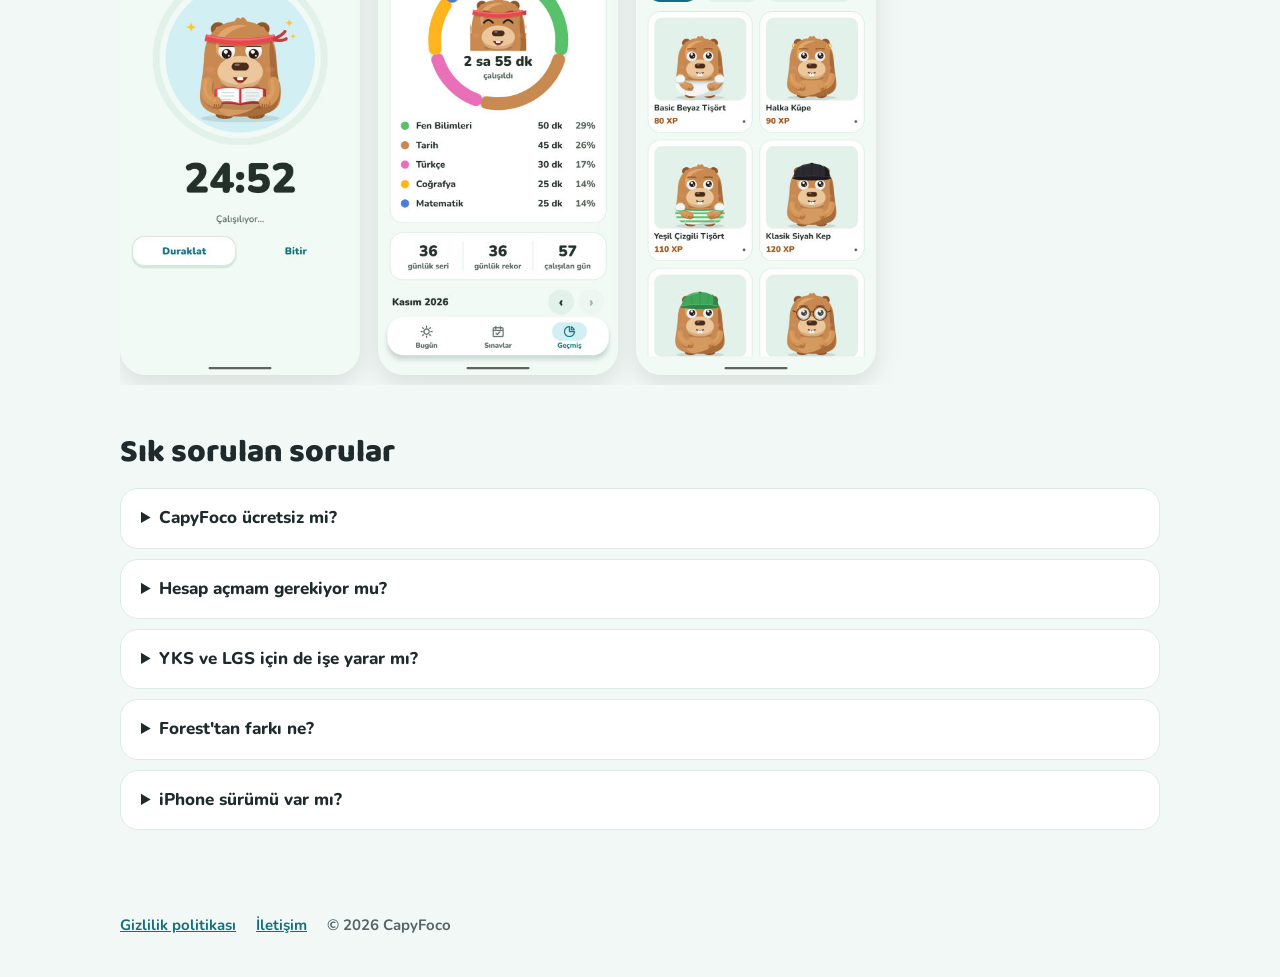
<file: tr.html>
<!doctype html>
<html lang="tr">
<head>
  <meta charset="utf-8">
  <meta name="viewport" content="width=device-width, initial-scale=1">
  <title>CapyFoco: sanal kapibaralı ders çalışma uygulaması</title>
  <meta name="description" content="Seninle büyüyen bir kapibarayla her gün ders çalış. Odak sayacı, çalışma serisi, sınav geri sayımı ve dikkat dağıtan uygulamaları duraklatan bir mod. Android için ücretsiz.">
  <link rel="canonical" href="https://samdemendes21.github.io/capyfoco/tr.html">
  <link rel="alternate" hreflang="pt-BR" href="https://samdemendes21.github.io/capyfoco/">
  <link rel="alternate" hreflang="en" href="https://samdemendes21.github.io/capyfoco/en.html">
  <link rel="alternate" hreflang="es" href="https://samdemendes21.github.io/capyfoco/es.html">
  <link rel="alternate" hreflang="fr" href="https://samdemendes21.github.io/capyfoco/fr.html">
  <link rel="alternate" hreflang="ja" href="https://samdemendes21.github.io/capyfoco/ja.html">
  <link rel="alternate" hreflang="de" href="https://samdemendes21.github.io/capyfoco/de.html">
  <link rel="alternate" hreflang="ko" href="https://samdemendes21.github.io/capyfoco/ko.html">
  <link rel="alternate" hreflang="zh-TW" href="https://samdemendes21.github.io/capyfoco/zh.html">
  <link rel="alternate" hreflang="it" href="https://samdemendes21.github.io/capyfoco/it.html">
  <link rel="alternate" hreflang="nl" href="https://samdemendes21.github.io/capyfoco/nl.html">
  <link rel="alternate" hreflang="id" href="https://samdemendes21.github.io/capyfoco/id.html">
  <link rel="alternate" hreflang="tr" href="https://samdemendes21.github.io/capyfoco/tr.html">
  <link rel="alternate" hreflang="vi" href="https://samdemendes21.github.io/capyfoco/vi.html">
  <link rel="alternate" hreflang="x-default" href="https://samdemendes21.github.io/capyfoco/en.html">
  <link rel="icon" href="favicon.png">
  <meta property="og:type" content="website">
  <meta property="og:title" content="CapyFoco: sanal kapibaralı ders çalışma uygulaması">
  <meta property="og:description" content="Seninle büyüyen bir kapibarayla her gün ders çalış. Odak sayacı, çalışma serisi, sınav geri sayımı ve dikkat dağıtan uygulamaları duraklatan bir mod. Android için ücretsiz.">
  <meta property="og:image" content="https://samdemendes21.github.io/capyfoco/img/tr-destaque.jpg">
  <meta property="og:url" content="https://samdemendes21.github.io/capyfoco/tr.html">
  <meta name="twitter:card" content="summary_large_image">
  <meta name="theme-color" content="#126F7E">
  <link rel="stylesheet" href="style.css">
  <script type="application/ld+json">[{"@context":"https://schema.org","@type":"MobileApplication","name":"CapyFoco","operatingSystem":"Android","applicationCategory":"EducationalApplication","description":"Seninle büyüyen bir kapibarayla her gün ders çalış. Odak sayacı, çalışma serisi, sınav geri sayımı ve dikkat dağıtan uygulamaları duraklatan bir mod. Android için ücretsiz.","url":"https://samdemendes21.github.io/capyfoco/tr.html","inLanguage":"tr","image":"https://samdemendes21.github.io/capyfoco/img/tr-destaque.jpg","offers":{"@type":"Offer","price":"0","priceCurrency":"USD"},"author":{"@type":"Person","name":"Samuel Mendes"},"installUrl":"https://play.google.com/store/apps/details?id=br.app.capyfoco"},{"@context":"https://schema.org","@type":"FAQPage","mainEntity":[{"@type":"Question","name":"CapyFoco ücretsiz mi?","acceptedAnswer":{"@type":"Answer","text":"Evet. Uygulama reklamlı ve ücretsizdir. Premium (isteğe bağlı) reklamları kaldırır; Korumalı Mod, odaklanırken sessiz bildirimler ve ayda 3 seri kalkanı sunar."}},{"@type":"Question","name":"Hesap açmam gerekiyor mu?","acceptedAnswer":{"@type":"Answer","text":"Hayır. Verilerin telefonunda kalır. İstersen kendi Google Drive'ınla eşitleyebilirsin."}},{"@type":"Question","name":"YKS ve LGS için de işe yarar mı?","acceptedAnswer":{"@type":"Answer","text":"Evet. Sınav tarihini ekle, geri sayımı takip et ve 7, 3 ve 1 gün önce hatırlatma al."}},{"@type":"Question","name":"Forest'tan farkı ne?","acceptedAnswer":{"@type":"Answer","text":"Forest'ta ağaç dikersin. CapyFoco'da çalıştıkça büyüyen bir kapibaraya bakarsın; günlük seri, hedefler ve sınav geri sayımı tek uygulamada."}},{"@type":"Question","name":"iPhone sürümü var mı?","acceptedAnswer":{"@type":"Answer","text":"Şimdilik sadece Android. iPhone sürümü planlanıyor."}}]}]</script>
</head>
<body>
  <header class="top">
    <a class="brand" href="tr.html"><img src="img/icon-192.png" alt="" width="36" height="36">CapyFoco</a>
    <details class="lang"><summary>Dil: Türkçe</summary><nav><a href="" hreflang="pt-BR" lang="pt-BR">Português</a><a href="en.html" hreflang="en" lang="en">English</a><a href="es.html" hreflang="es" lang="es">Español</a><a href="fr.html" hreflang="fr" lang="fr">Français</a><a href="ja.html" hreflang="ja" lang="ja">日本語</a><a href="de.html" hreflang="de" lang="de">Deutsch</a><a href="ko.html" hreflang="ko" lang="ko">한국어</a><a href="zh.html" hreflang="zh-TW" lang="zh-TW">繁體中文</a><a href="it.html" hreflang="it" lang="it">Italiano</a><a href="nl.html" hreflang="nl" lang="nl">Nederlands</a><a href="id.html" hreflang="id" lang="id">Bahasa Indonesia</a><a href="tr.html" aria-current="page" hreflang="tr" lang="tr">Türkçe</a><a href="vi.html" hreflang="vi" lang="vi">Tiếng Việt</a></nav></details>
  </header>
  <main>
    <section class="hero">
      <div class="hero-text">
        <h1>Seninle büyüyen bir kapibarayla her gün ders çalış</h1>
        <p class="sub">Odak sayacı, günlük seri ve sınav geri sayımı. Ne kadar çok çalışırsan kapibaran o kadar mutlu ve güçlü olur.</p>
        <p class="cta"><a class="btn" href="https://play.google.com/store/apps/details?id=br.app.capyfoco&amp;hl=tr" rel="noopener">Google Play'den indir</a></p>
        <p class="note">Android için ücretsiz. iPhone daha sonra.</p>
      </div>
      <img class="hero-img" src="img/tr-1hoje.jpg" alt="CapyFoco" width="360" height="800">
    </section>
    <section>
      <h2>CapyFoco nasıl yardımcı olur</h2>
      <div class="features"><article><h3>Günlük hedef ve seri</h3><p>Günde kaç dakika çalışacağını seç. Hedefe ulaşınca serin artar, kapibaran kutlama yapar.</p></article><article><h3>Gerçek odak</h3><p>Üç modlu bir sayaç. Korumalı Modda kapibara, uzak durmak istediğin uygulamaların üstünde belirir.</p></article><article><h3>Sınavlar hedefte</h3><p>Sınavını ekle, kalan günleri gör. Her gün en çok ilgi isteyen dersle bir görev gelir.</p></article><article><h3>Senin kapibaran, senin tarzın</h3><p>Çalışarak XP kazan, kıyafet ve aksesuarla değiştir. Özel günler ve doğum günün de kutlanır.</p></article></div>
    </section>
    <section>
      <h2>Uygulamanın içi</h2>
      <div class="shots"><img src="img/tr-3foco.jpg" alt="CapyFoco" width="360" height="800" loading="lazy"><img src="img/tr-5historico.jpg" alt="CapyFoco" width="360" height="800" loading="lazy"><img src="img/tr-4loja.jpg" alt="CapyFoco" width="360" height="800" loading="lazy"></div>
    </section>
    <section>
      <h2>Sık sorulan sorular</h2>
      <div class="faq"><details><summary>CapyFoco ücretsiz mi?</summary><p>Evet. Uygulama reklamlı ve ücretsizdir. Premium (isteğe bağlı) reklamları kaldırır; Korumalı Mod, odaklanırken sessiz bildirimler ve ayda 3 seri kalkanı sunar.</p></details><details><summary>Hesap açmam gerekiyor mu?</summary><p>Hayır. Verilerin telefonunda kalır. İstersen kendi Google Drive'ınla eşitleyebilirsin.</p></details><details><summary>YKS ve LGS için de işe yarar mı?</summary><p>Evet. Sınav tarihini ekle, geri sayımı takip et ve 7, 3 ve 1 gün önce hatırlatma al.</p></details><details><summary>Forest'tan farkı ne?</summary><p>Forest'ta ağaç dikersin. CapyFoco'da çalıştıkça büyüyen bir kapibaraya bakarsın; günlük seri, hedefler ve sınav geri sayımı tek uygulamada.</p></details><details><summary>iPhone sürümü var mı?</summary><p>Şimdilik sadece Android. iPhone sürümü planlanıyor.</p></details></div>
    </section>
  </main>
  <footer>
    <a href="https://samdemendes21.github.io/capyapps/capyfoco/privacidade/">Gizlilik politikası</a>
    <a href="mailto:osamdemendes@gmail.com">İletişim</a>
    <span>© 2026 CapyFoco</span>
  </footer>
</body>
</html>
</file>
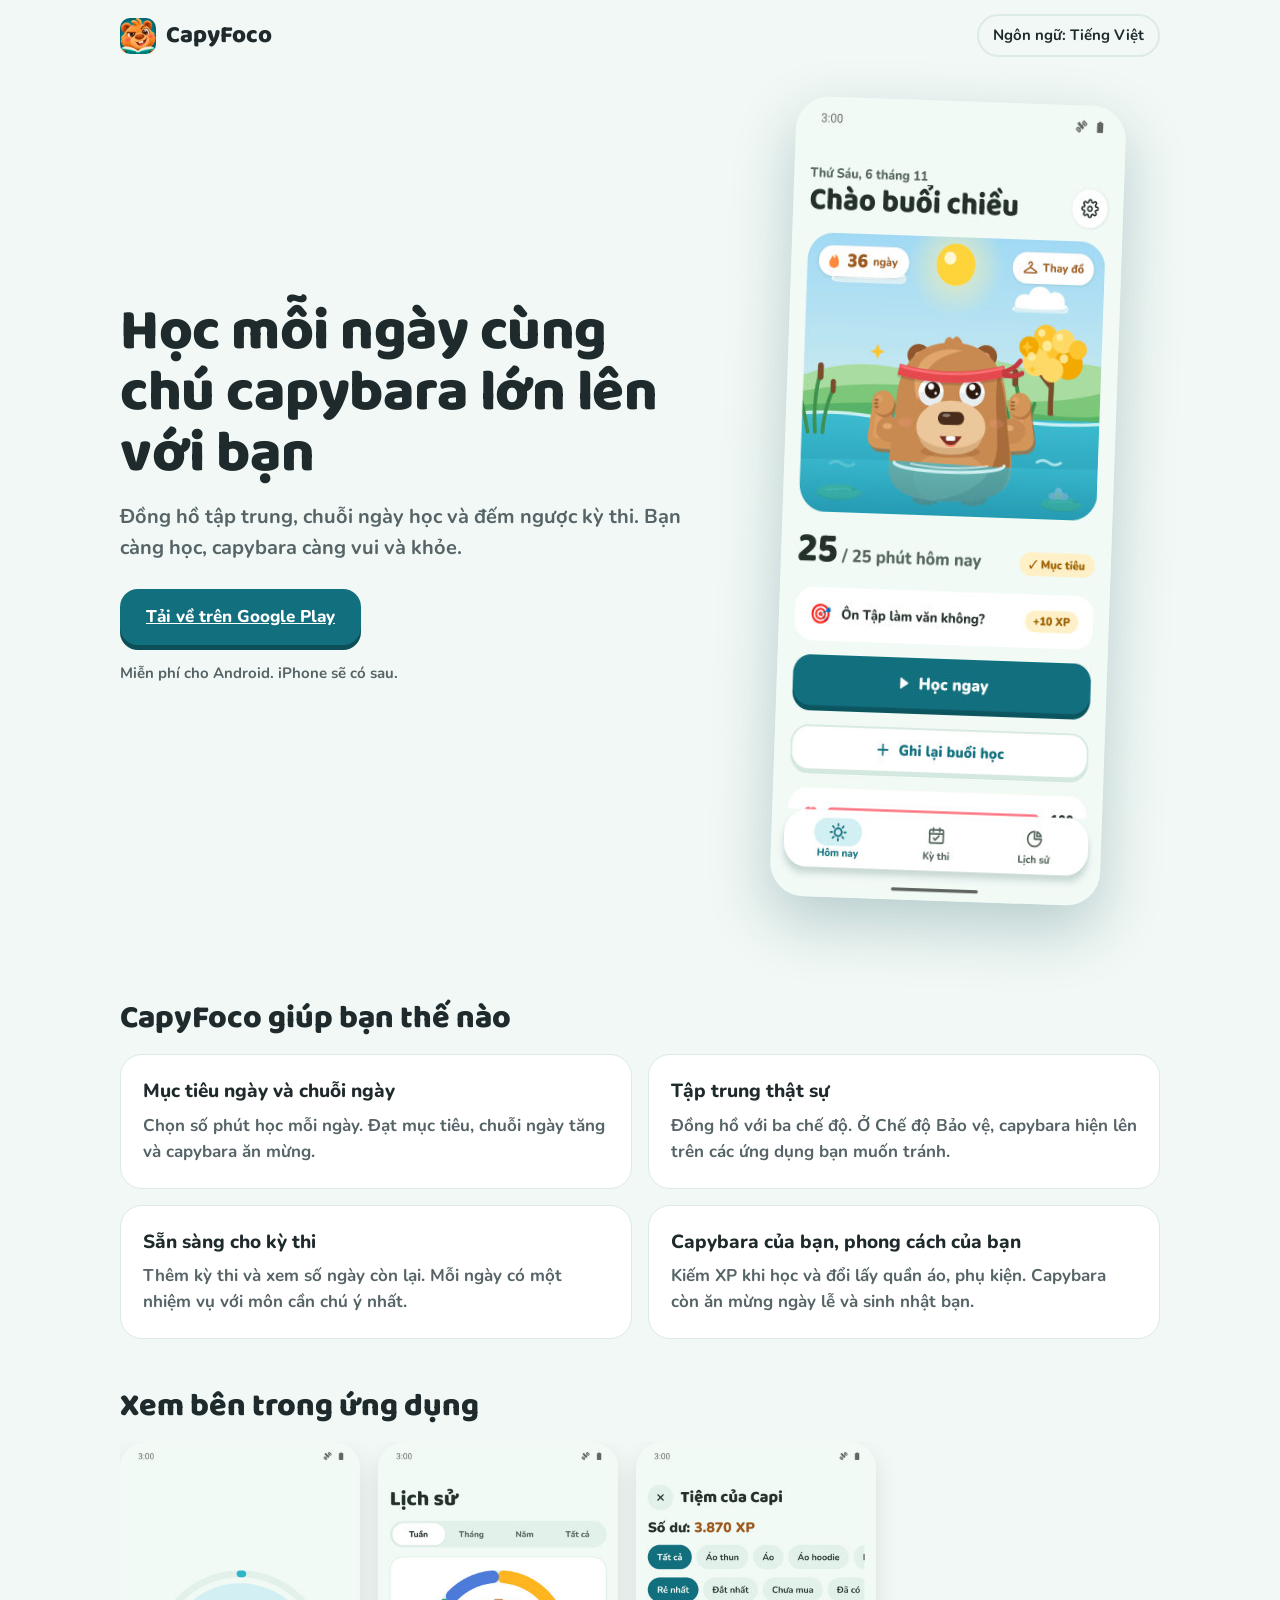
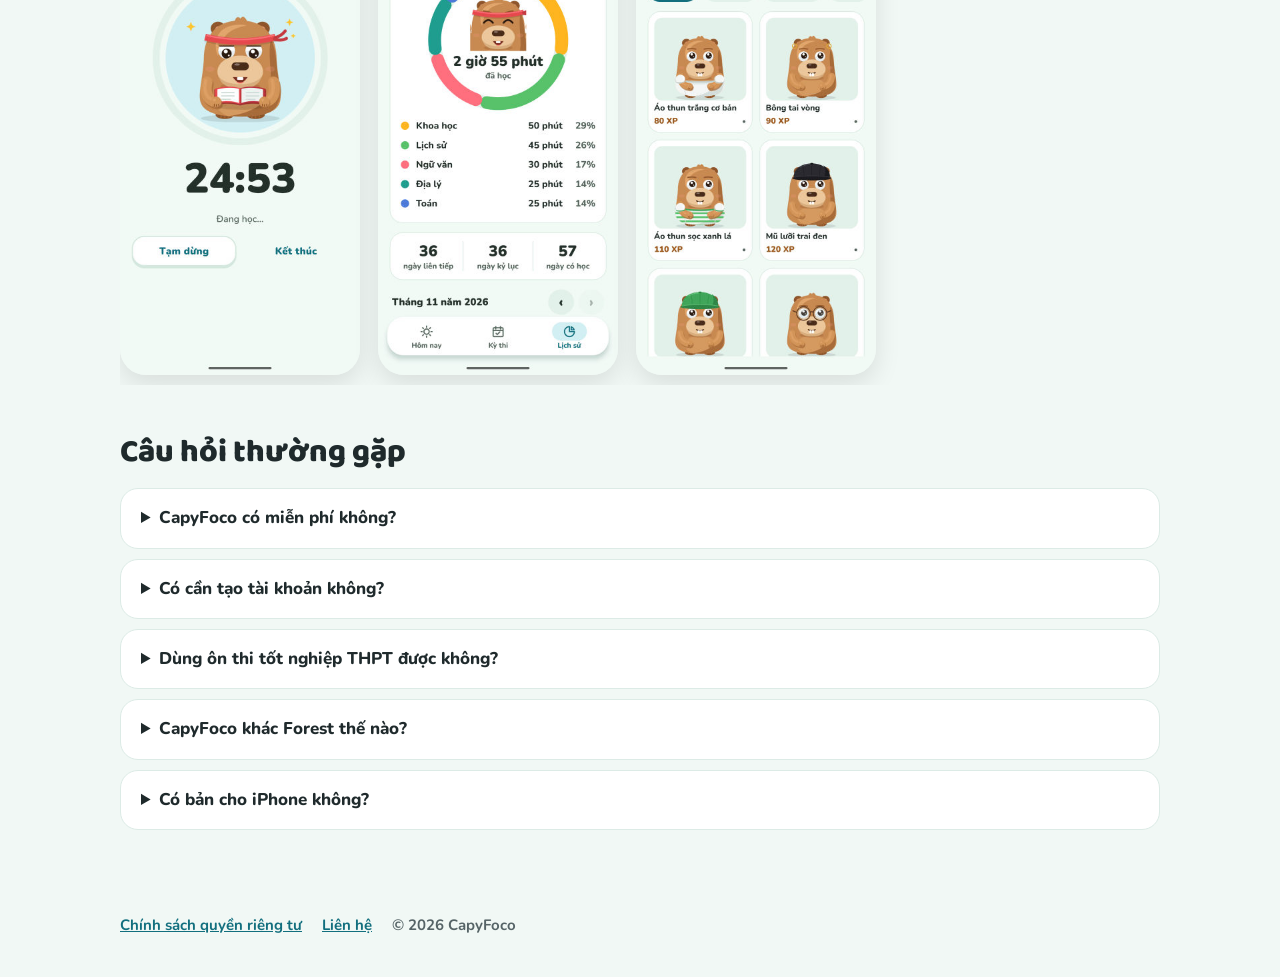
<file: vi.html>
<!doctype html>
<html lang="vi">
<head>
  <meta charset="utf-8">
  <meta name="viewport" content="width=device-width, initial-scale=1">
  <title>CapyFoco: ứng dụng học tập với chú capybara ảo</title>
  <meta name="description" content="Học mỗi ngày cùng chú capybara lớn lên với bạn. Đồng hồ tập trung, chuỗi ngày học, đếm ngược kỳ thi và chế độ tạm dừng các ứng dụng gây xao nhãng. Miễn phí cho Android.">
  <link rel="canonical" href="https://samdemendes21.github.io/capyfoco/vi.html">
  <link rel="alternate" hreflang="pt-BR" href="https://samdemendes21.github.io/capyfoco/">
  <link rel="alternate" hreflang="en" href="https://samdemendes21.github.io/capyfoco/en.html">
  <link rel="alternate" hreflang="es" href="https://samdemendes21.github.io/capyfoco/es.html">
  <link rel="alternate" hreflang="fr" href="https://samdemendes21.github.io/capyfoco/fr.html">
  <link rel="alternate" hreflang="ja" href="https://samdemendes21.github.io/capyfoco/ja.html">
  <link rel="alternate" hreflang="de" href="https://samdemendes21.github.io/capyfoco/de.html">
  <link rel="alternate" hreflang="ko" href="https://samdemendes21.github.io/capyfoco/ko.html">
  <link rel="alternate" hreflang="zh-TW" href="https://samdemendes21.github.io/capyfoco/zh.html">
  <link rel="alternate" hreflang="it" href="https://samdemendes21.github.io/capyfoco/it.html">
  <link rel="alternate" hreflang="nl" href="https://samdemendes21.github.io/capyfoco/nl.html">
  <link rel="alternate" hreflang="id" href="https://samdemendes21.github.io/capyfoco/id.html">
  <link rel="alternate" hreflang="tr" href="https://samdemendes21.github.io/capyfoco/tr.html">
  <link rel="alternate" hreflang="vi" href="https://samdemendes21.github.io/capyfoco/vi.html">
  <link rel="alternate" hreflang="x-default" href="https://samdemendes21.github.io/capyfoco/en.html">
  <link rel="icon" href="favicon.png">
  <meta property="og:type" content="website">
  <meta property="og:title" content="CapyFoco: ứng dụng học tập với chú capybara ảo">
  <meta property="og:description" content="Học mỗi ngày cùng chú capybara lớn lên với bạn. Đồng hồ tập trung, chuỗi ngày học, đếm ngược kỳ thi và chế độ tạm dừng các ứng dụng gây xao nhãng. Miễn phí cho Android.">
  <meta property="og:image" content="https://samdemendes21.github.io/capyfoco/img/vi-destaque.jpg">
  <meta property="og:url" content="https://samdemendes21.github.io/capyfoco/vi.html">
  <meta name="twitter:card" content="summary_large_image">
  <meta name="theme-color" content="#126F7E">
  <link rel="stylesheet" href="style.css">
  <script type="application/ld+json">[{"@context":"https://schema.org","@type":"MobileApplication","name":"CapyFoco","operatingSystem":"Android","applicationCategory":"EducationalApplication","description":"Học mỗi ngày cùng chú capybara lớn lên với bạn. Đồng hồ tập trung, chuỗi ngày học, đếm ngược kỳ thi và chế độ tạm dừng các ứng dụng gây xao nhãng. Miễn phí cho Android.","url":"https://samdemendes21.github.io/capyfoco/vi.html","inLanguage":"vi","image":"https://samdemendes21.github.io/capyfoco/img/vi-destaque.jpg","offers":{"@type":"Offer","price":"0","priceCurrency":"USD"},"author":{"@type":"Person","name":"Samuel Mendes"},"installUrl":"https://play.google.com/store/apps/details?id=br.app.capyfoco"},{"@context":"https://schema.org","@type":"FAQPage","mainEntity":[{"@type":"Question","name":"CapyFoco có miễn phí không?","acceptedAnswer":{"@type":"Answer","text":"Có. Ứng dụng miễn phí và có quảng cáo. Premium (không bắt buộc) bỏ quảng cáo và mở Chế độ Bảo vệ, tắt thông báo khi tập trung và 3 khiên chuỗi ngày mỗi tháng."}},{"@type":"Question","name":"Có cần tạo tài khoản không?","acceptedAnswer":{"@type":"Answer","text":"Không. Dữ liệu nằm trên điện thoại của bạn. Nếu muốn, bạn có thể đồng bộ với Google Drive của chính mình."}},{"@type":"Question","name":"Dùng ôn thi tốt nghiệp THPT được không?","acceptedAnswer":{"@type":"Answer","text":"Được. Thêm ngày thi, theo dõi đếm ngược và nhận nhắc nhở trước 7, 3 và 1 ngày."}},{"@type":"Question","name":"CapyFoco khác Forest thế nào?","acceptedAnswer":{"@type":"Answer","text":"Với Forest bạn trồng cây. Với CapyFoco bạn chăm một chú capybara lớn lên theo việc học, có chuỗi ngày, mục tiêu và đếm ngược kỳ thi trong cùng một ứng dụng."}},{"@type":"Question","name":"Có bản cho iPhone không?","acceptedAnswer":{"@type":"Answer","text":"Hiện chỉ có Android. Bản iPhone đang được lên kế hoạch."}}]}]</script>
</head>
<body>
  <header class="top">
    <a class="brand" href="vi.html"><img src="img/icon-192.png" alt="" width="36" height="36">CapyFoco</a>
    <details class="lang"><summary>Ngôn ngữ: Tiếng Việt</summary><nav><a href="" hreflang="pt-BR" lang="pt-BR">Português</a><a href="en.html" hreflang="en" lang="en">English</a><a href="es.html" hreflang="es" lang="es">Español</a><a href="fr.html" hreflang="fr" lang="fr">Français</a><a href="ja.html" hreflang="ja" lang="ja">日本語</a><a href="de.html" hreflang="de" lang="de">Deutsch</a><a href="ko.html" hreflang="ko" lang="ko">한국어</a><a href="zh.html" hreflang="zh-TW" lang="zh-TW">繁體中文</a><a href="it.html" hreflang="it" lang="it">Italiano</a><a href="nl.html" hreflang="nl" lang="nl">Nederlands</a><a href="id.html" hreflang="id" lang="id">Bahasa Indonesia</a><a href="tr.html" hreflang="tr" lang="tr">Türkçe</a><a href="vi.html" aria-current="page" hreflang="vi" lang="vi">Tiếng Việt</a></nav></details>
  </header>
  <main>
    <section class="hero">
      <div class="hero-text">
        <h1>Học mỗi ngày cùng chú capybara lớn lên với bạn</h1>
        <p class="sub">Đồng hồ tập trung, chuỗi ngày học và đếm ngược kỳ thi. Bạn càng học, capybara càng vui và khỏe.</p>
        <p class="cta"><a class="btn" href="https://play.google.com/store/apps/details?id=br.app.capyfoco&amp;hl=vi" rel="noopener">Tải về trên Google Play</a></p>
        <p class="note">Miễn phí cho Android. iPhone sẽ có sau.</p>
      </div>
      <img class="hero-img" src="img/vi-1hoje.jpg" alt="CapyFoco" width="360" height="800">
    </section>
    <section>
      <h2>CapyFoco giúp bạn thế nào</h2>
      <div class="features"><article><h3>Mục tiêu ngày và chuỗi ngày</h3><p>Chọn số phút học mỗi ngày. Đạt mục tiêu, chuỗi ngày tăng và capybara ăn mừng.</p></article><article><h3>Tập trung thật sự</h3><p>Đồng hồ với ba chế độ. Ở Chế độ Bảo vệ, capybara hiện lên trên các ứng dụng bạn muốn tránh.</p></article><article><h3>Sẵn sàng cho kỳ thi</h3><p>Thêm kỳ thi và xem số ngày còn lại. Mỗi ngày có một nhiệm vụ với môn cần chú ý nhất.</p></article><article><h3>Capybara của bạn, phong cách của bạn</h3><p>Kiếm XP khi học và đổi lấy quần áo, phụ kiện. Capybara còn ăn mừng ngày lễ và sinh nhật bạn.</p></article></div>
    </section>
    <section>
      <h2>Xem bên trong ứng dụng</h2>
      <div class="shots"><img src="img/vi-3foco.jpg" alt="CapyFoco" width="360" height="800" loading="lazy"><img src="img/vi-5historico.jpg" alt="CapyFoco" width="360" height="800" loading="lazy"><img src="img/vi-4loja.jpg" alt="CapyFoco" width="360" height="800" loading="lazy"></div>
    </section>
    <section>
      <h2>Câu hỏi thường gặp</h2>
      <div class="faq"><details><summary>CapyFoco có miễn phí không?</summary><p>Có. Ứng dụng miễn phí và có quảng cáo. Premium (không bắt buộc) bỏ quảng cáo và mở Chế độ Bảo vệ, tắt thông báo khi tập trung và 3 khiên chuỗi ngày mỗi tháng.</p></details><details><summary>Có cần tạo tài khoản không?</summary><p>Không. Dữ liệu nằm trên điện thoại của bạn. Nếu muốn, bạn có thể đồng bộ với Google Drive của chính mình.</p></details><details><summary>Dùng ôn thi tốt nghiệp THPT được không?</summary><p>Được. Thêm ngày thi, theo dõi đếm ngược và nhận nhắc nhở trước 7, 3 và 1 ngày.</p></details><details><summary>CapyFoco khác Forest thế nào?</summary><p>Với Forest bạn trồng cây. Với CapyFoco bạn chăm một chú capybara lớn lên theo việc học, có chuỗi ngày, mục tiêu và đếm ngược kỳ thi trong cùng một ứng dụng.</p></details><details><summary>Có bản cho iPhone không?</summary><p>Hiện chỉ có Android. Bản iPhone đang được lên kế hoạch.</p></details></div>
    </section>
  </main>
  <footer>
    <a href="https://samdemendes21.github.io/capyapps/capyfoco/privacidade/">Chính sách quyền riêng tư</a>
    <a href="mailto:osamdemendes@gmail.com">Liên hệ</a>
    <span>© 2026 CapyFoco</span>
  </footer>
</body>
</html>
</file>
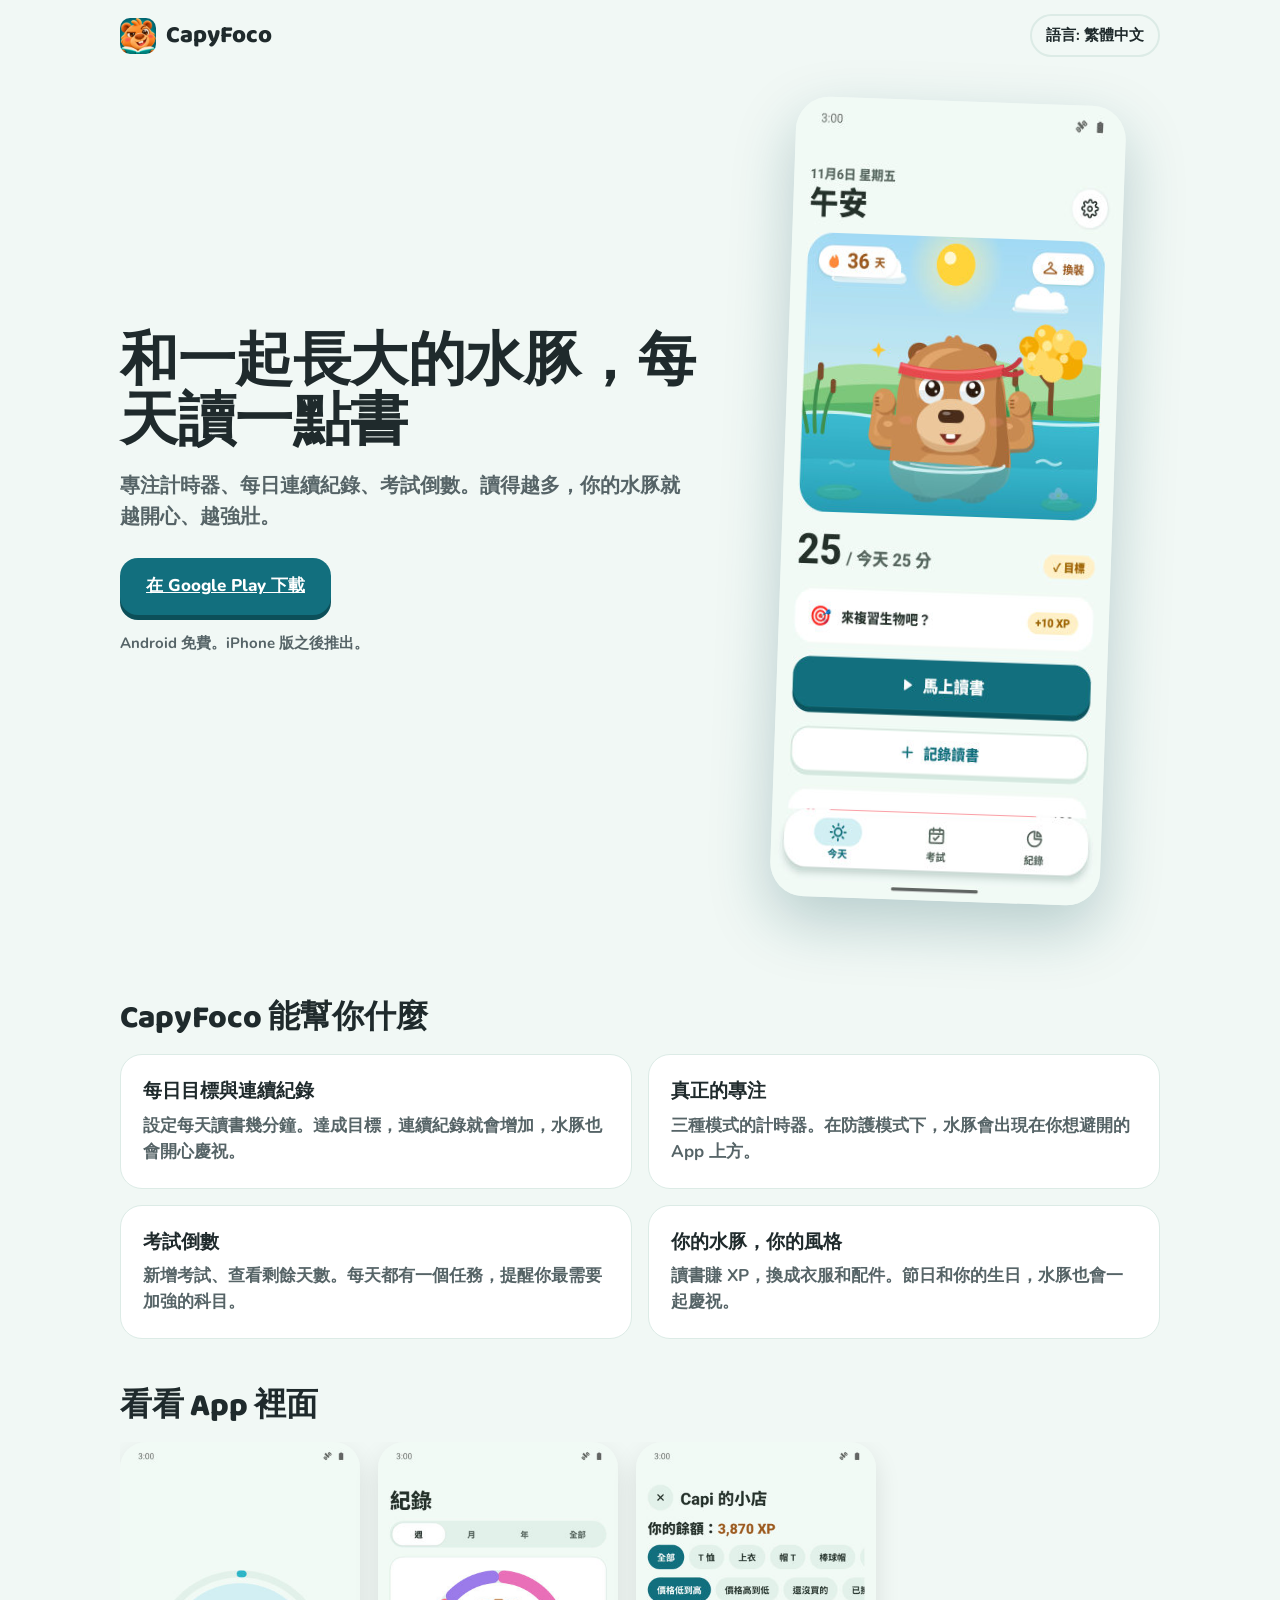
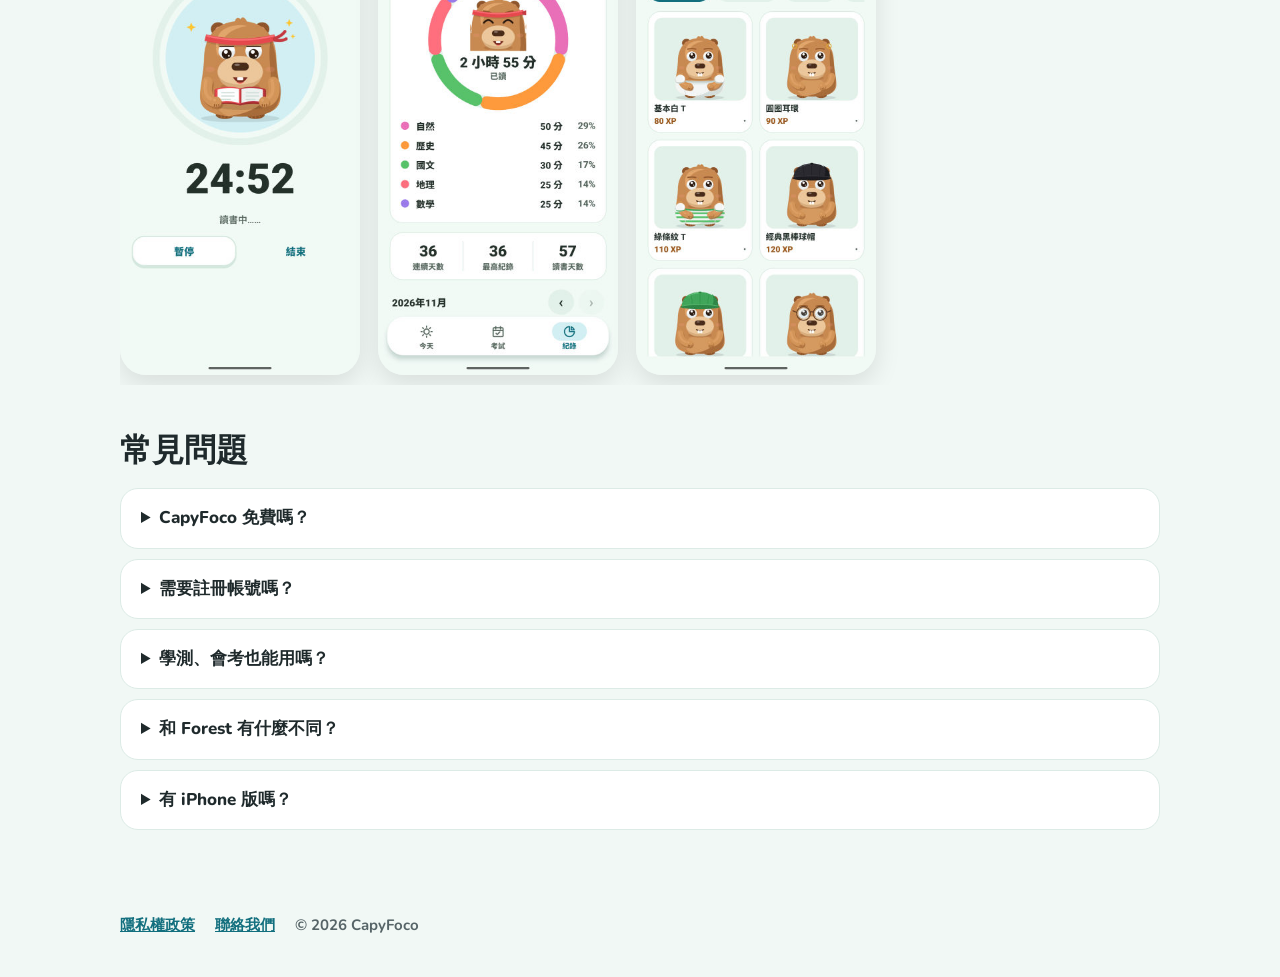
<file: zh.html>
<!doctype html>
<html lang="zh-TW">
<head>
  <meta charset="utf-8">
  <meta name="viewport" content="width=device-width, initial-scale=1">
  <title>CapyFoco：和虛擬水豚一起讀書的 App</title>
  <meta name="description" content="和一起長大的水豚每天讀書。專注計時器、連續紀錄、考試倒數，還有暫停讓你分心的 App 的模式。Android 免費下載。">
  <link rel="canonical" href="https://samdemendes21.github.io/capyfoco/zh.html">
  <link rel="alternate" hreflang="pt-BR" href="https://samdemendes21.github.io/capyfoco/">
  <link rel="alternate" hreflang="en" href="https://samdemendes21.github.io/capyfoco/en.html">
  <link rel="alternate" hreflang="es" href="https://samdemendes21.github.io/capyfoco/es.html">
  <link rel="alternate" hreflang="fr" href="https://samdemendes21.github.io/capyfoco/fr.html">
  <link rel="alternate" hreflang="ja" href="https://samdemendes21.github.io/capyfoco/ja.html">
  <link rel="alternate" hreflang="de" href="https://samdemendes21.github.io/capyfoco/de.html">
  <link rel="alternate" hreflang="ko" href="https://samdemendes21.github.io/capyfoco/ko.html">
  <link rel="alternate" hreflang="zh-TW" href="https://samdemendes21.github.io/capyfoco/zh.html">
  <link rel="alternate" hreflang="it" href="https://samdemendes21.github.io/capyfoco/it.html">
  <link rel="alternate" hreflang="nl" href="https://samdemendes21.github.io/capyfoco/nl.html">
  <link rel="alternate" hreflang="id" href="https://samdemendes21.github.io/capyfoco/id.html">
  <link rel="alternate" hreflang="tr" href="https://samdemendes21.github.io/capyfoco/tr.html">
  <link rel="alternate" hreflang="vi" href="https://samdemendes21.github.io/capyfoco/vi.html">
  <link rel="alternate" hreflang="x-default" href="https://samdemendes21.github.io/capyfoco/en.html">
  <link rel="icon" href="favicon.png">
  <meta property="og:type" content="website">
  <meta property="og:title" content="CapyFoco：和虛擬水豚一起讀書的 App">
  <meta property="og:description" content="和一起長大的水豚每天讀書。專注計時器、連續紀錄、考試倒數，還有暫停讓你分心的 App 的模式。Android 免費下載。">
  <meta property="og:image" content="https://samdemendes21.github.io/capyfoco/img/zh-destaque.jpg">
  <meta property="og:url" content="https://samdemendes21.github.io/capyfoco/zh.html">
  <meta name="twitter:card" content="summary_large_image">
  <meta name="theme-color" content="#126F7E">
  <link rel="stylesheet" href="style.css">
  <script type="application/ld+json">[{"@context":"https://schema.org","@type":"MobileApplication","name":"CapyFoco","operatingSystem":"Android","applicationCategory":"EducationalApplication","description":"和一起長大的水豚每天讀書。專注計時器、連續紀錄、考試倒數，還有暫停讓你分心的 App 的模式。Android 免費下載。","url":"https://samdemendes21.github.io/capyfoco/zh.html","inLanguage":"zh-TW","image":"https://samdemendes21.github.io/capyfoco/img/zh-destaque.jpg","offers":{"@type":"Offer","price":"0","priceCurrency":"USD"},"author":{"@type":"Person","name":"Samuel Mendes"},"installUrl":"https://play.google.com/store/apps/details?id=br.app.capyfoco"},{"@context":"https://schema.org","@type":"FAQPage","mainEntity":[{"@type":"Question","name":"CapyFoco 免費嗎？","acceptedAnswer":{"@type":"Answer","text":"是的，App 免費並含廣告。進階版（可選）會移除廣告，並開啟防護模式、專注時靜音通知和每月 3 個連續紀錄保護。"}},{"@type":"Question","name":"需要註冊帳號嗎？","acceptedAnswer":{"@type":"Answer","text":"不需要。資料都存在你的手機裡，也可以選擇同步到你自己的 Google 雲端硬碟。"}},{"@type":"Question","name":"學測、會考也能用嗎？","acceptedAnswer":{"@type":"Answer","text":"可以。新增考試日期就能看到倒數，並在考前 7 天、3 天和 1 天收到提醒。"}},{"@type":"Question","name":"和 Forest 有什麼不同？","acceptedAnswer":{"@type":"Answer","text":"Forest 是種樹；CapyFoco 是照顧一隻隨著你讀書長大的水豚，連續紀錄、目標和考試倒數都在同一個 App。"}},{"@type":"Question","name":"有 iPhone 版嗎？","acceptedAnswer":{"@type":"Answer","text":"目前只有 Android，iPhone 版已在規劃中。"}}]}]</script>
</head>
<body>
  <header class="top">
    <a class="brand" href="zh.html"><img src="img/icon-192.png" alt="" width="36" height="36">CapyFoco</a>
    <details class="lang"><summary>語言: 繁體中文</summary><nav><a href="" hreflang="pt-BR" lang="pt-BR">Português</a><a href="en.html" hreflang="en" lang="en">English</a><a href="es.html" hreflang="es" lang="es">Español</a><a href="fr.html" hreflang="fr" lang="fr">Français</a><a href="ja.html" hreflang="ja" lang="ja">日本語</a><a href="de.html" hreflang="de" lang="de">Deutsch</a><a href="ko.html" hreflang="ko" lang="ko">한국어</a><a href="zh.html" aria-current="page" hreflang="zh-TW" lang="zh-TW">繁體中文</a><a href="it.html" hreflang="it" lang="it">Italiano</a><a href="nl.html" hreflang="nl" lang="nl">Nederlands</a><a href="id.html" hreflang="id" lang="id">Bahasa Indonesia</a><a href="tr.html" hreflang="tr" lang="tr">Türkçe</a><a href="vi.html" hreflang="vi" lang="vi">Tiếng Việt</a></nav></details>
  </header>
  <main>
    <section class="hero">
      <div class="hero-text">
        <h1>和一起長大的水豚，每天讀一點書</h1>
        <p class="sub">專注計時器、每日連續紀錄、考試倒數。讀得越多，你的水豚就越開心、越強壯。</p>
        <p class="cta"><a class="btn" href="https://play.google.com/store/apps/details?id=br.app.capyfoco&amp;hl=zh-TW" rel="noopener">在 Google Play 下載</a></p>
        <p class="note">Android 免費。iPhone 版之後推出。</p>
      </div>
      <img class="hero-img" src="img/zh-1hoje.jpg" alt="CapyFoco" width="360" height="800">
    </section>
    <section>
      <h2>CapyFoco 能幫你什麼</h2>
      <div class="features"><article><h3>每日目標與連續紀錄</h3><p>設定每天讀書幾分鐘。達成目標，連續紀錄就會增加，水豚也會開心慶祝。</p></article><article><h3>真正的專注</h3><p>三種模式的計時器。在防護模式下，水豚會出現在你想避開的 App 上方。</p></article><article><h3>考試倒數</h3><p>新增考試、查看剩餘天數。每天都有一個任務，提醒你最需要加強的科目。</p></article><article><h3>你的水豚，你的風格</h3><p>讀書賺 XP，換成衣服和配件。節日和你的生日，水豚也會一起慶祝。</p></article></div>
    </section>
    <section>
      <h2>看看 App 裡面</h2>
      <div class="shots"><img src="img/zh-3foco.jpg" alt="CapyFoco" width="360" height="800" loading="lazy"><img src="img/zh-5historico.jpg" alt="CapyFoco" width="360" height="800" loading="lazy"><img src="img/zh-4loja.jpg" alt="CapyFoco" width="360" height="800" loading="lazy"></div>
    </section>
    <section>
      <h2>常見問題</h2>
      <div class="faq"><details><summary>CapyFoco 免費嗎？</summary><p>是的，App 免費並含廣告。進階版（可選）會移除廣告，並開啟防護模式、專注時靜音通知和每月 3 個連續紀錄保護。</p></details><details><summary>需要註冊帳號嗎？</summary><p>不需要。資料都存在你的手機裡，也可以選擇同步到你自己的 Google 雲端硬碟。</p></details><details><summary>學測、會考也能用嗎？</summary><p>可以。新增考試日期就能看到倒數，並在考前 7 天、3 天和 1 天收到提醒。</p></details><details><summary>和 Forest 有什麼不同？</summary><p>Forest 是種樹；CapyFoco 是照顧一隻隨著你讀書長大的水豚，連續紀錄、目標和考試倒數都在同一個 App。</p></details><details><summary>有 iPhone 版嗎？</summary><p>目前只有 Android，iPhone 版已在規劃中。</p></details></div>
    </section>
  </main>
  <footer>
    <a href="https://samdemendes21.github.io/capyapps/capyfoco/privacidade/">隱私權政策</a>
    <a href="mailto:osamdemendes@gmail.com">聯絡我們</a>
    <span>© 2026 CapyFoco</span>
  </footer>
</body>
</html>
</file>
<file: style.css>
@font-face{font-family:Baloo;src:url(fonts/baloo2-800.ttf);font-weight:800;font-display:swap}
@font-face{font-family:Nunito;src:url(fonts/nunito-700.ttf);font-weight:700;font-display:swap}
@font-face{font-family:Nunito;src:url(fonts/nunito-800.ttf);font-weight:800;font-display:swap}
:root{--bg:#F1F8F5;--ink:#1F2A2C;--muted:#566467;--teal:#126F7E;--teal-d:#0C4F59;--card:#fff;--gold:#FFC531;--line:#DCEBE6}
@media (prefers-color-scheme:dark){:root{--bg:#0F1D20;--ink:#EAF4F2;--muted:#A9BDBA;--card:#17292D;--line:#25403F}}
*{box-sizing:border-box}
body{margin:0;background:var(--bg);color:var(--ink);font:700 17px/1.55 Nunito,system-ui,sans-serif}
.top{display:flex;justify-content:space-between;align-items:center;gap:12px;padding:14px 20px;max-width:1080px;margin:0 auto}
.brand{display:flex;align-items:center;gap:10px;color:var(--ink);text-decoration:none;font:800 24px Baloo,sans-serif}
.brand img{border-radius:10px}
.lang{position:relative}.lang summary{cursor:pointer;list-style:none;padding:8px 14px;border:2px solid var(--line);border-radius:999px;font-size:15px}
.lang nav{position:absolute;right:0;top:46px;z-index:5;background:var(--card);border:1px solid var(--line);border-radius:16px;padding:8px;display:grid;grid-template-columns:1fr 1fr;gap:2px;width:300px;box-shadow:0 12px 30px rgba(0,0,0,.12)}
.lang nav a{padding:7px 10px;border-radius:10px;color:var(--ink);text-decoration:none;font-size:15px}.lang nav a:hover,.lang nav a[aria-current]{background:var(--bg)}
main{max-width:1080px;margin:0 auto;padding:0 20px}
.hero{display:grid;grid-template-columns:1.15fr .85fr;gap:40px;align-items:center;padding:30px 0 50px}
h1{font:800 clamp(34px,5.4vw,58px)/1.05 Baloo,sans-serif;margin:0 0 16px;letter-spacing:-.5px}
h2{font:800 32px/1.1 Baloo,sans-serif;margin:50px 0 18px}
h3{margin:0 0 6px;font-size:19px;font-weight:800}
.sub{font-size:20px;color:var(--muted);margin:0 0 26px;max-width:34em}
.btn{display:inline-block;background:var(--teal);color:#fff;padding:15px 26px;border-radius:18px;box-shadow:0 5px 0 var(--teal-d);font-weight:800}
.note{color:var(--muted);font-size:15px}
.hero-img{width:100%;max-width:330px;justify-self:center;border-radius:34px;box-shadow:0 24px 60px rgba(12,79,89,.25);transform:rotate(2deg)}
.features{display:grid;grid-template-columns:repeat(2,1fr);gap:16px}
.features article{background:var(--card);border:1px solid var(--line);border-radius:22px;padding:22px}
.features p,.faq p{margin:0;color:var(--muted)}
.shots{display:flex;gap:18px;overflow-x:auto;padding-bottom:10px;scroll-snap-type:x mandatory}
.shots img{width:240px;height:auto;border-radius:26px;scroll-snap-align:start;box-shadow:0 10px 26px rgba(0,0,0,.1)}
.faq details{background:var(--card);border:1px solid var(--line);border-radius:18px;padding:16px 20px;margin-bottom:10px}
.faq summary{cursor:pointer;font-weight:800}.faq p{margin-top:10px}
footer{max-width:1080px;margin:60px auto 0;padding:24px 20px 40px;display:flex;flex-wrap:wrap;gap:20px;color:var(--muted);font-size:15px}
footer a{color:var(--teal)}
@media (max-width:760px){.hero{grid-template-columns:1fr}.hero-img{max-width:260px}.features{grid-template-columns:1fr}}
</file>
